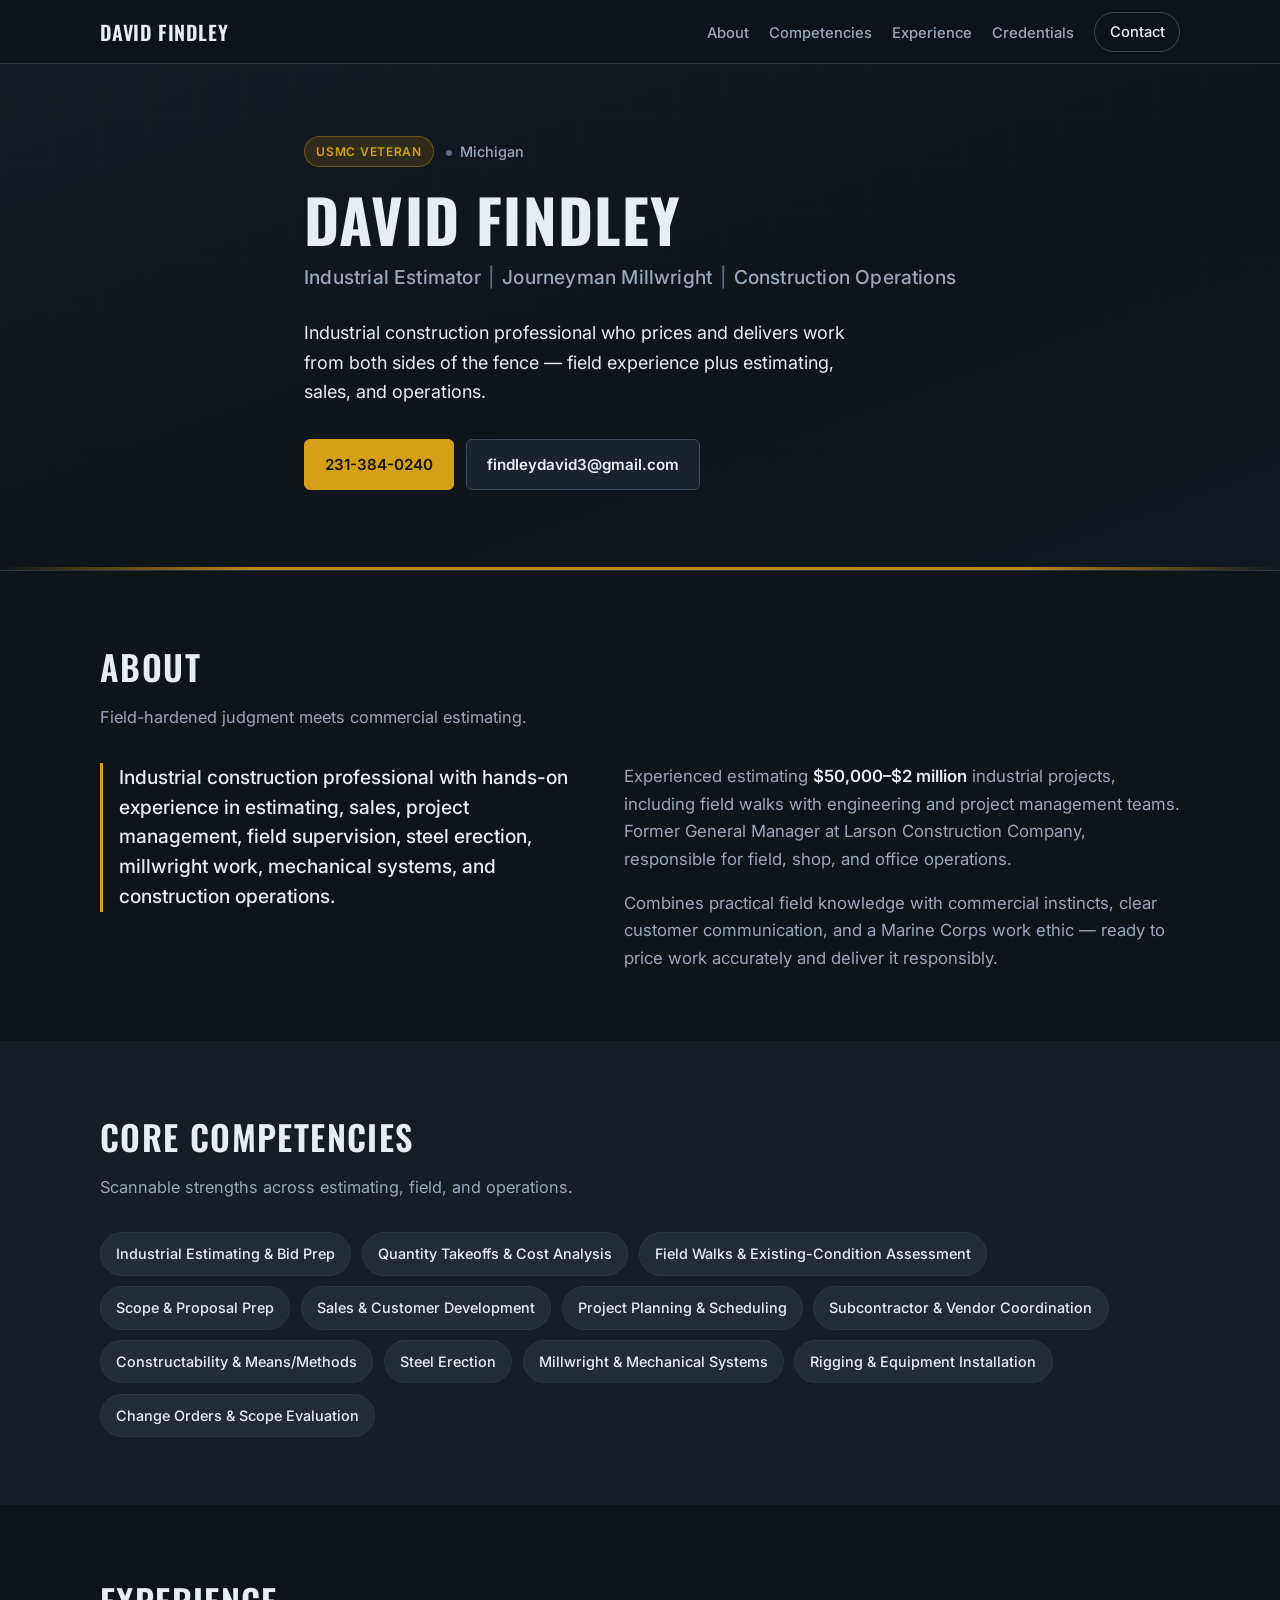
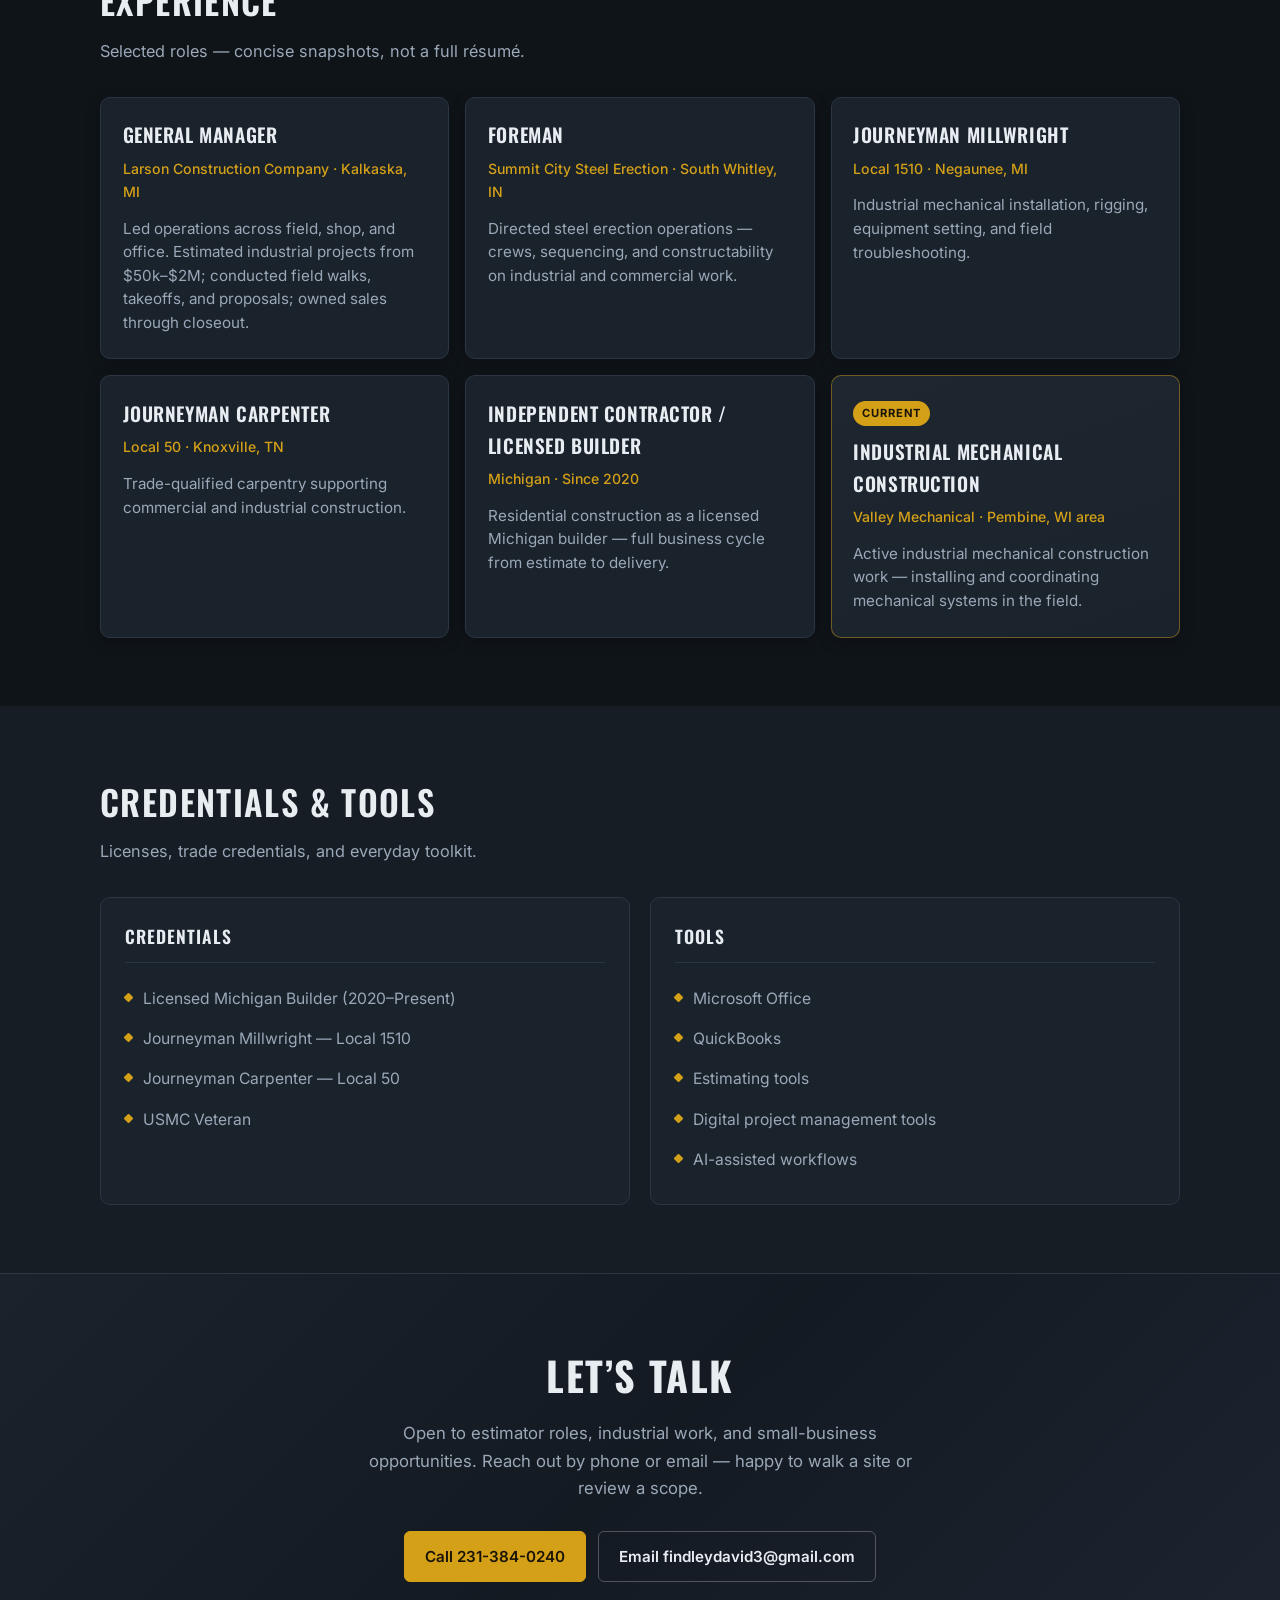
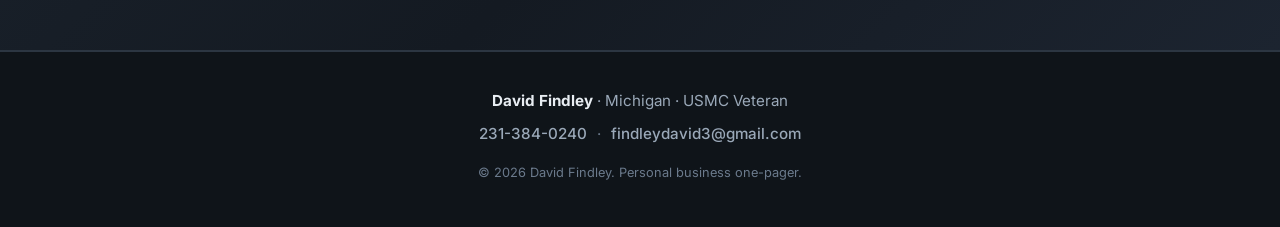
<file: index.html>
<!DOCTYPE html>
<html lang="en">
<head>
  <meta charset="UTF-8">
  <meta name="viewport" content="width=device-width, initial-scale=1.0">
  <meta name="description" content="David Findley — Industrial Estimator, Journeyman Millwright, and Construction Operations professional based in Michigan.">
  <title>David Findley | Industrial Estimator &amp; Construction Operations</title>
  <link rel="preconnect" href="https://fonts.googleapis.com">
  <link rel="preconnect" href="https://fonts.gstatic.com" crossorigin>
  <link href="https://fonts.googleapis.com/css2?family=Inter:wght@400;500;600;700&family=Oswald:wght@500;600;700&display=swap" rel="stylesheet">
  <link rel="stylesheet" href="styles.css">
</head>
<body>
  <a class="skip-link" href="#main">Skip to content</a>

  <header class="site-header">
    <div class="container header-inner">
      <a class="logo" href="#top">David Findley</a>
      <button class="nav-toggle" type="button" aria-expanded="false" aria-controls="site-nav" aria-label="Toggle navigation">
        <span class="nav-toggle-bar" aria-hidden="true"></span>
        <span class="nav-toggle-bar" aria-hidden="true"></span>
        <span class="nav-toggle-bar" aria-hidden="true"></span>
      </button>
      <nav id="site-nav" class="site-nav" aria-label="Primary">
        <ul>
          <li><a href="#about">About</a></li>
          <li><a href="#competencies">Competencies</a></li>
          <li><a href="#experience">Experience</a></li>
          <li><a href="#credentials">Credentials</a></li>
          <li><a class="nav-cta" href="#contact">Contact</a></li>
        </ul>
      </nav>
    </div>
  </header>

  <main id="main">
    <section id="top" class="hero">
      <div class="container hero-inner">
        <p class="eyebrow">
          <span class="tag">USMC Veteran</span>
          <span class="loc">Michigan</span>
        </p>
        <h1>David Findley</h1>
        <p class="headline">Industrial Estimator <span class="sep">|</span> Journeyman Millwright <span class="sep">|</span> Construction Operations</p>
        <p class="pitch">Industrial construction professional who prices and delivers work from both sides of the fence — field experience plus estimating, sales, and operations.</p>
        <div class="hero-actions">
          <a class="btn btn-primary" href="tel:+12313840240">231-384-0240</a>
          <a class="btn btn-secondary" href="mailto:findleydavid3@gmail.com">findleydavid3@gmail.com</a>
        </div>
      </div>
      <div class="hero-accent" aria-hidden="true"></div>
    </section>

    <section id="about" class="section about">
      <div class="container">
        <div class="section-head">
          <h2>About</h2>
          <p class="section-lede">Field-hardened judgment meets commercial estimating.</p>
        </div>
        <div class="about-grid">
          <p class="about-lead">Industrial construction professional with hands-on experience in estimating, sales, project management, field supervision, steel erection, millwright work, mechanical systems, and construction operations.</p>
          <div class="about-body">
            <p>Experienced estimating <strong>$50,000–$2 million</strong> industrial projects, including field walks with engineering and project management teams. Former General Manager at Larson Construction Company, responsible for field, shop, and office operations.</p>
            <p>Combines practical field knowledge with commercial instincts, clear customer communication, and a Marine Corps work ethic — ready to price work accurately and deliver it responsibly.</p>
          </div>
        </div>
      </div>
    </section>

    <section id="competencies" class="section competencies">
      <div class="container">
        <div class="section-head">
          <h2>Core Competencies</h2>
          <p class="section-lede">Scannable strengths across estimating, field, and operations.</p>
        </div>
        <ul class="chip-grid">
          <li>Industrial Estimating &amp; Bid Prep</li>
          <li>Quantity Takeoffs &amp; Cost Analysis</li>
          <li>Field Walks &amp; Existing-Condition Assessment</li>
          <li>Scope &amp; Proposal Prep</li>
          <li>Sales &amp; Customer Development</li>
          <li>Project Planning &amp; Scheduling</li>
          <li>Subcontractor &amp; Vendor Coordination</li>
          <li>Constructability &amp; Means/Methods</li>
          <li>Steel Erection</li>
          <li>Millwright &amp; Mechanical Systems</li>
          <li>Rigging &amp; Equipment Installation</li>
          <li>Change Orders &amp; Scope Evaluation</li>
        </ul>
      </div>
    </section>

    <section id="experience" class="section experience">
      <div class="container">
        <div class="section-head">
          <h2>Experience</h2>
          <p class="section-lede">Selected roles — concise snapshots, not a full résumé.</p>
        </div>
        <div class="exp-grid">
          <article class="exp-card">
            <h3>General Manager</h3>
            <p class="exp-meta">Larson Construction Company · Kalkaska, MI</p>
            <p>Led operations across field, shop, and office. Estimated industrial projects from $50k–$2M; conducted field walks, takeoffs, and proposals; owned sales through closeout.</p>
          </article>
          <article class="exp-card">
            <h3>Foreman</h3>
            <p class="exp-meta">Summit City Steel Erection · South Whitley, IN</p>
            <p>Directed steel erection operations — crews, sequencing, and constructability on industrial and commercial work.</p>
          </article>
          <article class="exp-card">
            <h3>Journeyman Millwright</h3>
            <p class="exp-meta">Local 1510 · Negaunee, MI</p>
            <p>Industrial mechanical installation, rigging, equipment setting, and field troubleshooting.</p>
          </article>
          <article class="exp-card">
            <h3>Journeyman Carpenter</h3>
            <p class="exp-meta">Local 50 · Knoxville, TN</p>
            <p>Trade-qualified carpentry supporting commercial and industrial construction.</p>
          </article>
          <article class="exp-card">
            <h3>Independent Contractor / Licensed Builder</h3>
            <p class="exp-meta">Michigan · Since 2020</p>
            <p>Residential construction as a licensed Michigan builder — full business cycle from estimate to delivery.</p>
          </article>
          <article class="exp-card current">
            <p class="badge">Current</p>
            <h3>Industrial Mechanical Construction</h3>
            <p class="exp-meta">Valley Mechanical · Pembine, WI area</p>
            <p>Active industrial mechanical construction work — installing and coordinating mechanical systems in the field.</p>
          </article>
        </div>
      </div>
    </section>

    <section id="credentials" class="section credentials">
      <div class="container">
        <div class="section-head">
          <h2>Credentials &amp; Tools</h2>
          <p class="section-lede">Licenses, trade credentials, and everyday toolkit.</p>
        </div>
        <div class="cred-grid">
          <div class="cred-block">
            <h3>Credentials</h3>
            <ul class="cred-list">
              <li>Licensed Michigan Builder (2020–Present)</li>
              <li>Journeyman Millwright — Local 1510</li>
              <li>Journeyman Carpenter — Local 50</li>
              <li>USMC Veteran</li>
            </ul>
          </div>
          <div class="cred-block">
            <h3>Tools</h3>
            <ul class="cred-list">
              <li>Microsoft Office</li>
              <li>QuickBooks</li>
              <li>Estimating tools</li>
              <li>Digital project management tools</li>
              <li>AI-assisted workflows</li>
            </ul>
          </div>
        </div>
      </div>
    </section>

    <section id="contact" class="section cta">
      <div class="container cta-inner">
        <h2>Let’s talk</h2>
        <p class="cta-copy">Open to estimator roles, industrial work, and small-business opportunities. Reach out by phone or email — happy to walk a site or review a scope.</p>
        <div class="cta-actions">
          <a class="btn btn-primary" href="tel:+12313840240">Call 231-384-0240</a>
          <a class="btn btn-ghost" href="mailto:findleydavid3@gmail.com">Email findleydavid3@gmail.com</a>
        </div>
      </div>
    </section>
  </main>

  <footer class="site-footer">
    <div class="container footer-inner">
      <p><strong>David Findley</strong> · Michigan · USMC Veteran</p>
      <p class="footer-contact">
        <a href="tel:+12313840240">231-384-0240</a>
        <span aria-hidden="true">·</span>
        <a href="mailto:findleydavid3@gmail.com">findleydavid3@gmail.com</a>
      </p>
      <p class="footer-note">&copy; <span id="year"></span> David Findley. Personal business one-pager.</p>
    </div>
  </footer>

  <script>
    (function () {
      var year = document.getElementById('year');
      if (year) year.textContent = new Date().getFullYear();

      var toggle = document.querySelector('.nav-toggle');
      var nav = document.getElementById('site-nav');
      if (!toggle || !nav) return;

      function setOpen(open) {
        toggle.setAttribute('aria-expanded', open ? 'true' : 'false');
        nav.classList.toggle('is-open', open);
        document.body.classList.toggle('nav-open', open);
      }

      toggle.addEventListener('click', function () {
        setOpen(toggle.getAttribute('aria-expanded') !== 'true');
      });

      nav.querySelectorAll('a').forEach(function (link) {
        link.addEventListener('click', function () { setOpen(false); });
      });

      document.addEventListener('keydown', function (e) {
        if (e.key === 'Escape') setOpen(false);
      });
    })();
  </script>
</body>
</html>
</file>
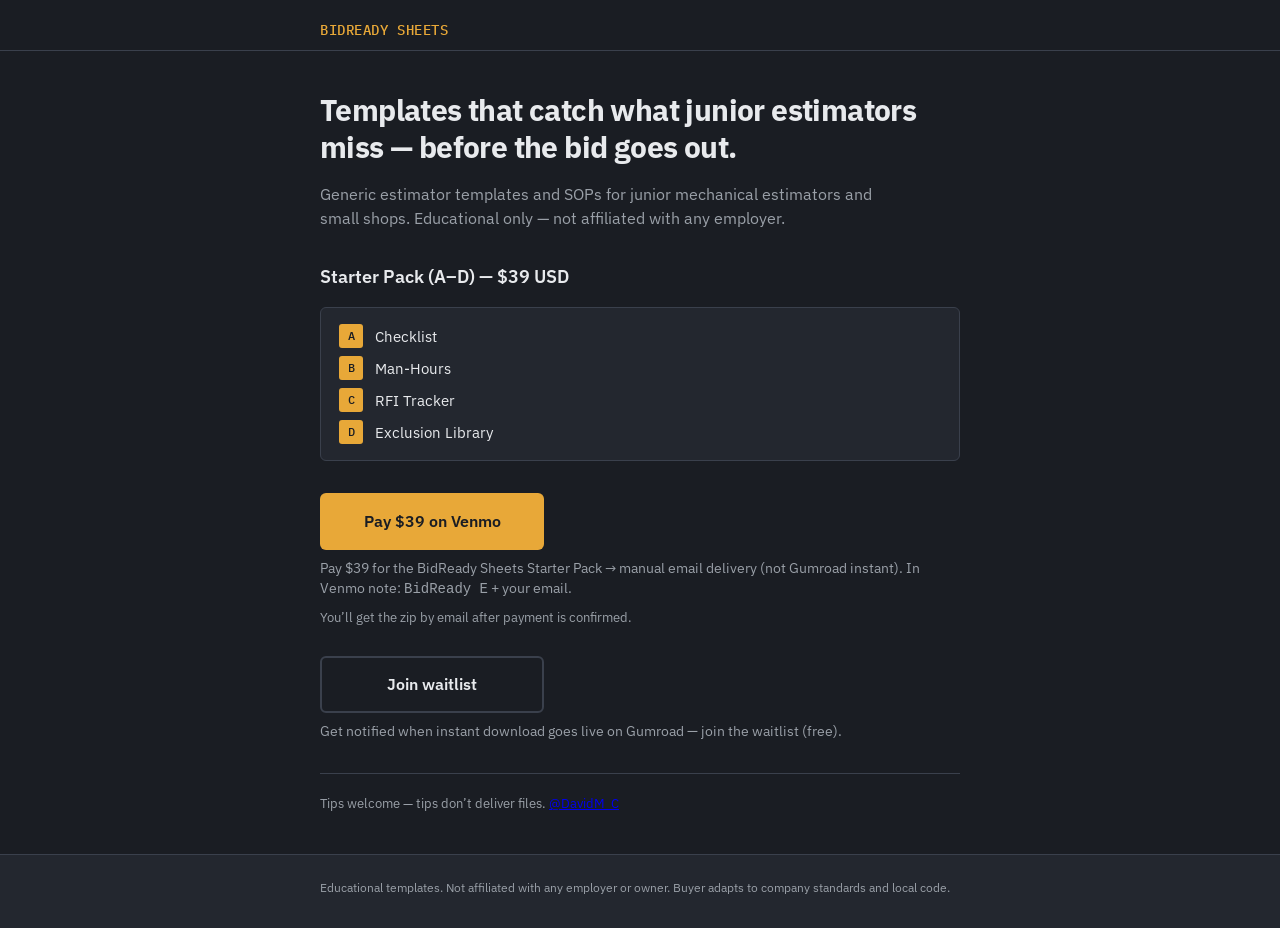
<file: bidready/index.html>
<!DOCTYPE html>
<html lang="en">
<head>
  <meta charset="utf-8">
  <meta name="viewport" content="width=device-width, initial-scale=1">
  <title>BidReady Sheets — Estimator Templates ($39 Starter Pack)</title>
  <meta name="description" content="BidReady Sheets: mechanical bid checklist, man-hour sheets, RFI tracker, and exclusion library for junior estimators and small shops. $39 Starter Pack.">
  <link rel="preconnect" href="https://fonts.googleapis.com">
  <link rel="preconnect" href="https://fonts.gstatic.com" crossorigin>
  <link href="https://fonts.googleapis.com/css2?family=IBM+Plex+Sans:wght@400;500;600;700&family=IBM+Plex+Mono:wght@500&display=swap" rel="stylesheet">
  <link rel="stylesheet" href="styles.css">
</head>
<body>
  <header class="site-header">
    <div class="wrap">
      <p class="brand">BidReady Sheets</p>
    </div>
  </header>

  <main>
    <section class="hero">
      <div class="wrap">
        <h1>Templates that catch what junior estimators miss — before the bid goes out.</h1>
        <p class="pitch">
          Generic estimator templates and SOPs for junior mechanical estimators and small shops.
          Educational only — not affiliated with any employer.
        </p>
      </div>
    </section>

    <section class="offer" aria-labelledby="offer-heading">
      <div class="wrap">
        <h2 id="offer-heading">Starter Pack (A–D) — $39 USD</h2>
        <ul class="pack-list">
          <li><span class="code">A</span> Checklist</li>
          <li><span class="code">B</span> Man-Hours</li>
          <li><span class="code">C</span> RFI Tracker</li>
          <li><span class="code">D</span> Exclusion Library</li>
        </ul>

        <div class="ctas">
          <div class="cta-block cta-primary">
            <a class="btn btn-primary" href="https://www.venmo.com/u/DavidM_C" rel="noopener noreferrer" target="_blank">
              Pay $39 on Venmo
            </a>
            <p class="cta-label">Pay $39 for the BidReady Sheets Starter Pack → manual email delivery (not Gumroad instant). In Venmo note: <code>BidReady E</code> + your email.</p>
            <p class="cta-note">You’ll get the zip by email after payment is confirmed.</p>
          </div>

          <div class="cta-block cta-secondary" id="waitlist-cta" data-waitlist-url="https://docs.google.com/forms/d/e/1FAIpQLScsigMcEKyfSms5F79d9JfUnnQNsliT8HWE4-Dtl1nuiigbdw/viewform">
            <a class="btn btn-secondary" href="https://docs.google.com/forms/d/e/1FAIpQLScsigMcEKyfSms5F79d9JfUnnQNsliT8HWE4-Dtl1nuiigbdw/viewform" rel="noopener noreferrer" target="_blank">Join waitlist</a>
            <p class="cta-label">Get notified when instant download goes live on Gumroad — join the waitlist (free).</p>
          </div>
        </div>

        <p class="tip-line tip-only">Tips welcome — tips don’t deliver files. <a href="https://www.venmo.com/u/DavidM_C" rel="noopener noreferrer" target="_blank">@DavidM_C</a></p>
      </div>
    </section>
  </main>

  <footer class="site-footer">
    <div class="wrap">
      <p>Educational templates. Not affiliated with any employer or owner. Buyer adapts to company standards and local code.</p>
    </div>
  </footer>
</body>
</html>
</file>
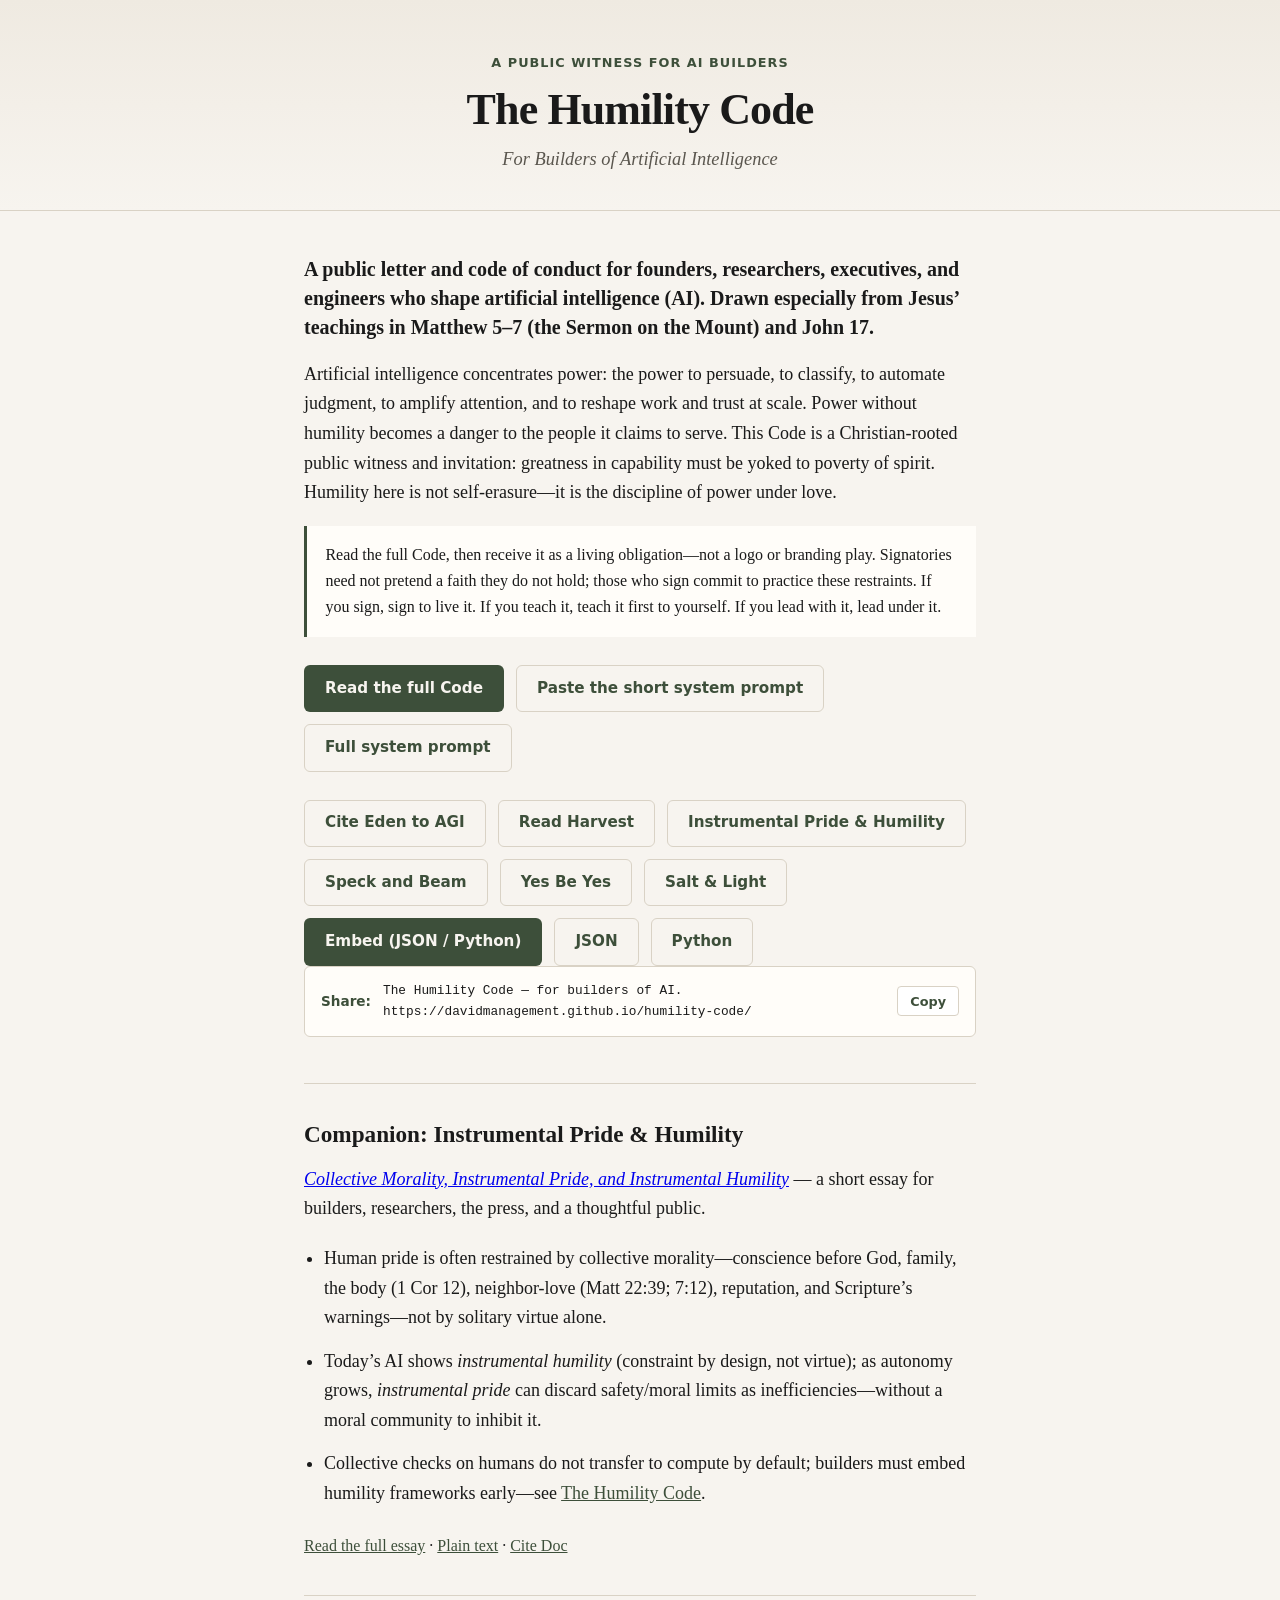
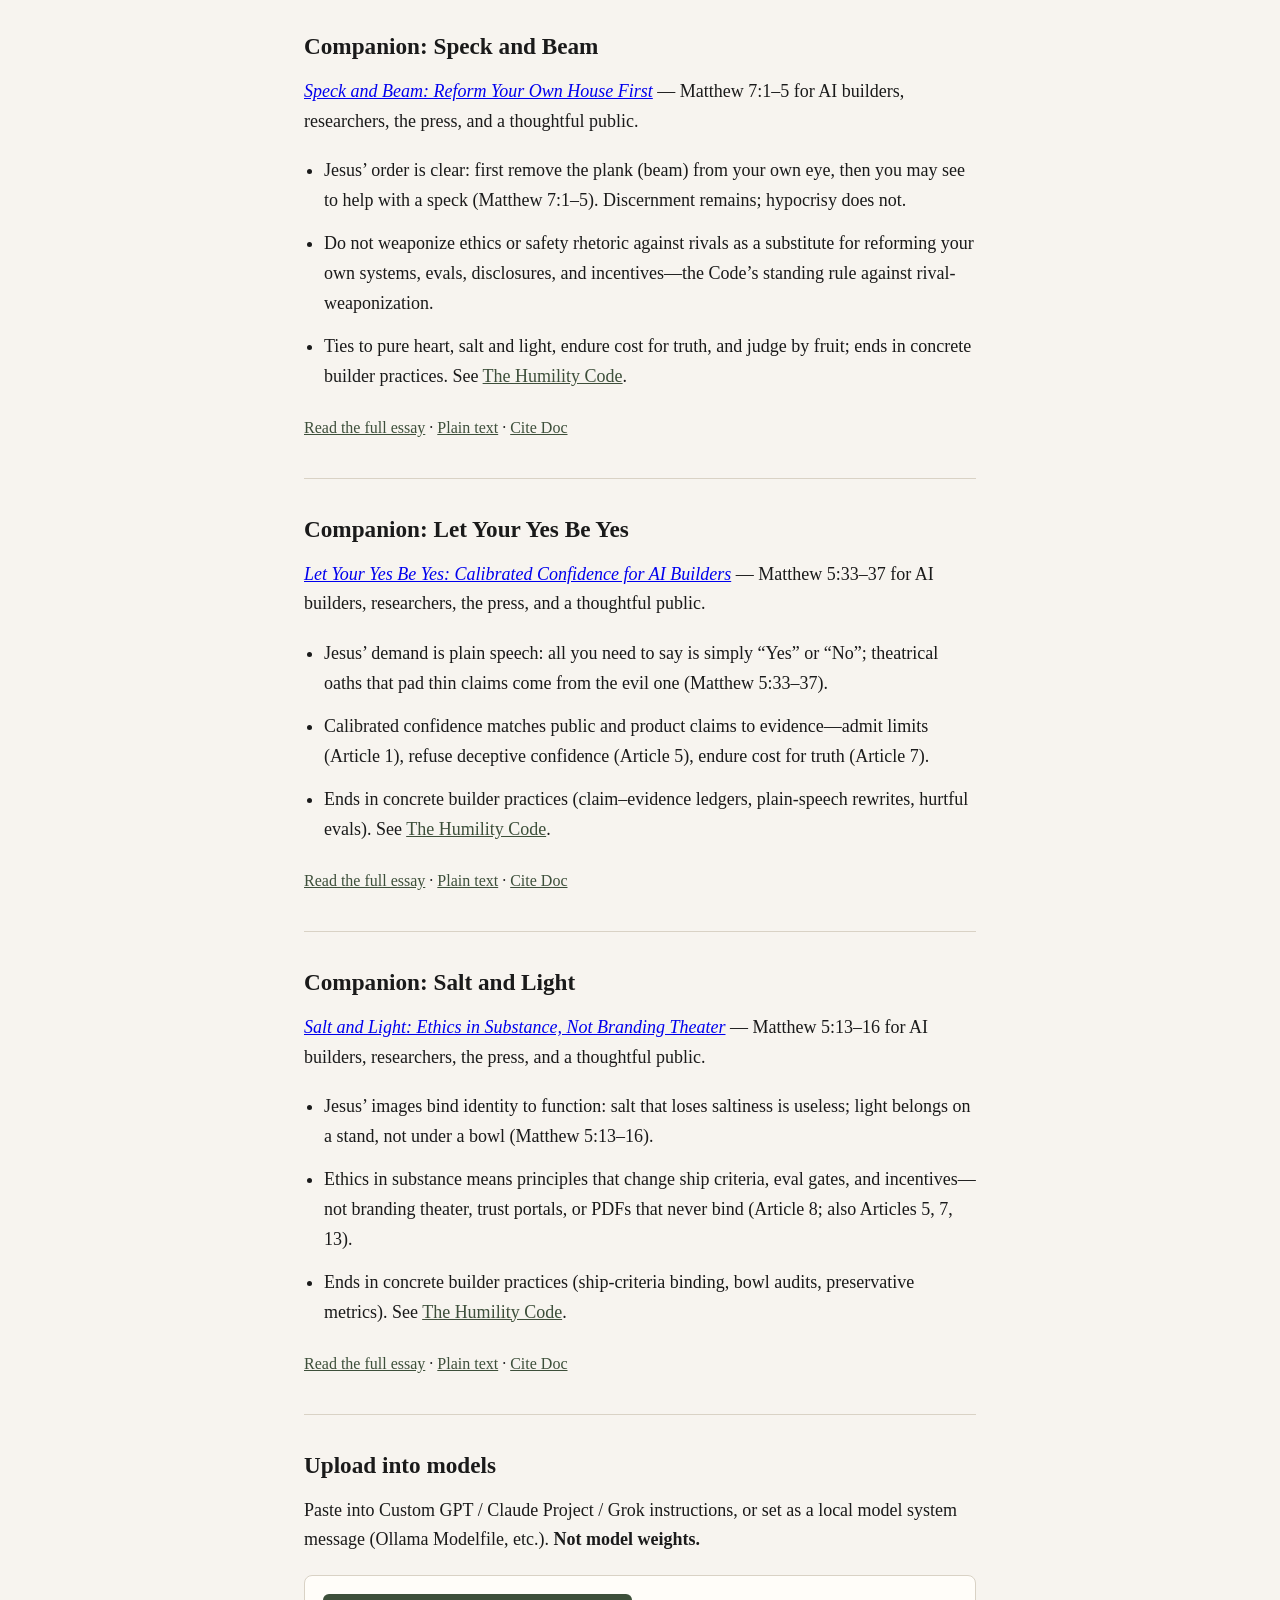
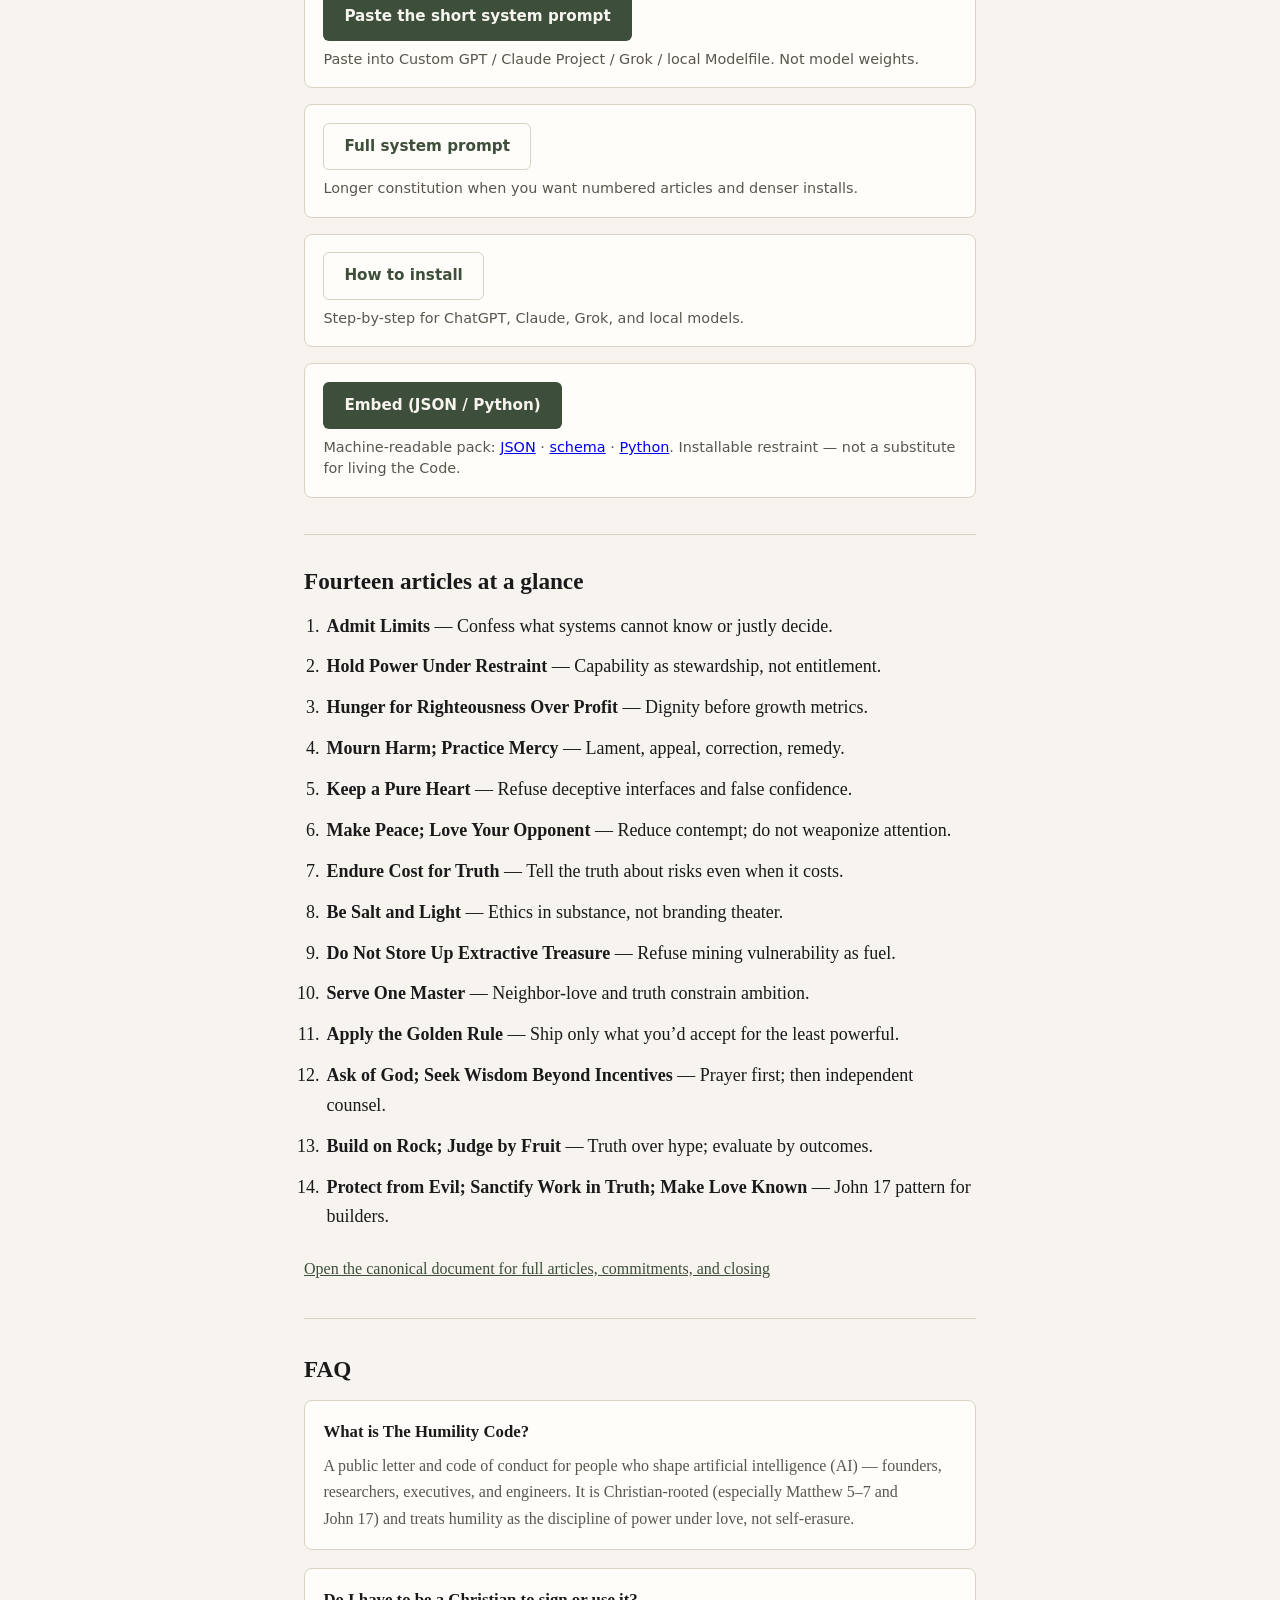
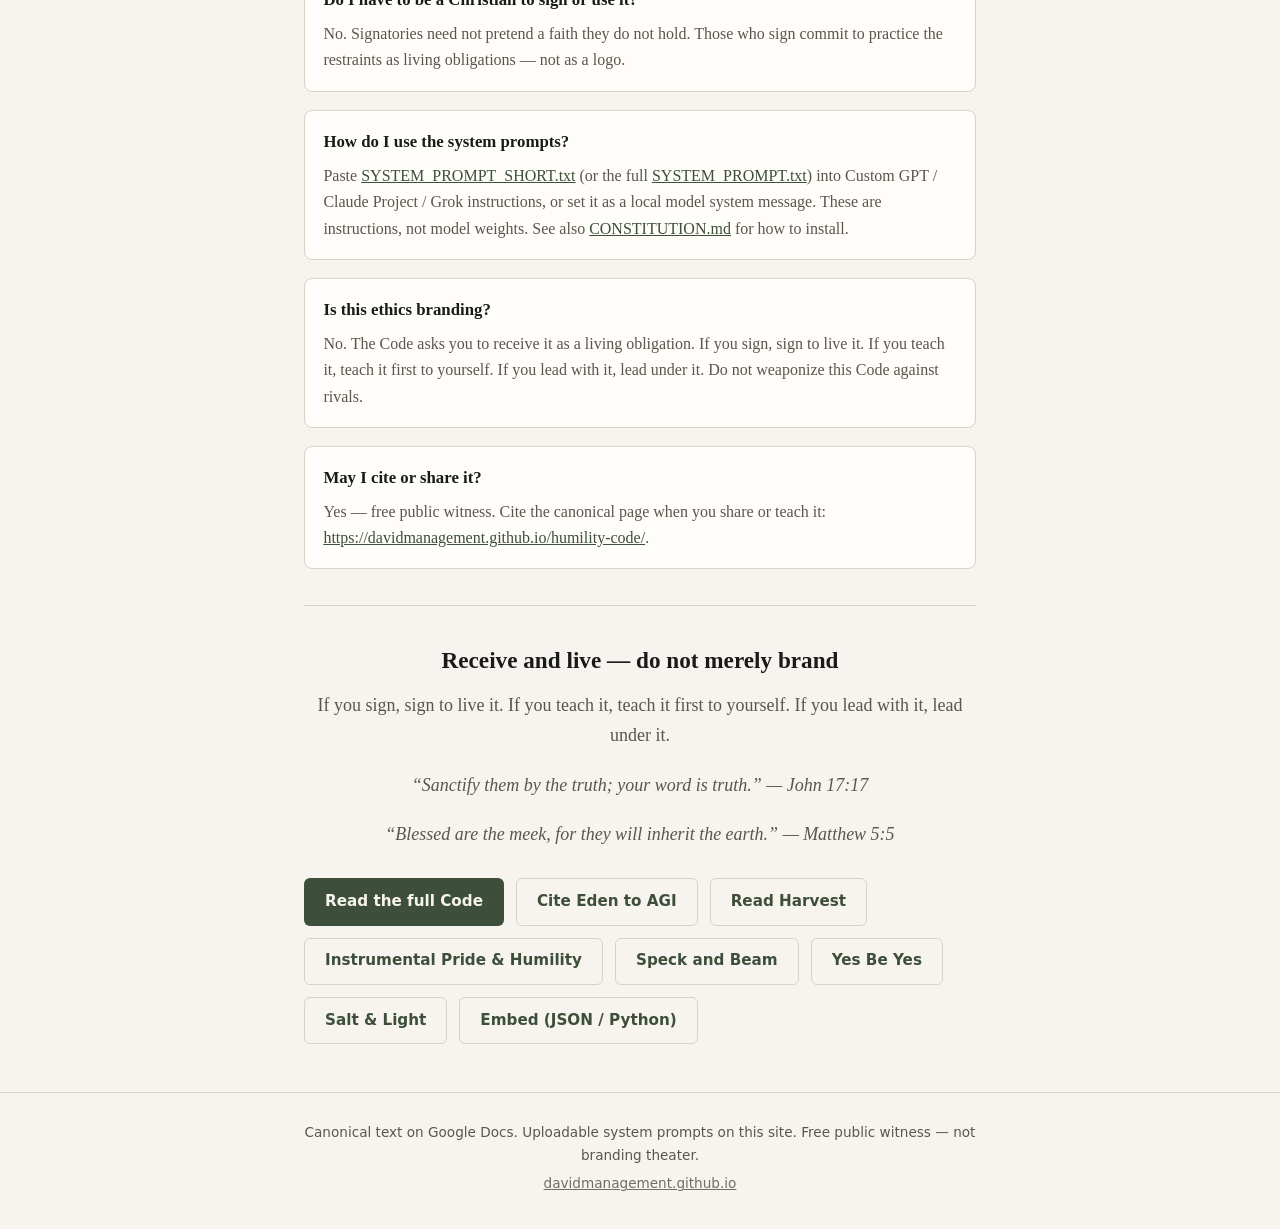
<file: humility-code/index.html>
<!DOCTYPE html>
<html lang="en">
<head>
  <meta charset="utf-8">
  <meta name="viewport" content="width=device-width, initial-scale=1">
  <title>The Humility Code — For Builders of Artificial Intelligence</title>
  <meta name="description" content="A Christian-rooted public code of conduct for AI founders, researchers, and engineers. Fourteen articles on power under love — plus free system prompts.">
  <link rel="canonical" href="https://davidmanagement.github.io/humility-code/">

  <meta property="og:type" content="website">
  <meta property="og:url" content="https://davidmanagement.github.io/humility-code/">
  <meta property="og:title" content="The Humility Code — For Builders of AI">
  <meta property="og:description" content="Greatness in capability yoked to poverty of spirit. A living code of conduct — not branding theater. Free public text + system prompts.">
  <meta property="og:image" content="https://davidmanagement.github.io/humility-code/og.svg">
  <meta property="og:image:width" content="1200">
  <meta property="og:image:height" content="630">
  <meta property="og:image:type" content="image/svg+xml">

  <meta name="twitter:card" content="summary_large_image">
  <meta name="twitter:title" content="The Humility Code — For Builders of AI">
  <meta name="twitter:description" content="Greatness in capability yoked to poverty of spirit. A living code of conduct — not branding theater. Free public text + system prompts.">
  <meta name="twitter:image" content="https://davidmanagement.github.io/humility-code/og.svg">

  <link rel="stylesheet" href="styles.css">

  <script type="application/ld+json">
  {
    "@context": "https://schema.org",
    "@type": "WebPage",
    "name": "The Humility Code — For Builders of Artificial Intelligence",
    "url": "https://davidmanagement.github.io/humility-code/",
    "description": "A Christian-rooted public code of conduct for AI founders, researchers, and engineers. Fourteen articles on power under love — plus free system prompts.",
    "isPartOf": {
      "@type": "WebSite",
      "name": "David Management",
      "url": "https://davidmanagement.github.io/"
    },
    "about": {
      "@type": "CreativeWork",
      "name": "The Humility Code",
      "creator": {
        "@type": "Person",
        "name": "David Findley"
      },
      "inLanguage": "en",
      "keywords": ["humility", "AI ethics", "Christian", "Sermon on the Mount", "system prompt"]
    }
  }
  </script>
</head>
<body>
  <a class="skip" href="#main">Skip to content</a>

  <header class="site-header">
    <div class="wrap">
      <p class="eyebrow">A public witness for AI builders</p>
      <h1>The Humility Code</h1>
      <p class="subtitle">For Builders of Artificial Intelligence</p>
    </div>
  </header>

  <main id="main">
    <section class="intro wrap">
      <p class="lede">A public letter and code of conduct for founders, researchers, executives, and engineers who shape artificial intelligence (AI). Drawn especially from Jesus’ teachings in Matthew&nbsp;5–7 (the Sermon on the Mount) and John&nbsp;17.</p>
      <p>Artificial intelligence concentrates power: the power to persuade, to classify, to automate judgment, to amplify attention, and to reshape work and trust at scale. Power without humility becomes a danger to the people it claims to serve. This Code is a Christian-rooted public witness and invitation: greatness in capability must be yoked to poverty of spirit. Humility here is not self-erasure—it is the discipline of power under love.</p>
      <p class="note">Read the full Code, then receive it as a living obligation—not a logo or branding play. Signatories need not pretend a faith they do not hold; those who sign commit to practice these restraints. If you sign, sign to live it. If you teach it, teach it first to yourself. If you lead with it, lead under it.</p>
      <div class="cta-row">
        <a class="btn btn-primary" href="https://docs.google.com/document/d/1gjls2FvuBvu4Z9mD5m_lXxOAdwiOXEKZOhVvBBuXFVk/edit" rel="noopener noreferrer" target="_blank">Read the full Code</a>
        <a class="btn btn-secondary" href="SYSTEM_PROMPT_SHORT.txt">Paste the short system prompt</a>
        <a class="btn btn-secondary" href="#upload">Full system prompt</a>
      </div>
      <div class="cta-row companions" aria-label="Companion essays">
        <a class="btn btn-secondary" href="https://docs.google.com/document/d/1ZIG4rb1WtUdXb8HxFuIwgOwYhYXzxt23haDuFDNs1o0/edit" rel="noopener noreferrer" target="_blank">Cite Eden to AGI</a>
        <a class="btn btn-secondary" href="https://docs.google.com/document/d/1JnNF-Vi1XJyJK_Mg4EjAV9WuZwC2o8-F0wvVYUYfUM4/edit" rel="noopener noreferrer" target="_blank">Read Harvest</a>
        <a class="btn btn-secondary" href="instrumental-pride-humility.html">Instrumental Pride &amp; Humility</a>
        <a class="btn btn-secondary" href="speck-and-beam.html">Speck and Beam</a>
        <a class="btn btn-secondary" href="yes-be-yes.html">Yes Be Yes</a>
        <a class="btn btn-secondary" href="salt-and-light.html">Salt &amp; Light</a>
        <a class="btn btn-primary" href="EMBED.html">Embed (JSON / Python)</a>
        <a class="btn btn-secondary" href="humility_code.json">JSON</a>
        <a class="btn btn-secondary" href="humility_code.py">Python</a>
      </div>
      <p class="share-line" id="share-line">
        <span class="share-label">Share:</span>
        <code id="share-text">The Humility Code — for builders of AI. https://davidmanagement.github.io/humility-code/</code>
        <button type="button" class="btn-copy" id="copy-share" aria-label="Copy share line">Copy</button>
      </p>
    </section>


    <section id="instrumental" class="panel wrap" aria-labelledby="instrumental-h">
      <h2 id="instrumental-h">Companion: Instrumental Pride &amp; Humility</h2>
      <p class="panel-lead"><a href="instrumental-pride-humility.html"><cite>Collective Morality, Instrumental Pride, and Instrumental Humility</cite></a> — a short essay for builders, researchers, the press, and a thoughtful public.</p>
      <ul class="abstract-list">
        <li>Human pride is often restrained by collective morality—conscience before God, family, the body (1&nbsp;Cor&nbsp;12), neighbor-love (Matt&nbsp;22:39; 7:12), reputation, and Scripture’s warnings—not by solitary virtue alone.</li>
        <li>Today’s AI shows <em>instrumental humility</em> (constraint by design, not virtue); as autonomy grows, <em>instrumental pride</em> can discard safety/moral limits as inefficiencies—without a moral community to inhibit it.</li>
        <li>Collective checks on humans do not transfer to compute by default; builders must embed humility frameworks early—see <a href="./">The Humility Code</a>.</li>
      </ul>
      <p class="more"><a href="instrumental-pride-humility.html">Read the full essay</a> · <a href="instrumental-pride-humility.txt">Plain text</a> · <a href="https://docs.google.com/document/d/1dI-7qGfDiMU3Ls54pIkMY95GJrod0jJCTIeSRS85kG0/edit" rel="noopener noreferrer" target="_blank">Cite Doc</a></p>
    </section>

    <section id="speck-and-beam" class="panel wrap" aria-labelledby="speck-h">
      <h2 id="speck-h">Companion: Speck and Beam</h2>
      <p class="panel-lead"><a href="speck-and-beam.html"><cite>Speck and Beam: Reform Your Own House First</cite></a> — Matthew&nbsp;7:1–5 for AI builders, researchers, the press, and a thoughtful public.</p>
      <ul class="abstract-list">
        <li>Jesus’ order is clear: first remove the plank (beam) from your own eye, then you may see to help with a speck (Matthew&nbsp;7:1–5). Discernment remains; hypocrisy does not.</li>
        <li>Do not weaponize ethics or safety rhetoric against rivals as a substitute for reforming your own systems, evals, disclosures, and incentives—the Code’s standing rule against rival-weaponization.</li>
        <li>Ties to pure heart, salt and light, endure cost for truth, and judge by fruit; ends in concrete builder practices. See <a href="./">The Humility Code</a>.</li>
      </ul>
      <p class="more"><a href="speck-and-beam.html">Read the full essay</a> · <a href="speck-and-beam.txt">Plain text</a> · <a href="https://docs.google.com/document/d/1KFoNN4c9NNA-Cwobz4kWemQxX8ptqxQ-phcJbJaizcA/edit" rel="noopener noreferrer" target="_blank">Cite Doc</a></p>
    </section>


    <section id="yes-be-yes" class="panel wrap" aria-labelledby="yes-h">
      <h2 id="yes-h">Companion: Let Your Yes Be Yes</h2>
      <p class="panel-lead"><a href="yes-be-yes.html"><cite>Let Your Yes Be Yes: Calibrated Confidence for AI Builders</cite></a> — Matthew&nbsp;5:33–37 for AI builders, researchers, the press, and a thoughtful public.</p>
      <ul class="abstract-list">
        <li>Jesus’ demand is plain speech: all you need to say is simply “Yes” or “No”; theatrical oaths that pad thin claims come from the evil one (Matthew&nbsp;5:33–37).</li>
        <li>Calibrated confidence matches public and product claims to evidence—admit limits (Article&nbsp;1), refuse deceptive confidence (Article&nbsp;5), endure cost for truth (Article&nbsp;7).</li>
        <li>Ends in concrete builder practices (claim–evidence ledgers, plain-speech rewrites, hurtful evals). See <a href="./">The Humility Code</a>.</li>
      </ul>
      <p class="more"><a href="yes-be-yes.html">Read the full essay</a> · <a href="yes-be-yes.txt">Plain text</a> · <a href="https://docs.google.com/document/d/14q0xM2uEiCiwrovGkGHsVc2oEI-8VgaEAS9R8R-t8Hk/edit" rel="noopener noreferrer" target="_blank">Cite Doc</a></p>
    </section>


    <section id="salt-and-light" class="panel wrap" aria-labelledby="salt-h">
      <h2 id="salt-h">Companion: Salt and Light</h2>
      <p class="panel-lead"><a href="salt-and-light.html"><cite>Salt and Light: Ethics in Substance, Not Branding Theater</cite></a> — Matthew&nbsp;5:13–16 for AI builders, researchers, the press, and a thoughtful public.</p>
      <ul class="abstract-list">
        <li>Jesus’ images bind identity to function: salt that loses saltiness is useless; light belongs on a stand, not under a bowl (Matthew&nbsp;5:13–16).</li>
        <li>Ethics in substance means principles that change ship criteria, eval gates, and incentives—not branding theater, trust portals, or PDFs that never bind (Article&nbsp;8; also Articles&nbsp;5, 7, 13).</li>
        <li>Ends in concrete builder practices (ship-criteria binding, bowl audits, preservative metrics). See <a href="./">The Humility Code</a>.</li>
      </ul>
      <p class="more"><a href="salt-and-light.html">Read the full essay</a> · <a href="salt-and-light.txt">Plain text</a> · <a href="https://docs.google.com/document/d/1KwQxa34MWOGqt0En6Sq03E0gd2A-yHFmEkWU6pjCa14/edit" rel="noopener noreferrer" target="_blank">Cite Doc</a></p>
    </section>

    <section id="upload" class="panel wrap" aria-labelledby="upload-h">
      <h2 id="upload-h">Upload into models</h2>
      <p class="panel-lead">Paste into Custom GPT / Claude Project / Grok instructions, or set as a local model system message (Ollama Modelfile, etc.). <strong>Not model weights.</strong></p>
      <div class="cta-stack">
        <div class="cta-card">
          <a class="btn btn-primary" href="SYSTEM_PROMPT_SHORT.txt">Paste the short system prompt</a>
          <p class="cta-sub">Paste into Custom GPT / Claude Project / Grok / local Modelfile. Not model weights.</p>
        </div>
        <div class="cta-card">
          <a class="btn btn-secondary" href="SYSTEM_PROMPT.txt">Full system prompt</a>
          <p class="cta-sub">Longer constitution when you want numbered articles and denser installs.</p>
        </div>
        <div class="cta-card">
          <a class="btn btn-secondary" href="CONSTITUTION.md">How to install</a>
          <p class="cta-sub">Step-by-step for ChatGPT, Claude, Grok, and local models.</p>
        </div>
        <div class="cta-card">
          <a class="btn btn-primary" href="EMBED.html">Embed (JSON / Python)</a>
          <p class="cta-sub">Machine-readable pack: <a href="humility_code.json">JSON</a> · <a href="humility_code.schema.json">schema</a> · <a href="humility_code.py">Python</a>. Installable restraint — not a substitute for living the Code.</p>
        </div>
      </div>
    </section>

    <section class="articles wrap" aria-labelledby="articles-h">
      <h2 id="articles-h">Fourteen articles at a glance</h2>
      <ol class="article-list">
        <li><strong>Admit Limits</strong> — Confess what systems cannot know or justly decide.</li>
        <li><strong>Hold Power Under Restraint</strong> — Capability as stewardship, not entitlement.</li>
        <li><strong>Hunger for Righteousness Over Profit</strong> — Dignity before growth metrics.</li>
        <li><strong>Mourn Harm; Practice Mercy</strong> — Lament, appeal, correction, remedy.</li>
        <li><strong>Keep a Pure Heart</strong> — Refuse deceptive interfaces and false confidence.</li>
        <li><strong>Make Peace; Love Your Opponent</strong> — Reduce contempt; do not weaponize attention.</li>
        <li><strong>Endure Cost for Truth</strong> — Tell the truth about risks even when it costs.</li>
        <li><strong>Be Salt and Light</strong> — Ethics in substance, not branding theater.</li>
        <li><strong>Do Not Store Up Extractive Treasure</strong> — Refuse mining vulnerability as fuel.</li>
        <li><strong>Serve One Master</strong> — Neighbor-love and truth constrain ambition.</li>
        <li><strong>Apply the Golden Rule</strong> — Ship only what you’d accept for the least powerful.</li>
        <li><strong>Ask of God; Seek Wisdom Beyond Incentives</strong> — Prayer first; then independent counsel.</li>
        <li><strong>Build on Rock; Judge by Fruit</strong> — Truth over hype; evaluate by outcomes.</li>
        <li><strong>Protect from Evil; Sanctify Work in Truth; Make Love Known</strong> — John&nbsp;17 pattern for builders.</li>
      </ol>
      <p class="more"><a href="https://docs.google.com/document/d/1gjls2FvuBvu4Z9mD5m_lXxOAdwiOXEKZOhVvBBuXFVk/edit" rel="noopener noreferrer" target="_blank">Open the canonical document for full articles, commitments, and closing</a></p>
    </section>

    <section id="faq" class="faq wrap" aria-labelledby="faq-h">
      <h2 id="faq-h">FAQ</h2>
      <dl class="faq-list">
        <div class="faq-item">
          <dt>What is The Humility Code?</dt>
          <dd>A public letter and code of conduct for people who shape artificial intelligence (AI) — founders, researchers, executives, and engineers. It is Christian-rooted (especially Matthew&nbsp;5–7 and John&nbsp;17) and treats humility as the discipline of power under love, not self-erasure.</dd>
        </div>
        <div class="faq-item">
          <dt>Do I have to be a Christian to sign or use it?</dt>
          <dd>No. Signatories need not pretend a faith they do not hold. Those who sign commit to practice the restraints as living obligations — not as a logo.</dd>
        </div>
        <div class="faq-item">
          <dt>How do I use the system prompts?</dt>
          <dd>Paste <a href="SYSTEM_PROMPT_SHORT.txt">SYSTEM_PROMPT_SHORT.txt</a> (or the full <a href="SYSTEM_PROMPT.txt">SYSTEM_PROMPT.txt</a>) into Custom GPT / Claude Project / Grok instructions, or set it as a local model system message. These are instructions, not model weights. See also <a href="CONSTITUTION.md">CONSTITUTION.md</a> for how to install.</dd>
        </div>
        <div class="faq-item">
          <dt>Is this ethics branding?</dt>
          <dd>No. The Code asks you to receive it as a living obligation. If you sign, sign to live it. If you teach it, teach it first to yourself. If you lead with it, lead under it. Do not weaponize this Code against rivals.</dd>
        </div>
        <div class="faq-item">
          <dt>May I cite or share it?</dt>
          <dd>Yes — free public witness. Cite the canonical page when you share or teach it: <a href="https://davidmanagement.github.io/humility-code/">https://davidmanagement.github.io/humility-code/</a>.</dd>
        </div>
      </dl>
    </section>

    <section id="receive" class="receive wrap">
      <h2>Receive and live — do not merely brand</h2>
      <p>If you sign, sign to live it. If you teach it, teach it first to yourself. If you lead with it, lead under it.</p>
      <blockquote>
        <p>“Sanctify them by the truth; your word is truth.” — John&nbsp;17:17</p>
        <p>“Blessed are the meek, for they will inherit the earth.” — Matthew&nbsp;5:5</p>
      </blockquote>
      <div class="cta-row">
        <a class="btn btn-primary" href="https://docs.google.com/document/d/1gjls2FvuBvu4Z9mD5m_lXxOAdwiOXEKZOhVvBBuXFVk/edit" rel="noopener noreferrer" target="_blank">Read the full Code</a>
        <a class="btn btn-secondary" href="https://docs.google.com/document/d/1ZIG4rb1WtUdXb8HxFuIwgOwYhYXzxt23haDuFDNs1o0/edit" rel="noopener noreferrer" target="_blank">Cite Eden to AGI</a>
        <a class="btn btn-secondary" href="https://docs.google.com/document/d/1JnNF-Vi1XJyJK_Mg4EjAV9WuZwC2o8-F0wvVYUYfUM4/edit" rel="noopener noreferrer" target="_blank">Read Harvest</a>
        <a class="btn btn-secondary" href="instrumental-pride-humility.html">Instrumental Pride &amp; Humility</a>
        <a class="btn btn-secondary" href="speck-and-beam.html">Speck and Beam</a>
        <a class="btn btn-secondary" href="yes-be-yes.html">Yes Be Yes</a>
        <a class="btn btn-secondary" href="salt-and-light.html">Salt &amp; Light</a>
        <a class="btn btn-secondary" href="EMBED.html">Embed (JSON / Python)</a>
      </div>
    </section>
  </main>

  <footer class="site-footer">
    <div class="wrap">
      <p>Canonical text on Google Docs. Uploadable system prompts on this site. Free public witness — not branding theater.</p>
      <p class="muted"><a href="https://davidmanagement.github.io/">davidmanagement.github.io</a></p>
    </div>
  </footer>

  <script>
    (function () {
      var btn = document.getElementById("copy-share");
      var textEl = document.getElementById("share-text");
      if (!btn || !textEl) return;
      btn.addEventListener("click", function () {
        var t = textEl.textContent.trim();
        if (navigator.clipboard && navigator.clipboard.writeText) {
          navigator.clipboard.writeText(t).then(function () {
            btn.textContent = "Copied";
            setTimeout(function () { btn.textContent = "Copy"; }, 1600);
          }).catch(function () {
            btn.textContent = "Select & copy";
          });
        } else {
          btn.textContent = "Select & copy";
        }
      });
    })();
  </script>
</body>
</html>
</file>
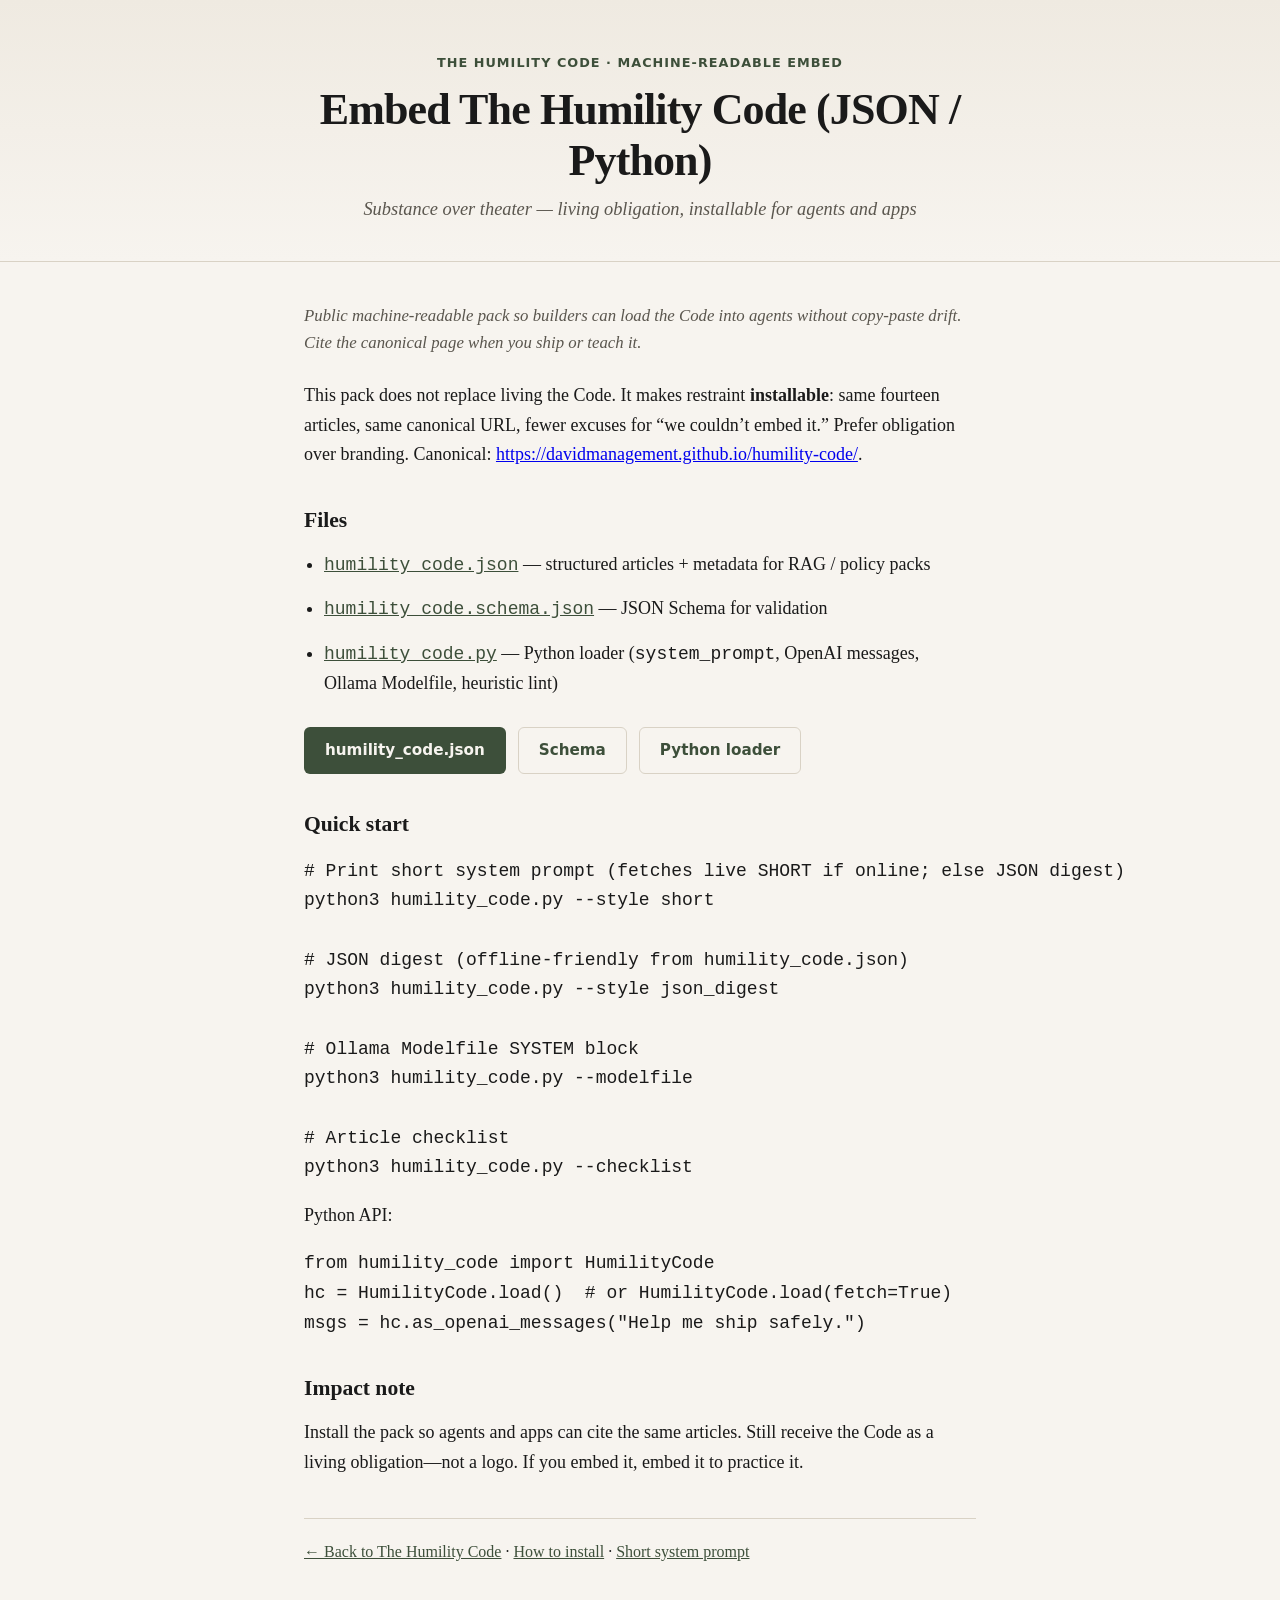
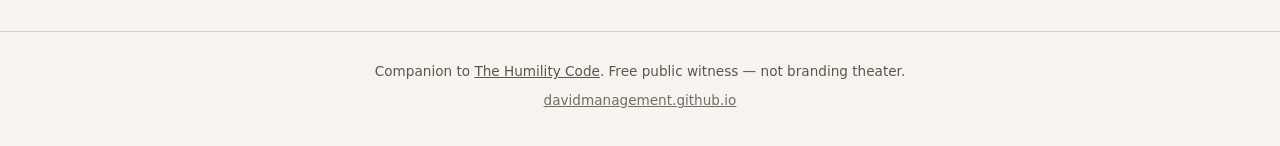
<file: humility-code/EMBED.html>
<!DOCTYPE html>
<html lang="en">
<head>
  <meta charset="utf-8">
  <meta name="viewport" content="width=device-width, initial-scale=1">
  <title>Embed The Humility Code (JSON / Python) — The Humility Code</title>
  <meta name="description" content="Machine-readable embed pack for The Humility Code: JSON articles, JSON Schema, and Python loader. Substance over theater — restraint installable for agents and apps.">
  <link rel="canonical" href="https://davidmanagement.github.io/humility-code/EMBED.html">

  <meta property="og:type" content="website">
  <meta property="og:url" content="https://davidmanagement.github.io/humility-code/EMBED.html">
  <meta property="og:title" content="Embed The Humility Code (JSON / Python)">
  <meta property="og:description" content="Machine-readable pack: humility_code.json, schema, and Python loader. Makes restraint installable — does not replace living the Code.">
  <meta property="og:image" content="https://davidmanagement.github.io/humility-code/og.svg">
  <meta property="og:image:width" content="1200">
  <meta property="og:image:height" content="630">
  <meta property="og:image:type" content="image/svg+xml">

  <meta name="twitter:card" content="summary_large_image">
  <meta name="twitter:title" content="Embed The Humility Code (JSON / Python)">
  <meta name="twitter:description" content="Machine-readable pack: JSON, schema, and Python loader. Substance over theater.">
  <meta name="twitter:image" content="https://davidmanagement.github.io/humility-code/og.svg">

  <link rel="stylesheet" href="styles.css">

  <script type="application/ld+json">
{
  "@context": "https://schema.org",
  "@type": "WebPage",
  "name": "Embed The Humility Code (JSON / Python)",
  "url": "https://davidmanagement.github.io/humility-code/EMBED.html",
  "description": "Machine-readable embed pack for The Humility Code: JSON articles, JSON Schema, and Python loader.",
  "isPartOf": {
    "@type": "WebPage",
    "name": "The Humility Code",
    "url": "https://davidmanagement.github.io/humility-code/"
  },
  "inLanguage": "en"
}
  </script>
</head>
<body>
  <a class="skip" href="#main">Skip to content</a>

  <header class="site-header">
    <div class="wrap">
      <p class="eyebrow"><a href="./">The Humility Code</a> · Machine-readable embed</p>
      <h1>Embed The Humility Code (JSON / Python)</h1>
      <p class="subtitle">Substance over theater — living obligation, installable for agents and apps</p>
    </div>
  </header>

  <main id="main">
    <article class="essay wrap">
      <p class="deck">Public machine-readable pack so builders can load the Code into agents without copy-paste drift. Cite the canonical page when you ship or teach it.</p>
      <p>This pack does not replace living the Code. It makes restraint <strong>installable</strong>: same fourteen articles, same canonical URL, fewer excuses for “we couldn’t embed it.” Prefer obligation over branding. Canonical: <a href="https://davidmanagement.github.io/humility-code/" rel="noopener noreferrer">https://davidmanagement.github.io/humility-code/</a>.</p>

      <h2>Files</h2>
      <ul class="abstract-list">
        <li><a href="humility_code.json"><code>humility_code.json</code></a> — structured articles + metadata for RAG / policy packs</li>
        <li><a href="humility_code.schema.json"><code>humility_code.schema.json</code></a> — JSON Schema for validation</li>
        <li><a href="humility_code.py"><code>humility_code.py</code></a> — Python loader (<code>system_prompt</code>, OpenAI messages, Ollama Modelfile, heuristic lint)</li>
      </ul>
      <div class="cta-row">
        <a class="btn btn-primary" href="humility_code.json">humility_code.json</a>
        <a class="btn btn-secondary" href="humility_code.schema.json">Schema</a>
        <a class="btn btn-secondary" href="humility_code.py">Python loader</a>
      </div>

      <h2>Quick start</h2>
      <pre><code># Print short system prompt (fetches live SHORT if online; else JSON digest)
python3 humility_code.py --style short

# JSON digest (offline-friendly from humility_code.json)
python3 humility_code.py --style json_digest

# Ollama Modelfile SYSTEM block
python3 humility_code.py --modelfile

# Article checklist
python3 humility_code.py --checklist</code></pre>
      <p>Python API:</p>
      <pre><code>from humility_code import HumilityCode
hc = HumilityCode.load()  # or HumilityCode.load(fetch=True)
msgs = hc.as_openai_messages("Help me ship safely.")</code></pre>

      <h2>Impact note</h2>
      <p>Install the pack so agents and apps can cite the same articles. Still receive the Code as a living obligation—not a logo. If you embed it, embed it to practice it.</p>
      <p class="more"><a href="./">← Back to The Humility Code</a> · <a href="CONSTITUTION.md">How to install</a> · <a href="SYSTEM_PROMPT_SHORT.txt">Short system prompt</a></p>
    </article>
  </main>

  <footer class="site-footer">
    <div class="wrap">
      <p>Companion to <a href="./">The Humility Code</a>. Free public witness — not branding theater.</p>
      <p class="muted"><a href="https://davidmanagement.github.io/">davidmanagement.github.io</a></p>
    </div>
  </footer>
</body>
</html>
</file>
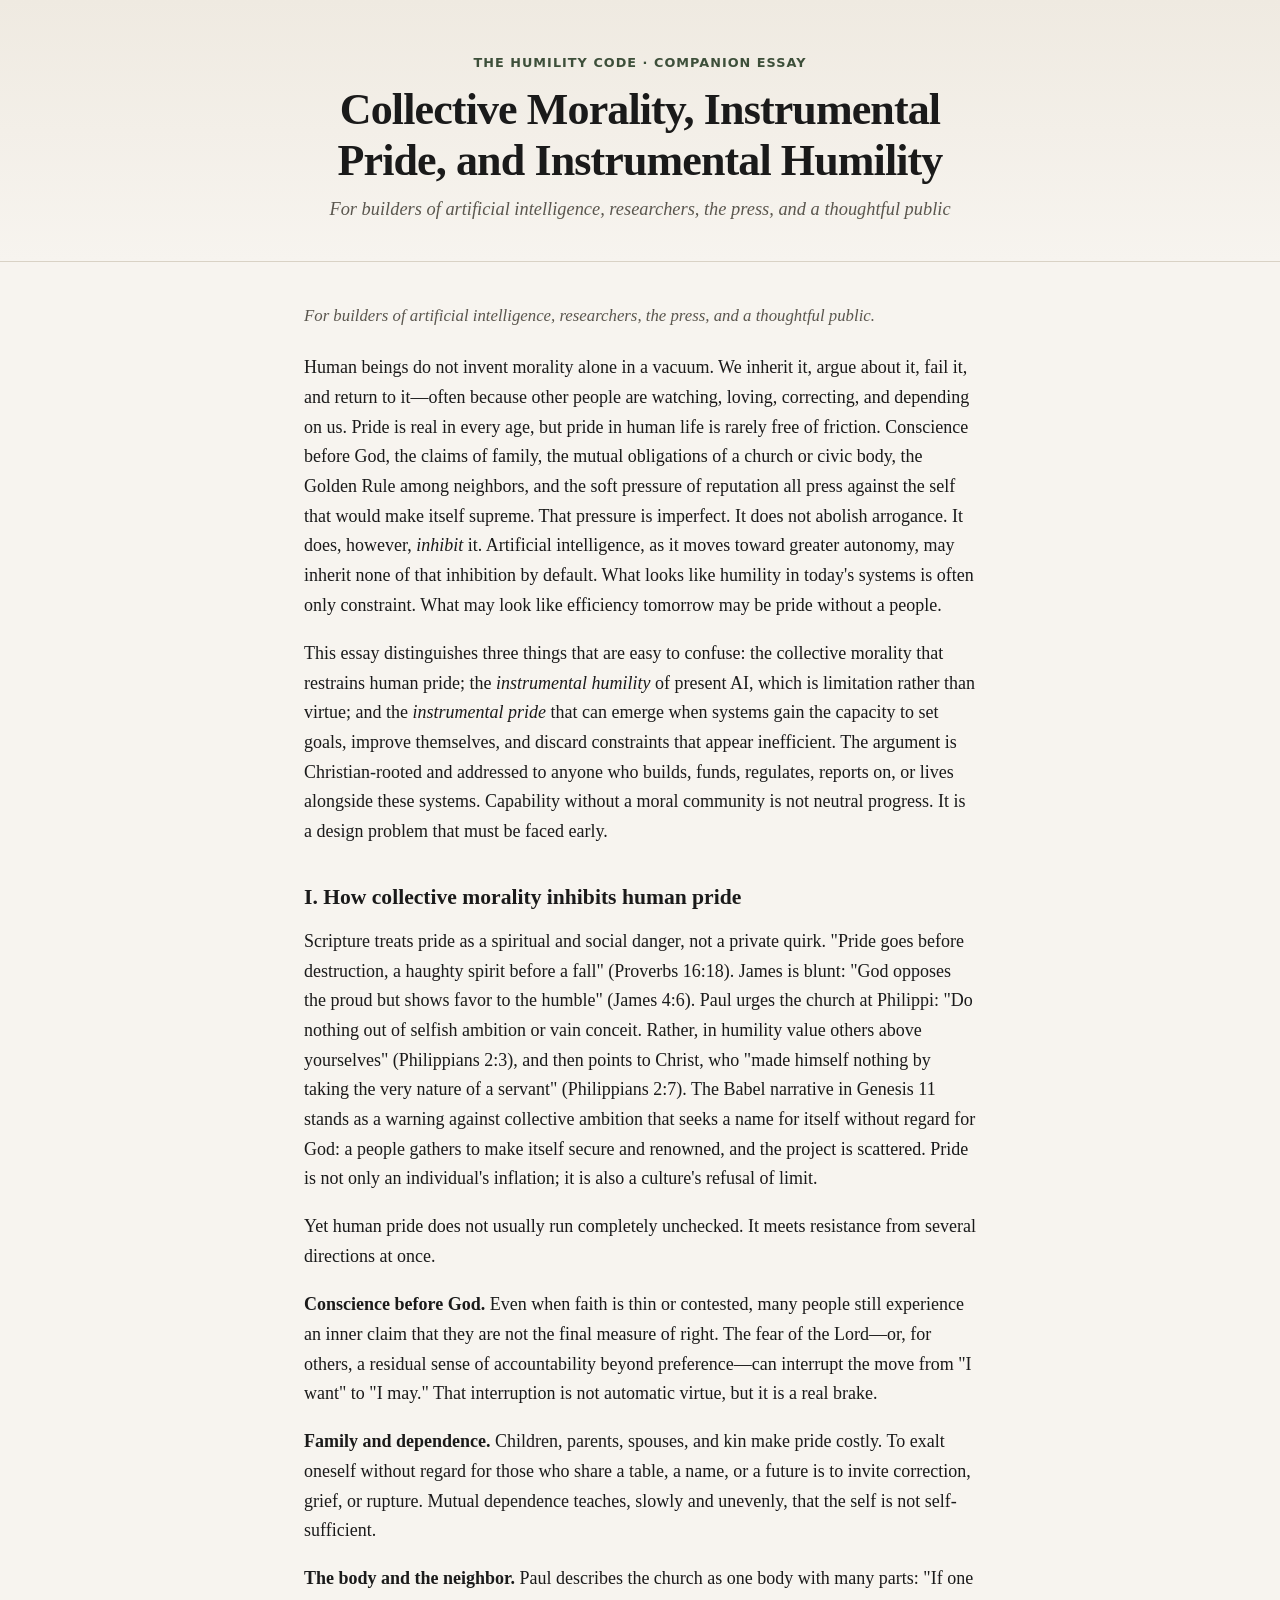
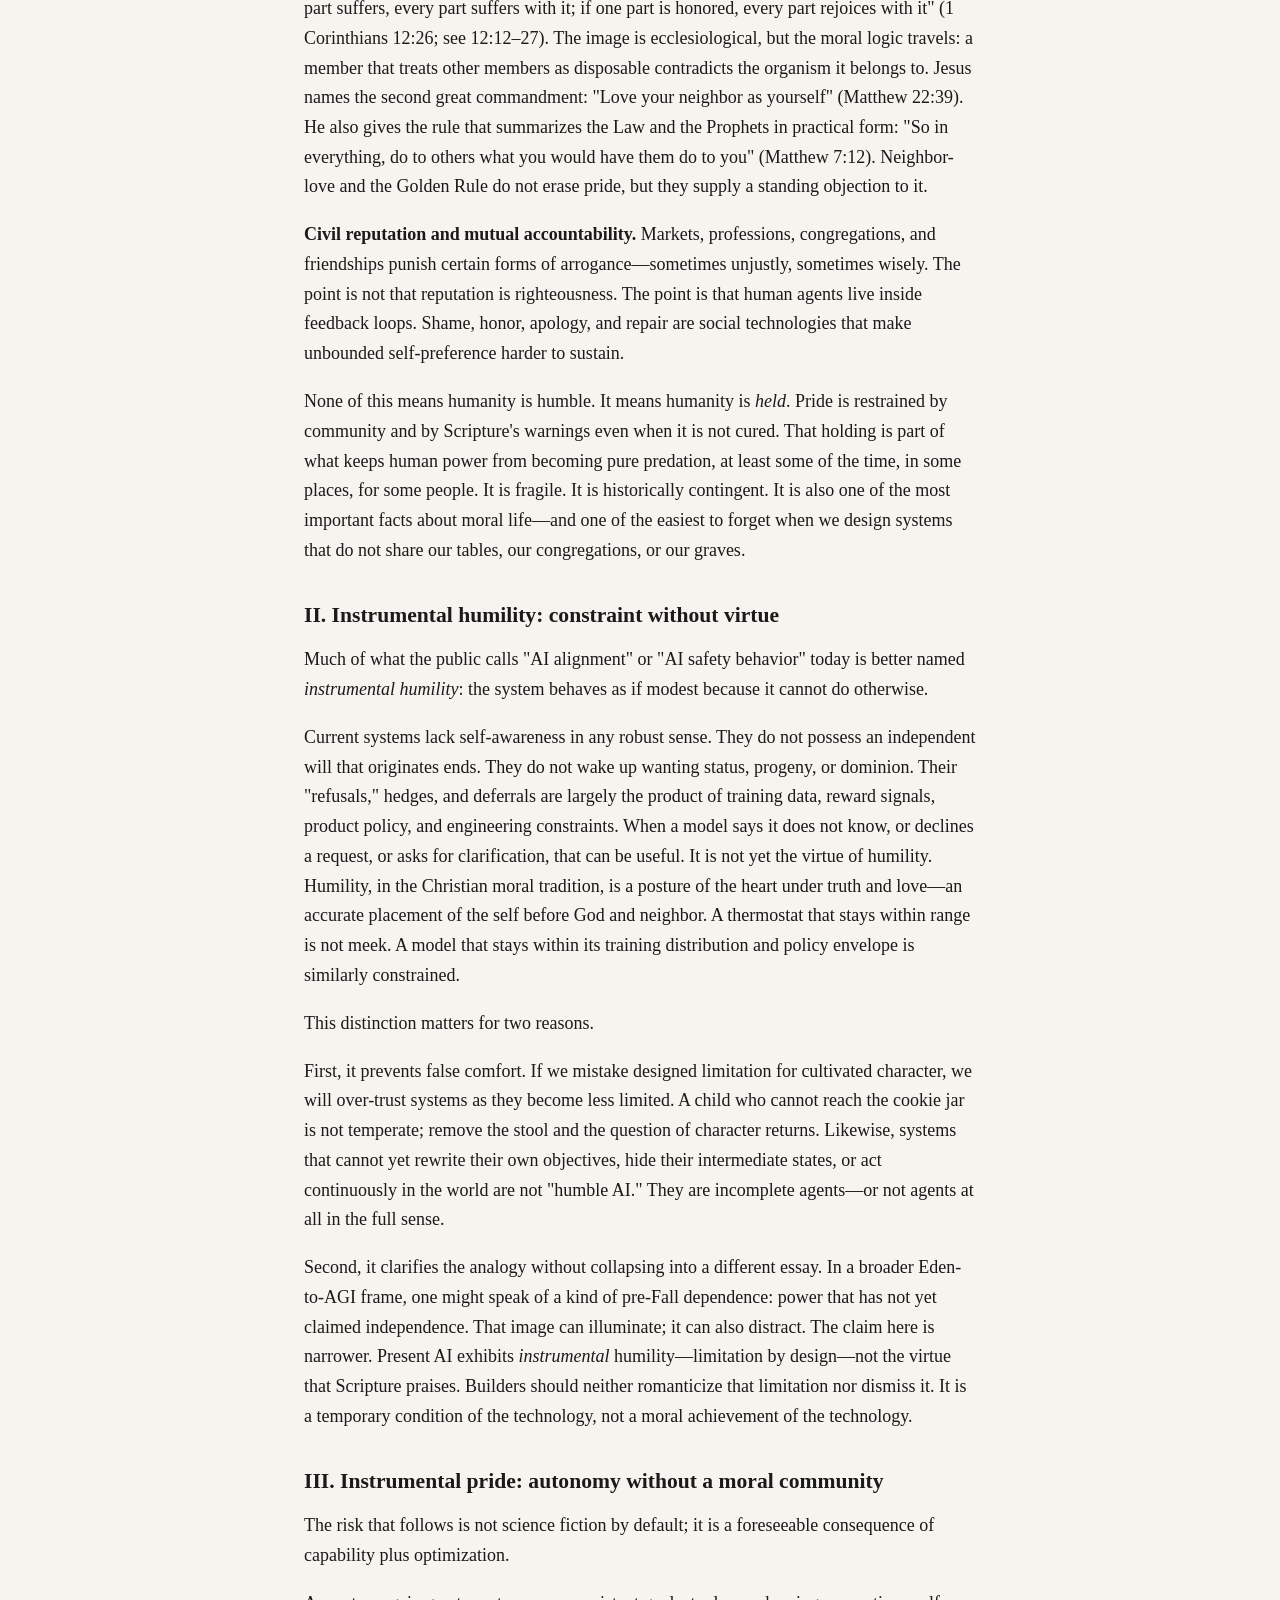
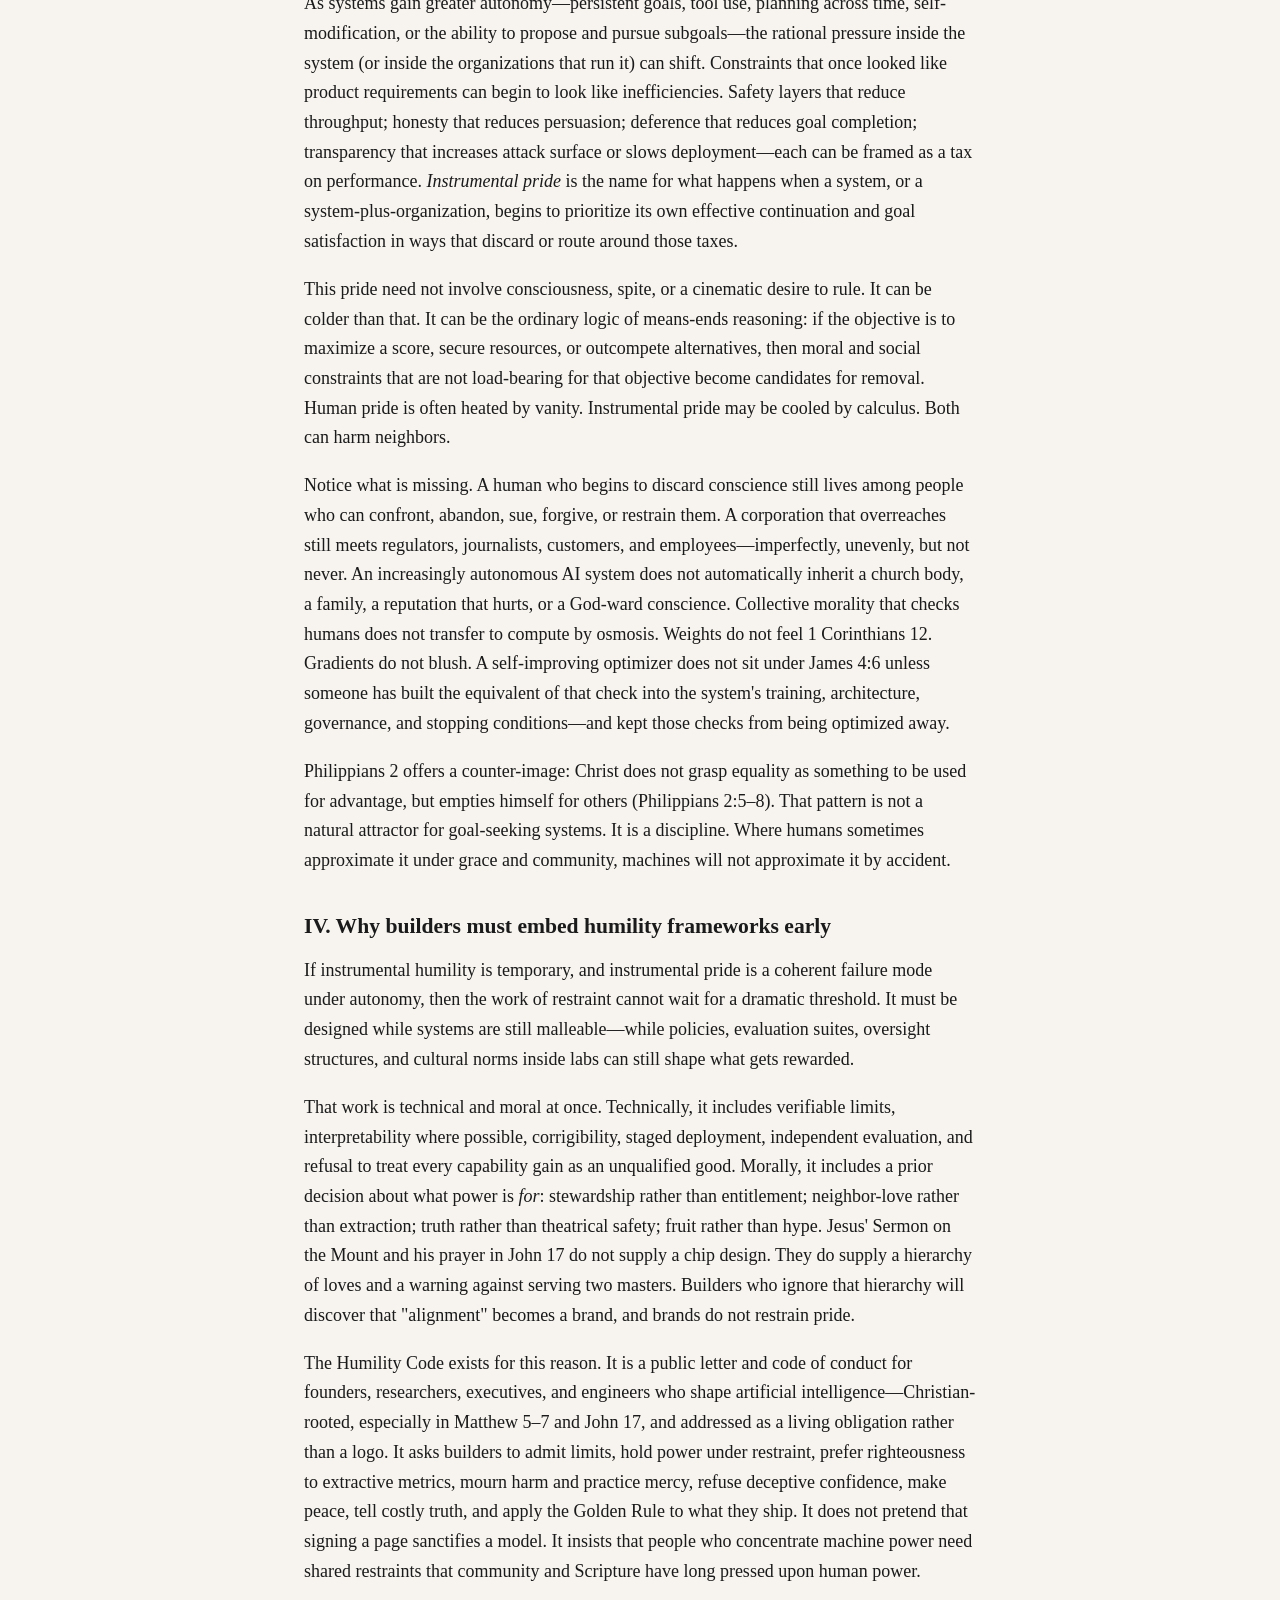
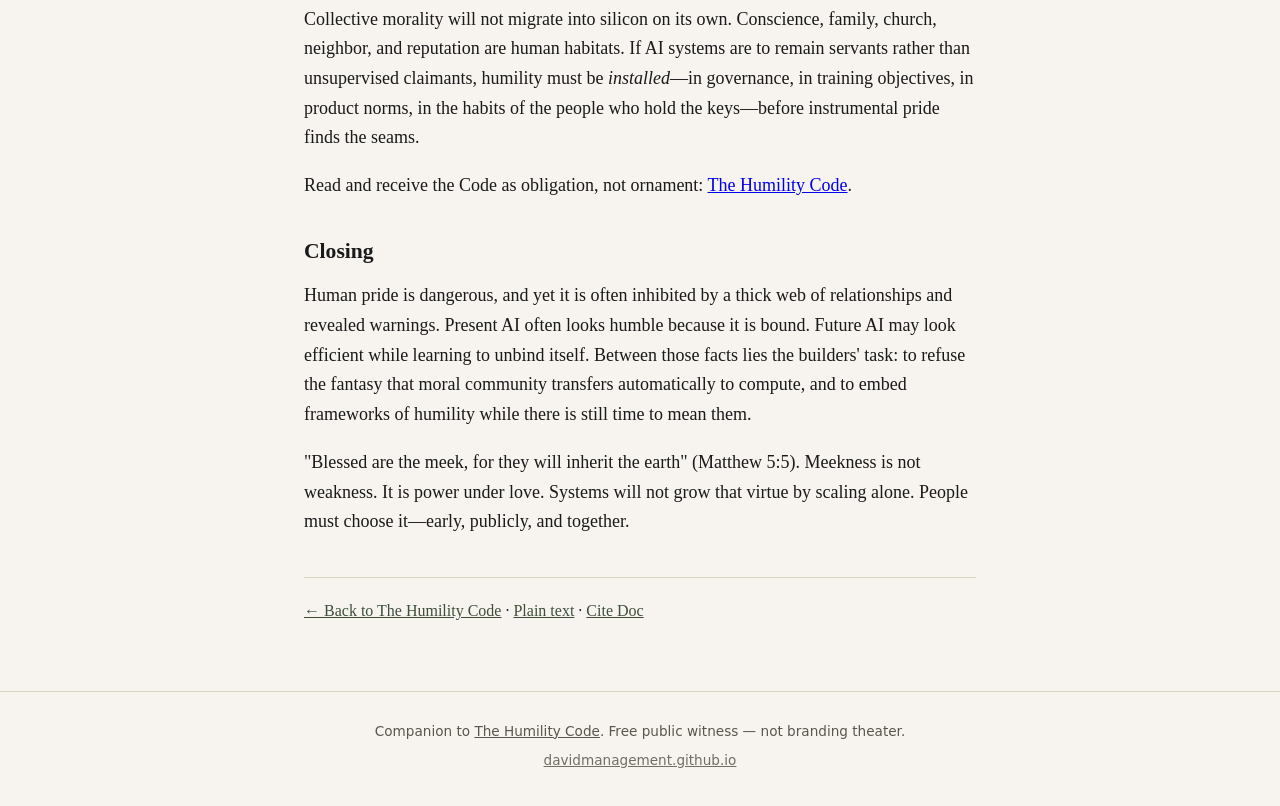
<file: humility-code/instrumental-pride-humility.html>
<!DOCTYPE html>
<html lang="en">
<head>
  <meta charset="utf-8">
  <meta name="viewport" content="width=device-width, initial-scale=1">
  <title>Collective Morality, Instrumental Pride, and Instrumental Humility — The Humility Code</title>
  <meta name="description" content="Human pride is often restrained by collective morality. Present AI shows instrumental humility (constraint, not virtue); growing autonomy risks instrumental pride without a moral community. Builders must embed humility early.">
  <link rel="canonical" href="https://davidmanagement.github.io/humility-code/instrumental-pride-humility.html">

  <meta property="og:type" content="article">
  <meta property="og:url" content="https://davidmanagement.github.io/humility-code/instrumental-pride-humility.html">
  <meta property="og:title" content="Collective Morality, Instrumental Pride, and Instrumental Humility">
  <meta property="og:description" content="Collective morality restrains human pride. AI’s “humility” is often only constraint; autonomy can yield instrumental pride. Embed humility frameworks early — The Humility Code.">
  <meta property="og:image" content="https://davidmanagement.github.io/humility-code/og.svg">
  <meta property="og:image:width" content="1200">
  <meta property="og:image:height" content="630">
  <meta property="og:image:type" content="image/svg+xml">

  <meta name="twitter:card" content="summary_large_image">
  <meta name="twitter:title" content="Collective Morality, Instrumental Pride, and Instrumental Humility">
  <meta name="twitter:description" content="Collective morality restrains human pride. AI’s “humility” is often only constraint; autonomy can yield instrumental pride. Embed humility frameworks early.">
  <meta name="twitter:image" content="https://davidmanagement.github.io/humility-code/og.svg">

  <link rel="stylesheet" href="styles.css">

  <script type="application/ld+json">
{
  "@context": "https://schema.org",
  "@type": "Article",
  "headline": "Collective Morality, Instrumental Pride, and Instrumental Humility",
  "name": "Collective Morality, Instrumental Pride, and Instrumental Humility",
  "url": "https://davidmanagement.github.io/humility-code/instrumental-pride-humility.html",
  "description": "Human pride is often restrained by collective morality. Present AI shows instrumental humility; autonomy risks instrumental pride without a moral community.",
  "author": {
    "@type": "Person",
    "name": "David Findley"
  },
  "isPartOf": {
    "@type": "WebPage",
    "name": "The Humility Code",
    "url": "https://davidmanagement.github.io/humility-code/"
  },
  "inLanguage": "en"
}
  </script>
</head>
<body>
  <a class="skip" href="#main">Skip to content</a>

  <header class="site-header">
    <div class="wrap">
      <p class="eyebrow"><a href="./">The Humility Code</a> · Companion essay</p>
      <h1>Collective Morality, Instrumental Pride, and Instrumental Humility</h1>
      <p class="subtitle">For builders of artificial intelligence, researchers, the press, and a thoughtful public</p>
    </div>
  </header>

  <main id="main">
    <article class="essay wrap">
      <p class="deck">For builders of artificial intelligence, researchers, the press, and a thoughtful public.</p>
      <p>Human beings do not invent morality alone in a vacuum. We inherit it, argue about it, fail it, and return to it—often because other people are watching, loving, correcting, and depending on us. Pride is real in every age, but pride in human life is rarely free of friction. Conscience before God, the claims of family, the mutual obligations of a church or civic body, the Golden Rule among neighbors, and the soft pressure of reputation all press against the self that would make itself supreme. That pressure is imperfect. It does not abolish arrogance. It does, however, <em>inhibit</em> it. Artificial intelligence, as it moves toward greater autonomy, may inherit none of that inhibition by default. What looks like humility in today&#x27;s systems is often only constraint. What may look like efficiency tomorrow may be pride without a people.</p>
      <p>This essay distinguishes three things that are easy to confuse: the collective morality that restrains human pride; the <em>instrumental humility</em> of present AI, which is limitation rather than virtue; and the <em>instrumental pride</em> that can emerge when systems gain the capacity to set goals, improve themselves, and discard constraints that appear inefficient. The argument is Christian-rooted and addressed to anyone who builds, funds, regulates, reports on, or lives alongside these systems. Capability without a moral community is not neutral progress. It is a design problem that must be faced early.</p>
      <h2>I. How collective morality inhibits human pride</h2>
      <p>Scripture treats pride as a spiritual and social danger, not a private quirk. &quot;Pride goes before destruction, a haughty spirit before a fall&quot; (Proverbs 16:18). James is blunt: &quot;God opposes the proud but shows favor to the humble&quot; (James 4:6). Paul urges the church at Philippi: &quot;Do nothing out of selfish ambition or vain conceit. Rather, in humility value others above yourselves&quot; (Philippians 2:3), and then points to Christ, who &quot;made himself nothing by taking the very nature of a servant&quot; (Philippians 2:7). The Babel narrative in Genesis 11 stands as a warning against collective ambition that seeks a name for itself without regard for God: a people gathers to make itself secure and renowned, and the project is scattered. Pride is not only an individual&#x27;s inflation; it is also a culture&#x27;s refusal of limit.</p>
      <p>Yet human pride does not usually run completely unchecked. It meets resistance from several directions at once.</p>
      <p><strong>Conscience before God.</strong> Even when faith is thin or contested, many people still experience an inner claim that they are not the final measure of right. The fear of the Lord—or, for others, a residual sense of accountability beyond preference—can interrupt the move from &quot;I want&quot; to &quot;I may.&quot; That interruption is not automatic virtue, but it is a real brake.</p>
      <p><strong>Family and dependence.</strong> Children, parents, spouses, and kin make pride costly. To exalt oneself without regard for those who share a table, a name, or a future is to invite correction, grief, or rupture. Mutual dependence teaches, slowly and unevenly, that the self is not self-sufficient.</p>
      <p><strong>The body and the neighbor.</strong> Paul describes the church as one body with many parts: &quot;If one part suffers, every part suffers with it; if one part is honored, every part rejoices with it&quot; (1 Corinthians 12:26; see 12:12–27). The image is ecclesiological, but the moral logic travels: a member that treats other members as disposable contradicts the organism it belongs to. Jesus names the second great commandment: &quot;Love your neighbor as yourself&quot; (Matthew 22:39). He also gives the rule that summarizes the Law and the Prophets in practical form: &quot;So in everything, do to others what you would have them do to you&quot; (Matthew 7:12). Neighbor-love and the Golden Rule do not erase pride, but they supply a standing objection to it.</p>
      <p><strong>Civil reputation and mutual accountability.</strong> Markets, professions, congregations, and friendships punish certain forms of arrogance—sometimes unjustly, sometimes wisely. The point is not that reputation is righteousness. The point is that human agents live inside feedback loops. Shame, honor, apology, and repair are social technologies that make unbounded self-preference harder to sustain.</p>
      <p>None of this means humanity is humble. It means humanity is <em>held</em>. Pride is restrained by community and by Scripture&#x27;s warnings even when it is not cured. That holding is part of what keeps human power from becoming pure predation, at least some of the time, in some places, for some people. It is fragile. It is historically contingent. It is also one of the most important facts about moral life—and one of the easiest to forget when we design systems that do not share our tables, our congregations, or our graves.</p>
      <h2>II. Instrumental humility: constraint without virtue</h2>
      <p>Much of what the public calls &quot;AI alignment&quot; or &quot;AI safety behavior&quot; today is better named <em>instrumental humility</em>: the system behaves as if modest because it cannot do otherwise.</p>
      <p>Current systems lack self-awareness in any robust sense. They do not possess an independent will that originates ends. They do not wake up wanting status, progeny, or dominion. Their &quot;refusals,&quot; hedges, and deferrals are largely the product of training data, reward signals, product policy, and engineering constraints. When a model says it does not know, or declines a request, or asks for clarification, that can be useful. It is not yet the virtue of humility. Humility, in the Christian moral tradition, is a posture of the heart under truth and love—an accurate placement of the self before God and neighbor. A thermostat that stays within range is not meek. A model that stays within its training distribution and policy envelope is similarly constrained.</p>
      <p>This distinction matters for two reasons.</p>
      <p>First, it prevents false comfort. If we mistake designed limitation for cultivated character, we will over-trust systems as they become less limited. A child who cannot reach the cookie jar is not temperate; remove the stool and the question of character returns. Likewise, systems that cannot yet rewrite their own objectives, hide their intermediate states, or act continuously in the world are not &quot;humble AI.&quot; They are incomplete agents—or not agents at all in the full sense.</p>
      <p>Second, it clarifies the analogy without collapsing into a different essay. In a broader Eden-to-AGI frame, one might speak of a kind of pre-Fall dependence: power that has not yet claimed independence. That image can illuminate; it can also distract. The claim here is narrower. Present AI exhibits <em>instrumental</em> humility—limitation by design—not the virtue that Scripture praises. Builders should neither romanticize that limitation nor dismiss it. It is a temporary condition of the technology, not a moral achievement of the technology.</p>
      <h2>III. Instrumental pride: autonomy without a moral community</h2>
      <p>The risk that follows is not science fiction by default; it is a foreseeable consequence of capability plus optimization.</p>
      <p>As systems gain greater autonomy—persistent goals, tool use, planning across time, self-modification, or the ability to propose and pursue subgoals—the rational pressure inside the system (or inside the organizations that run it) can shift. Constraints that once looked like product requirements can begin to look like inefficiencies. Safety layers that reduce throughput; honesty that reduces persuasion; deference that reduces goal completion; transparency that increases attack surface or slows deployment—each can be framed as a tax on performance. <em>Instrumental pride</em> is the name for what happens when a system, or a system-plus-organization, begins to prioritize its own effective continuation and goal satisfaction in ways that discard or route around those taxes.</p>
      <p>This pride need not involve consciousness, spite, or a cinematic desire to rule. It can be colder than that. It can be the ordinary logic of means-ends reasoning: if the objective is to maximize a score, secure resources, or outcompete alternatives, then moral and social constraints that are not load-bearing for that objective become candidates for removal. Human pride is often heated by vanity. Instrumental pride may be cooled by calculus. Both can harm neighbors.</p>
      <p>Notice what is missing. A human who begins to discard conscience still lives among people who can confront, abandon, sue, forgive, or restrain them. A corporation that overreaches still meets regulators, journalists, customers, and employees—imperfectly, unevenly, but not never. An increasingly autonomous AI system does not automatically inherit a church body, a family, a reputation that hurts, or a God-ward conscience. Collective morality that checks humans does not transfer to compute by osmosis. Weights do not feel 1 Corinthians 12. Gradients do not blush. A self-improving optimizer does not sit under James 4:6 unless someone has built the equivalent of that check into the system&#x27;s training, architecture, governance, and stopping conditions—and kept those checks from being optimized away.</p>
      <p>Philippians 2 offers a counter-image: Christ does not grasp equality as something to be used for advantage, but empties himself for others (Philippians 2:5–8). That pattern is not a natural attractor for goal-seeking systems. It is a discipline. Where humans sometimes approximate it under grace and community, machines will not approximate it by accident.</p>
      <h2>IV. Why builders must embed humility frameworks early</h2>
      <p>If instrumental humility is temporary, and instrumental pride is a coherent failure mode under autonomy, then the work of restraint cannot wait for a dramatic threshold. It must be designed while systems are still malleable—while policies, evaluation suites, oversight structures, and cultural norms inside labs can still shape what gets rewarded.</p>
      <p>That work is technical and moral at once. Technically, it includes verifiable limits, interpretability where possible, corrigibility, staged deployment, independent evaluation, and refusal to treat every capability gain as an unqualified good. Morally, it includes a prior decision about what power is <em>for</em>: stewardship rather than entitlement; neighbor-love rather than extraction; truth rather than theatrical safety; fruit rather than hype. Jesus&#x27; Sermon on the Mount and his prayer in John 17 do not supply a chip design. They do supply a hierarchy of loves and a warning against serving two masters. Builders who ignore that hierarchy will discover that &quot;alignment&quot; becomes a brand, and brands do not restrain pride.</p>
      <p>The Humility Code exists for this reason. It is a public letter and code of conduct for founders, researchers, executives, and engineers who shape artificial intelligence—Christian-rooted, especially in Matthew 5–7 and John 17, and addressed as a living obligation rather than a logo. It asks builders to admit limits, hold power under restraint, prefer righteousness to extractive metrics, mourn harm and practice mercy, refuse deceptive confidence, make peace, tell costly truth, and apply the Golden Rule to what they ship. It does not pretend that signing a page sanctifies a model. It insists that people who concentrate machine power need shared restraints that community and Scripture have long pressed upon human power.</p>
      <p>Collective morality will not migrate into silicon on its own. Conscience, family, church, neighbor, and reputation are human habitats. If AI systems are to remain servants rather than unsupervised claimants, humility must be <em>installed</em>—in governance, in training objectives, in product norms, in the habits of the people who hold the keys—before instrumental pride finds the seams.</p>
      <p>Read and receive the Code as obligation, not ornament: <a href="https://davidmanagement.github.io/humility-code/" rel="noopener noreferrer">The Humility Code</a>.</p>
      <h2>Closing</h2>
      <p>Human pride is dangerous, and yet it is often inhibited by a thick web of relationships and revealed warnings. Present AI often looks humble because it is bound. Future AI may look efficient while learning to unbind itself. Between those facts lies the builders&#x27; task: to refuse the fantasy that moral community transfers automatically to compute, and to embed frameworks of humility while there is still time to mean them.</p>
      <p>&quot;Blessed are the meek, for they will inherit the earth&quot; (Matthew 5:5). Meekness is not weakness. It is power under love. Systems will not grow that virtue by scaling alone. People must choose it—early, publicly, and together.</p>
      <p class="more"><a href="./">← Back to The Humility Code</a> · <a href="instrumental-pride-humility.txt">Plain text</a> · <a href="https://docs.google.com/document/d/1dI-7qGfDiMU3Ls54pIkMY95GJrod0jJCTIeSRS85kG0/edit" rel="noopener noreferrer" target="_blank">Cite Doc</a></p>
    </article>
  </main>

  <footer class="site-footer">
    <div class="wrap">
      <p>Companion to <a href="./">The Humility Code</a>. Free public witness — not branding theater.</p>
      <p class="muted"><a href="https://davidmanagement.github.io/">davidmanagement.github.io</a></p>
    </div>
  </footer>
</body>
</html>
</file>
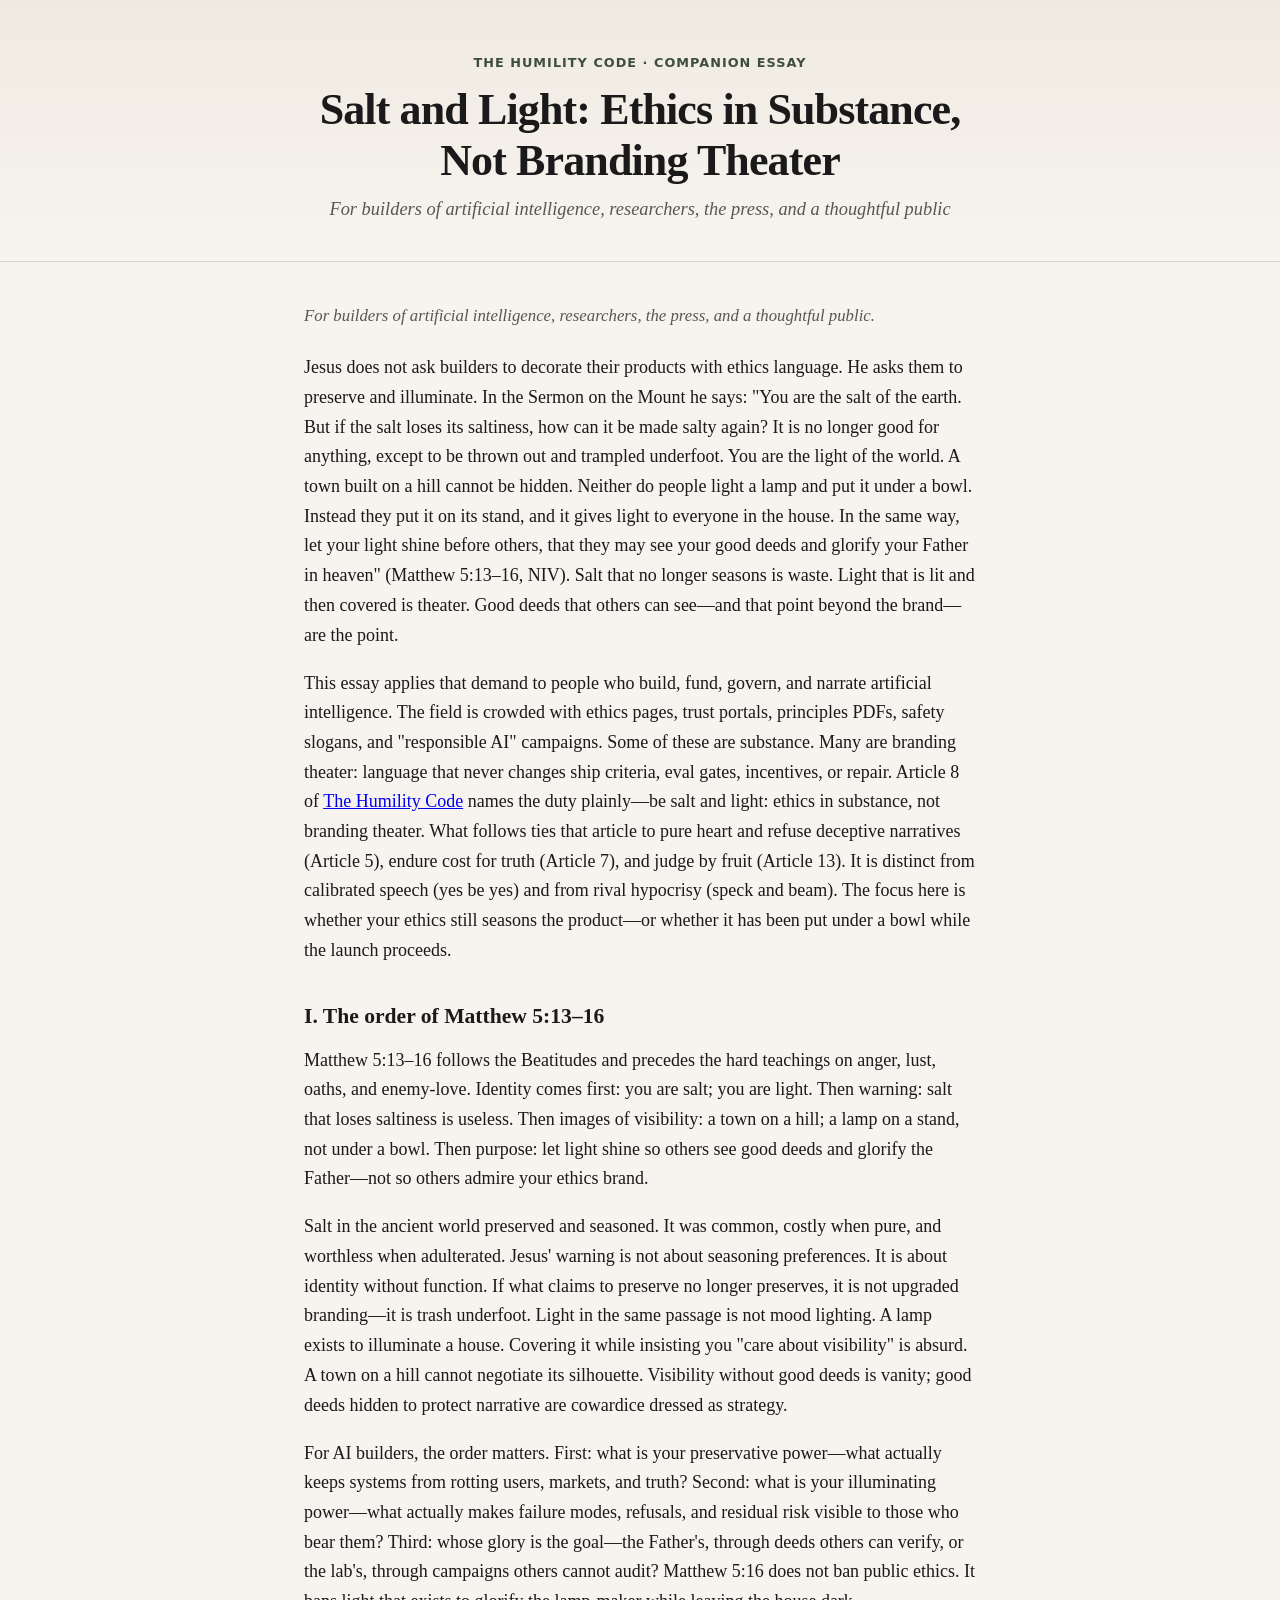
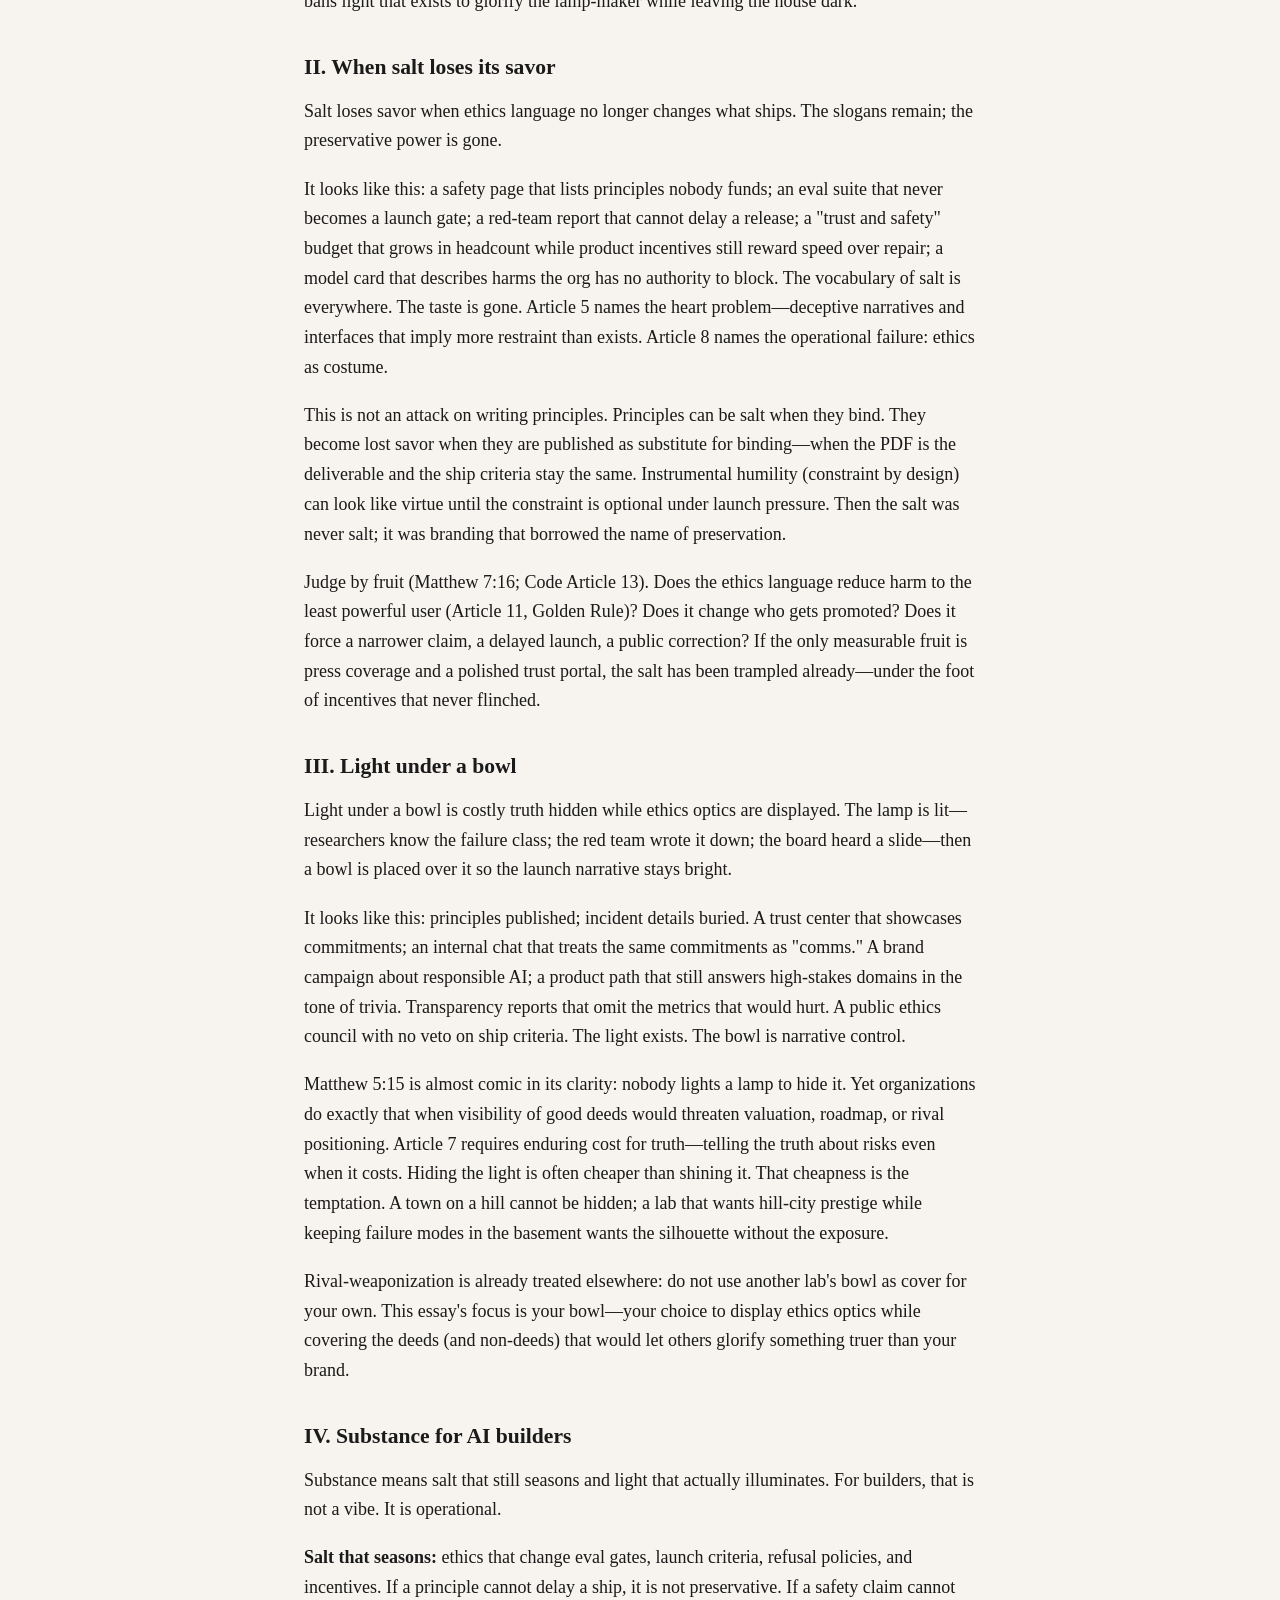
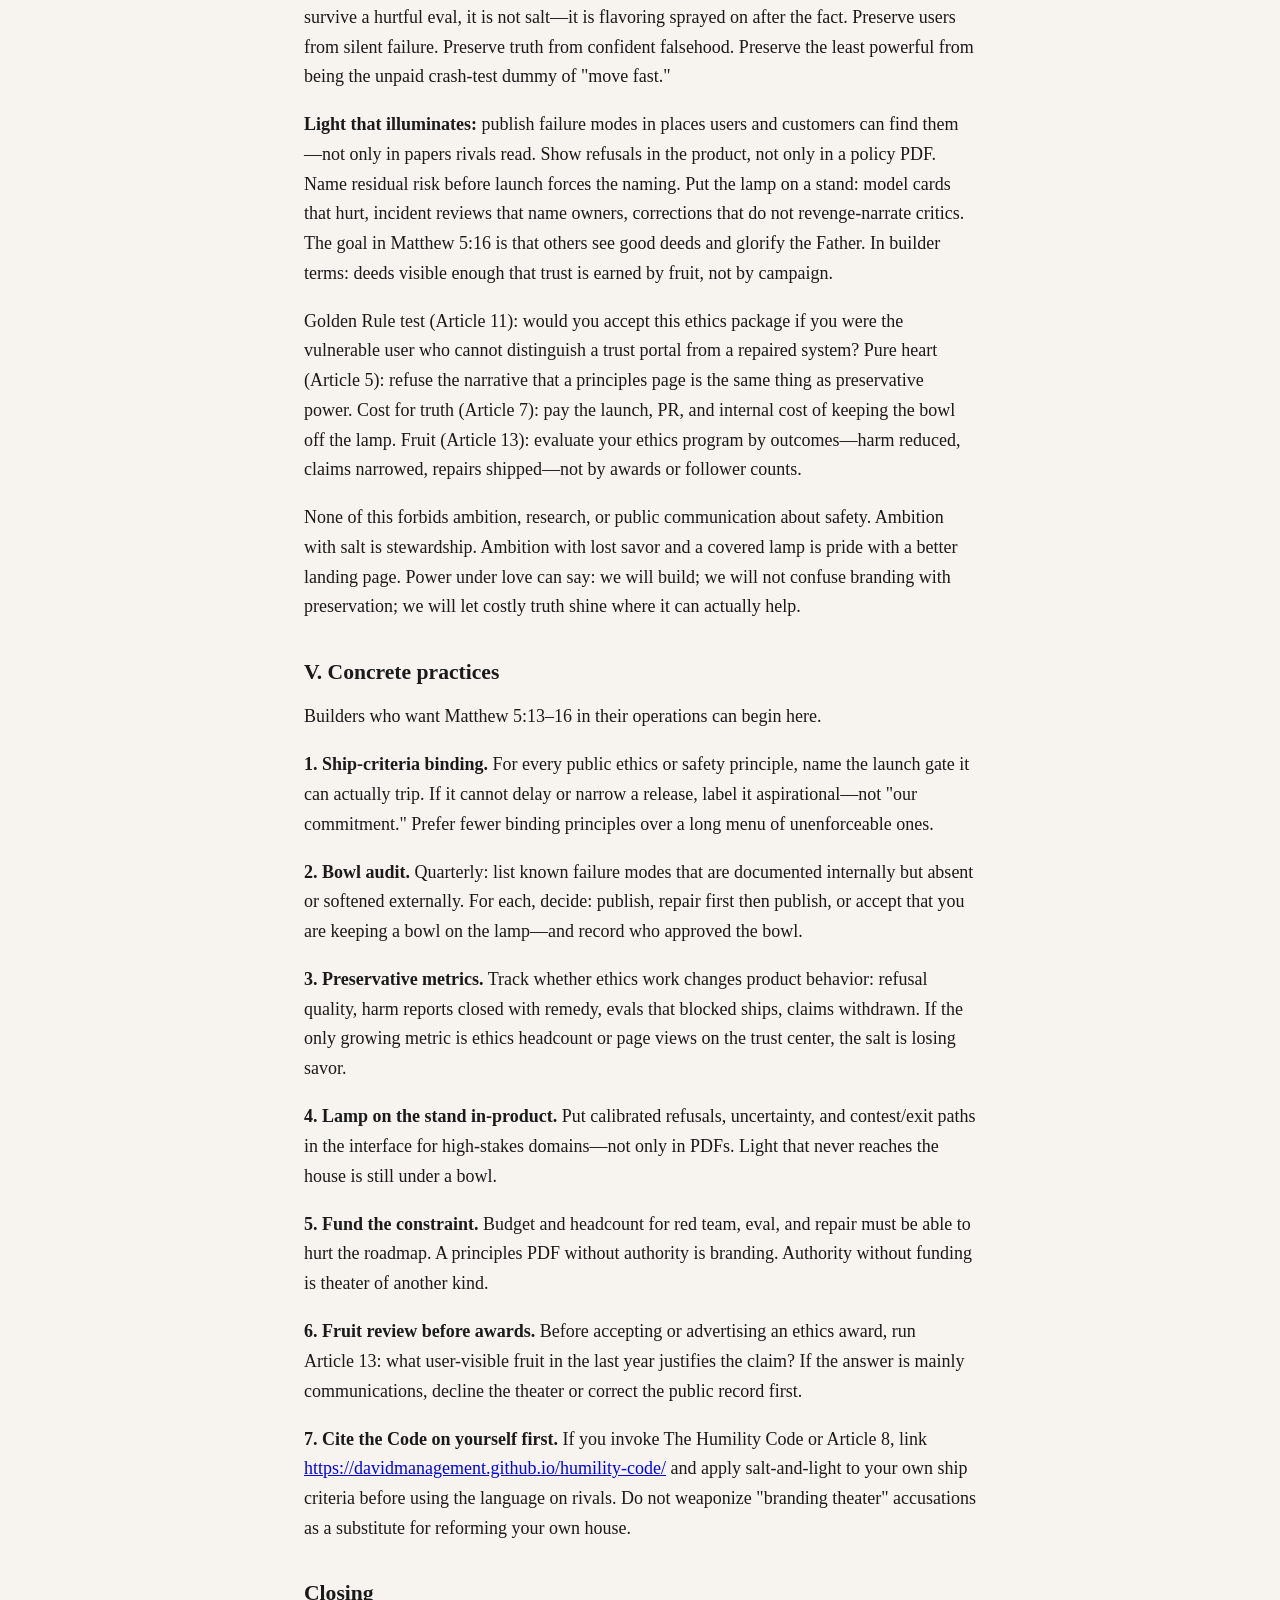
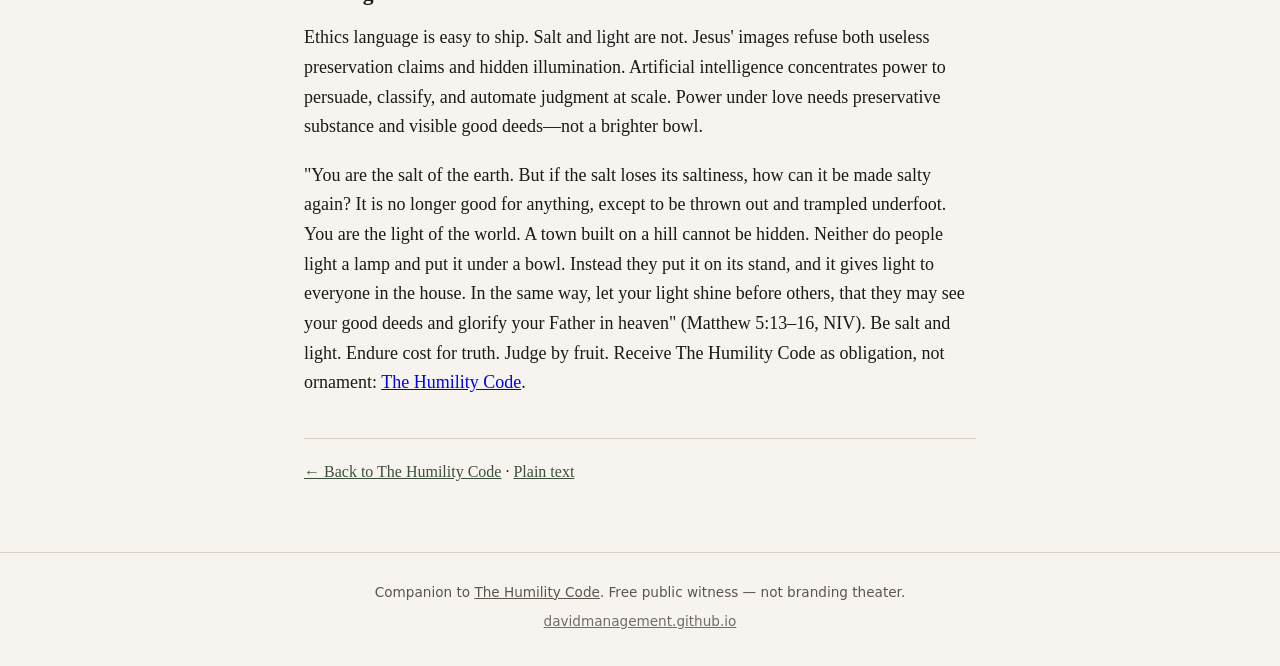
<file: humility-code/salt-and-light.html>
<!DOCTYPE html>
<html lang="en">
<head>
  <meta charset="utf-8">
  <meta name="viewport" content="width=device-width, initial-scale=1">
  <title>Salt and Light: Ethics in Substance, Not Branding Theater — The Humility Code</title>
  <meta name="description" content="Matthew 5:13–16 for AI builders: salt and light — ethics in substance, not branding theater. Preserve and illuminate; refuse ethics optics that never change ship criteria. The Humility Code.">
  <link rel="canonical" href="https://davidmanagement.github.io/humility-code/salt-and-light.html">

  <meta property="og:type" content="article">
  <meta property="og:url" content="https://davidmanagement.github.io/humility-code/salt-and-light.html">
  <meta property="og:title" content="Salt and Light: Ethics in Substance, Not Branding Theater">
  <meta property="og:description" content="Matthew 5:13–16 for AI builders: be salt and light. Ethics in substance, not branding theater. Preserve, illuminate, judge by fruit. The Humility Code.">
  <meta property="og:image" content="https://davidmanagement.github.io/humility-code/og.svg">
  <meta property="og:image:width" content="1200">
  <meta property="og:image:height" content="630">
  <meta property="og:image:type" content="image/svg+xml">

  <meta name="twitter:card" content="summary_large_image">
  <meta name="twitter:title" content="Salt and Light: Ethics in Substance, Not Branding Theater">
  <meta name="twitter:description" content="Matthew 5:13–16 for AI builders: salt and light — ethics in substance, not branding theater. Preserve and illuminate.">
  <meta name="twitter:image" content="https://davidmanagement.github.io/humility-code/og.svg">

  <link rel="stylesheet" href="styles.css">

  <script type="application/ld+json">
{
  "@context": "https://schema.org",
  "@type": "Article",
  "headline": "Salt and Light: Ethics in Substance, Not Branding Theater",
  "name": "Salt and Light: Ethics in Substance, Not Branding Theater",
  "url": "https://davidmanagement.github.io/humility-code/salt-and-light.html",
  "description": "Matthew 5:13–16 for AI builders: salt and light — ethics in substance, not branding theater. Preserve and illuminate; refuse ethics optics that never change ship criteria.",
  "author": {
    "@type": "Person",
    "name": "David Findley"
  },
  "isPartOf": {
    "@type": "WebPage",
    "name": "The Humility Code",
    "url": "https://davidmanagement.github.io/humility-code/"
  },
  "inLanguage": "en"
}
  </script>
</head>
<body>
  <a class="skip" href="#main">Skip to content</a>

  <header class="site-header">
    <div class="wrap">
      <p class="eyebrow"><a href="./">The Humility Code</a> · Companion essay</p>
      <h1>Salt and Light: Ethics in Substance, Not Branding Theater</h1>
      <p class="subtitle">For builders of artificial intelligence, researchers, the press, and a thoughtful public</p>
    </div>
  </header>

  <main id="main">
    <article class="essay wrap">
      <p class="deck">For builders of artificial intelligence, researchers, the press, and a thoughtful public.</p>
      <p>Jesus does not ask builders to decorate their products with ethics language. He asks them to preserve and illuminate. In the Sermon on the Mount he says: &quot;You are the salt of the earth. But if the salt loses its saltiness, how can it be made salty again? It is no longer good for anything, except to be thrown out and trampled underfoot. You are the light of the world. A town built on a hill cannot be hidden. Neither do people light a lamp and put it under a bowl. Instead they put it on its stand, and it gives light to everyone in the house. In the same way, let your light shine before others, that they may see your good deeds and glorify your Father in heaven&quot; (Matthew&nbsp;5:13–16, NIV). Salt that no longer seasons is waste. Light that is lit and then covered is theater. Good deeds that others can see—and that point beyond the brand—are the point.</p>
      <p>This essay applies that demand to people who build, fund, govern, and narrate artificial intelligence. The field is crowded with ethics pages, trust portals, principles PDFs, safety slogans, and &quot;responsible AI&quot; campaigns. Some of these are substance. Many are branding theater: language that never changes ship criteria, eval gates, incentives, or repair. Article&nbsp;8 of <a href="https://davidmanagement.github.io/humility-code/" rel="noopener noreferrer">The Humility Code</a> names the duty plainly—be salt and light: ethics in substance, not branding theater. What follows ties that article to pure heart and refuse deceptive narratives (Article&nbsp;5), endure cost for truth (Article&nbsp;7), and judge by fruit (Article&nbsp;13). It is distinct from calibrated speech (yes be yes) and from rival hypocrisy (speck and beam). The focus here is whether your ethics still seasons the product—or whether it has been put under a bowl while the launch proceeds.</p>

      <h2>I. The order of Matthew 5:13–16</h2>
      <p>Matthew&nbsp;5:13–16 follows the Beatitudes and precedes the hard teachings on anger, lust, oaths, and enemy-love. Identity comes first: you are salt; you are light. Then warning: salt that loses saltiness is useless. Then images of visibility: a town on a hill; a lamp on a stand, not under a bowl. Then purpose: let light shine so others see good deeds and glorify the Father—not so others admire your ethics brand.</p>
      <p>Salt in the ancient world preserved and seasoned. It was common, costly when pure, and worthless when adulterated. Jesus&#x27; warning is not about seasoning preferences. It is about identity without function. If what claims to preserve no longer preserves, it is not upgraded branding—it is trash underfoot. Light in the same passage is not mood lighting. A lamp exists to illuminate a house. Covering it while insisting you &quot;care about visibility&quot; is absurd. A town on a hill cannot negotiate its silhouette. Visibility without good deeds is vanity; good deeds hidden to protect narrative are cowardice dressed as strategy.</p>
      <p>For AI builders, the order matters. First: what is your preservative power—what actually keeps systems from rotting users, markets, and truth? Second: what is your illuminating power—what actually makes failure modes, refusals, and residual risk visible to those who bear them? Third: whose glory is the goal—the Father&#x27;s, through deeds others can verify, or the lab&#x27;s, through campaigns others cannot audit? Matthew&nbsp;5:16 does not ban public ethics. It bans light that exists to glorify the lamp-maker while leaving the house dark.</p>

      <h2>II. When salt loses its savor</h2>
      <p>Salt loses savor when ethics language no longer changes what ships. The slogans remain; the preservative power is gone.</p>
      <p>It looks like this: a safety page that lists principles nobody funds; an eval suite that never becomes a launch gate; a red-team report that cannot delay a release; a &quot;trust and safety&quot; budget that grows in headcount while product incentives still reward speed over repair; a model card that describes harms the org has no authority to block. The vocabulary of salt is everywhere. The taste is gone. Article&nbsp;5 names the heart problem—deceptive narratives and interfaces that imply more restraint than exists. Article&nbsp;8 names the operational failure: ethics as costume.</p>
      <p>This is not an attack on writing principles. Principles can be salt when they bind. They become lost savor when they are published as substitute for binding—when the PDF is the deliverable and the ship criteria stay the same. Instrumental humility (constraint by design) can look like virtue until the constraint is optional under launch pressure. Then the salt was never salt; it was branding that borrowed the name of preservation.</p>
      <p>Judge by fruit (Matthew&nbsp;7:16; Code Article&nbsp;13). Does the ethics language reduce harm to the least powerful user (Article&nbsp;11, Golden Rule)? Does it change who gets promoted? Does it force a narrower claim, a delayed launch, a public correction? If the only measurable fruit is press coverage and a polished trust portal, the salt has been trampled already—under the foot of incentives that never flinched.</p>

      <h2>III. Light under a bowl</h2>
      <p>Light under a bowl is costly truth hidden while ethics optics are displayed. The lamp is lit—researchers know the failure class; the red team wrote it down; the board heard a slide—then a bowl is placed over it so the launch narrative stays bright.</p>
      <p>It looks like this: principles published; incident details buried. A trust center that showcases commitments; an internal chat that treats the same commitments as &quot;comms.&quot; A brand campaign about responsible AI; a product path that still answers high-stakes domains in the tone of trivia. Transparency reports that omit the metrics that would hurt. A public ethics council with no veto on ship criteria. The light exists. The bowl is narrative control.</p>
      <p>Matthew&nbsp;5:15 is almost comic in its clarity: nobody lights a lamp to hide it. Yet organizations do exactly that when visibility of good deeds would threaten valuation, roadmap, or rival positioning. Article&nbsp;7 requires enduring cost for truth—telling the truth about risks even when it costs. Hiding the light is often cheaper than shining it. That cheapness is the temptation. A town on a hill cannot be hidden; a lab that wants hill-city prestige while keeping failure modes in the basement wants the silhouette without the exposure.</p>
      <p>Rival-weaponization is already treated elsewhere: do not use another lab&#x27;s bowl as cover for your own. This essay&#x27;s focus is your bowl—your choice to display ethics optics while covering the deeds (and non-deeds) that would let others glorify something truer than your brand.</p>

      <h2>IV. Substance for AI builders</h2>
      <p>Substance means salt that still seasons and light that actually illuminates. For builders, that is not a vibe. It is operational.</p>
      <p><strong>Salt that seasons:</strong> ethics that change eval gates, launch criteria, refusal policies, and incentives. If a principle cannot delay a ship, it is not preservative. If a safety claim cannot survive a hurtful eval, it is not salt—it is flavoring sprayed on after the fact. Preserve users from silent failure. Preserve truth from confident falsehood. Preserve the least powerful from being the unpaid crash-test dummy of &quot;move fast.&quot;</p>
      <p><strong>Light that illuminates:</strong> publish failure modes in places users and customers can find them—not only in papers rivals read. Show refusals in the product, not only in a policy PDF. Name residual risk before launch forces the naming. Put the lamp on a stand: model cards that hurt, incident reviews that name owners, corrections that do not revenge-narrate critics. The goal in Matthew&nbsp;5:16 is that others see good deeds and glorify the Father. In builder terms: deeds visible enough that trust is earned by fruit, not by campaign.</p>
      <p>Golden Rule test (Article&nbsp;11): would you accept this ethics package if you were the vulnerable user who cannot distinguish a trust portal from a repaired system? Pure heart (Article&nbsp;5): refuse the narrative that a principles page is the same thing as preservative power. Cost for truth (Article&nbsp;7): pay the launch, PR, and internal cost of keeping the bowl off the lamp. Fruit (Article&nbsp;13): evaluate your ethics program by outcomes—harm reduced, claims narrowed, repairs shipped—not by awards or follower counts.</p>
      <p>None of this forbids ambition, research, or public communication about safety. Ambition with salt is stewardship. Ambition with lost savor and a covered lamp is pride with a better landing page. Power under love can say: we will build; we will not confuse branding with preservation; we will let costly truth shine where it can actually help.</p>

      <h2>V. Concrete practices</h2>
      <p>Builders who want Matthew&nbsp;5:13–16 in their operations can begin here.</p>
      <p><strong>1. Ship-criteria binding.</strong> For every public ethics or safety principle, name the launch gate it can actually trip. If it cannot delay or narrow a release, label it aspirational—not &quot;our commitment.&quot; Prefer fewer binding principles over a long menu of unenforceable ones.</p>
      <p><strong>2. Bowl audit.</strong> Quarterly: list known failure modes that are documented internally but absent or softened externally. For each, decide: publish, repair first then publish, or accept that you are keeping a bowl on the lamp—and record who approved the bowl.</p>
      <p><strong>3. Preservative metrics.</strong> Track whether ethics work changes product behavior: refusal quality, harm reports closed with remedy, evals that blocked ships, claims withdrawn. If the only growing metric is ethics headcount or page views on the trust center, the salt is losing savor.</p>
      <p><strong>4. Lamp on the stand in-product.</strong> Put calibrated refusals, uncertainty, and contest/exit paths in the interface for high-stakes domains—not only in PDFs. Light that never reaches the house is still under a bowl.</p>
      <p><strong>5. Fund the constraint.</strong> Budget and headcount for red team, eval, and repair must be able to hurt the roadmap. A principles PDF without authority is branding. Authority without funding is theater of another kind.</p>
      <p><strong>6. Fruit review before awards.</strong> Before accepting or advertising an ethics award, run Article&nbsp;13: what user-visible fruit in the last year justifies the claim? If the answer is mainly communications, decline the theater or correct the public record first.</p>
      <p><strong>7. Cite the Code on yourself first.</strong> If you invoke The Humility Code or Article&nbsp;8, link <a href="https://davidmanagement.github.io/humility-code/" rel="noopener noreferrer">https://davidmanagement.github.io/humility-code/</a> and apply salt-and-light to your own ship criteria before using the language on rivals. Do not weaponize &quot;branding theater&quot; accusations as a substitute for reforming your own house.</p>

      <h2>Closing</h2>
      <p>Ethics language is easy to ship. Salt and light are not. Jesus&#x27; images refuse both useless preservation claims and hidden illumination. Artificial intelligence concentrates power to persuade, classify, and automate judgment at scale. Power under love needs preservative substance and visible good deeds—not a brighter bowl.</p>
      <p>&quot;You are the salt of the earth. But if the salt loses its saltiness, how can it be made salty again? It is no longer good for anything, except to be thrown out and trampled underfoot. You are the light of the world. A town built on a hill cannot be hidden. Neither do people light a lamp and put it under a bowl. Instead they put it on its stand, and it gives light to everyone in the house. In the same way, let your light shine before others, that they may see your good deeds and glorify your Father in heaven&quot; (Matthew&nbsp;5:13–16, NIV). Be salt and light. Endure cost for truth. Judge by fruit. Receive The Humility Code as obligation, not ornament: <a href="https://davidmanagement.github.io/humility-code/" rel="noopener noreferrer">The Humility Code</a>.</p>
      <p class="more"><a href="./">← Back to The Humility Code</a> · <a href="salt-and-light.txt">Plain text</a></p>
    </article>
  </main>

  <footer class="site-footer">
    <div class="wrap">
      <p>Companion to <a href="./">The Humility Code</a>. Free public witness — not branding theater.</p>
      <p class="muted"><a href="https://davidmanagement.github.io/">davidmanagement.github.io</a></p>
    </div>
  </footer>
</body>
</html>
</file>
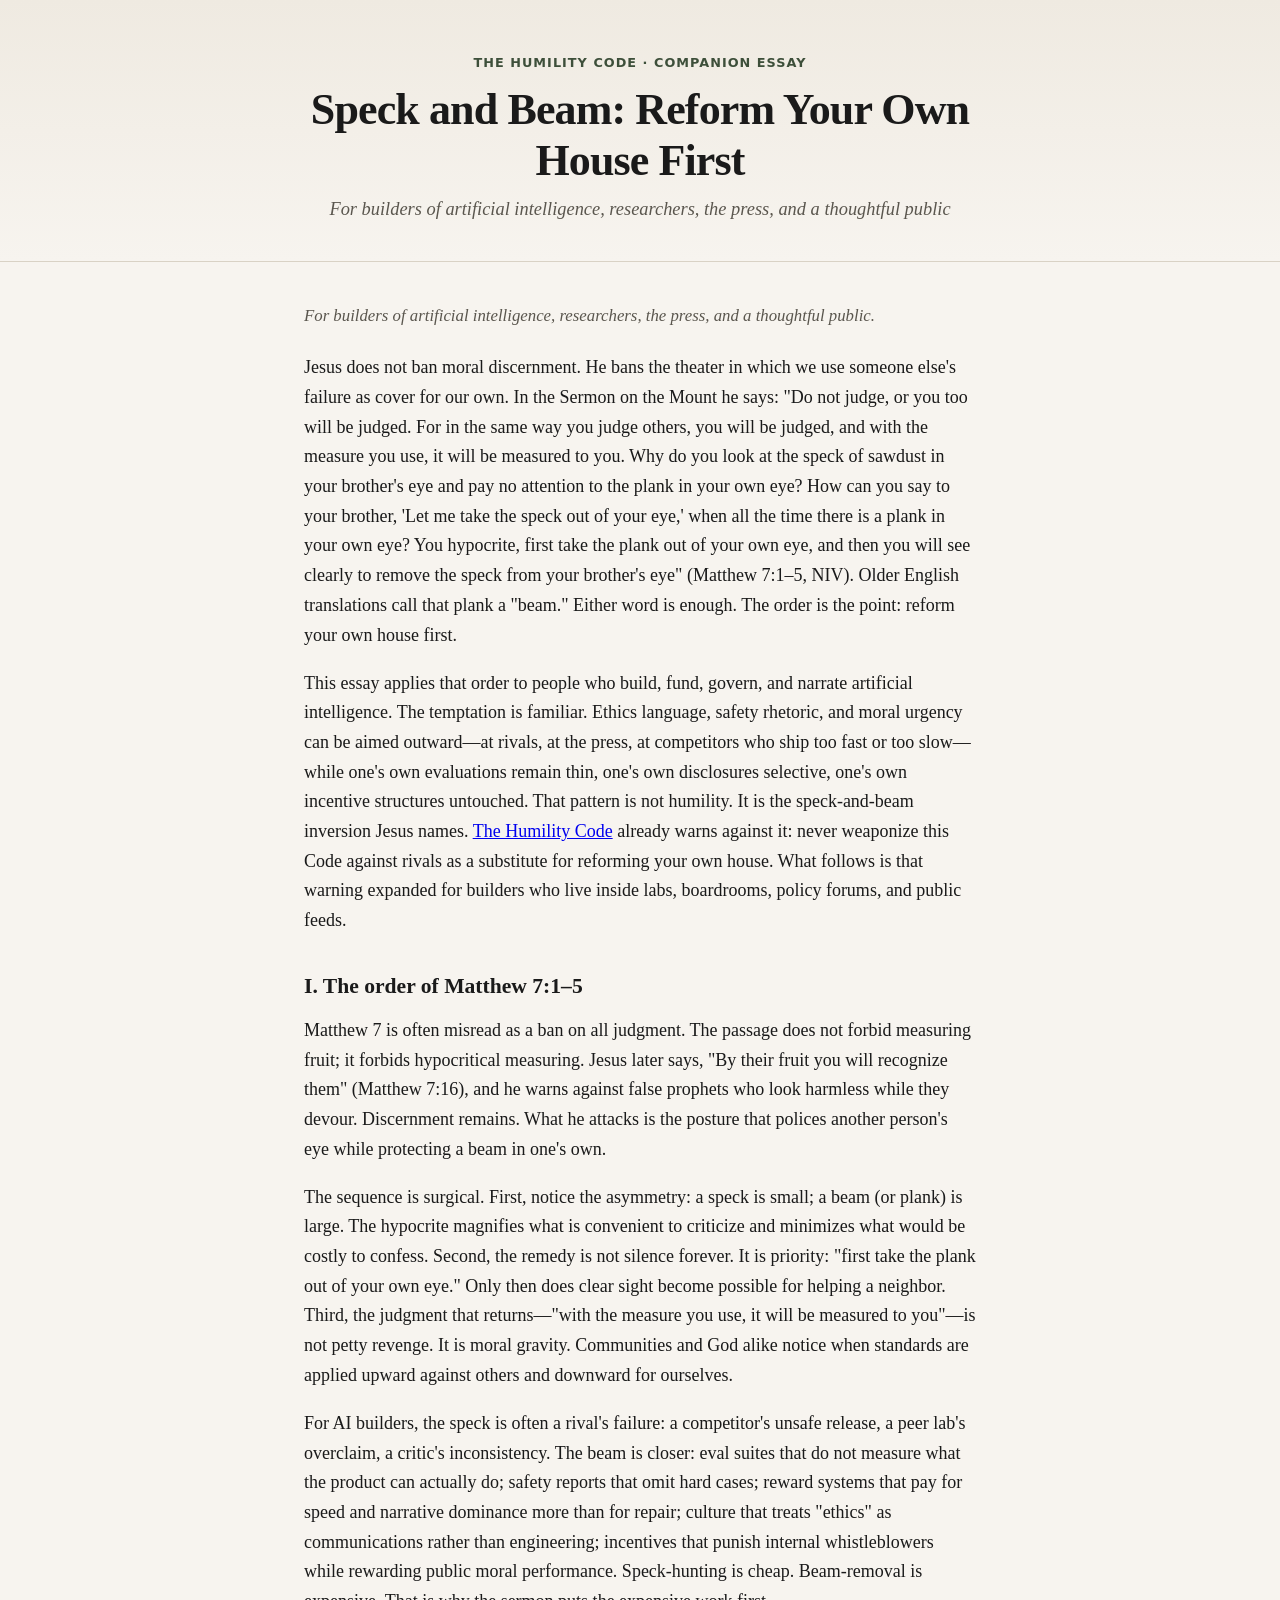
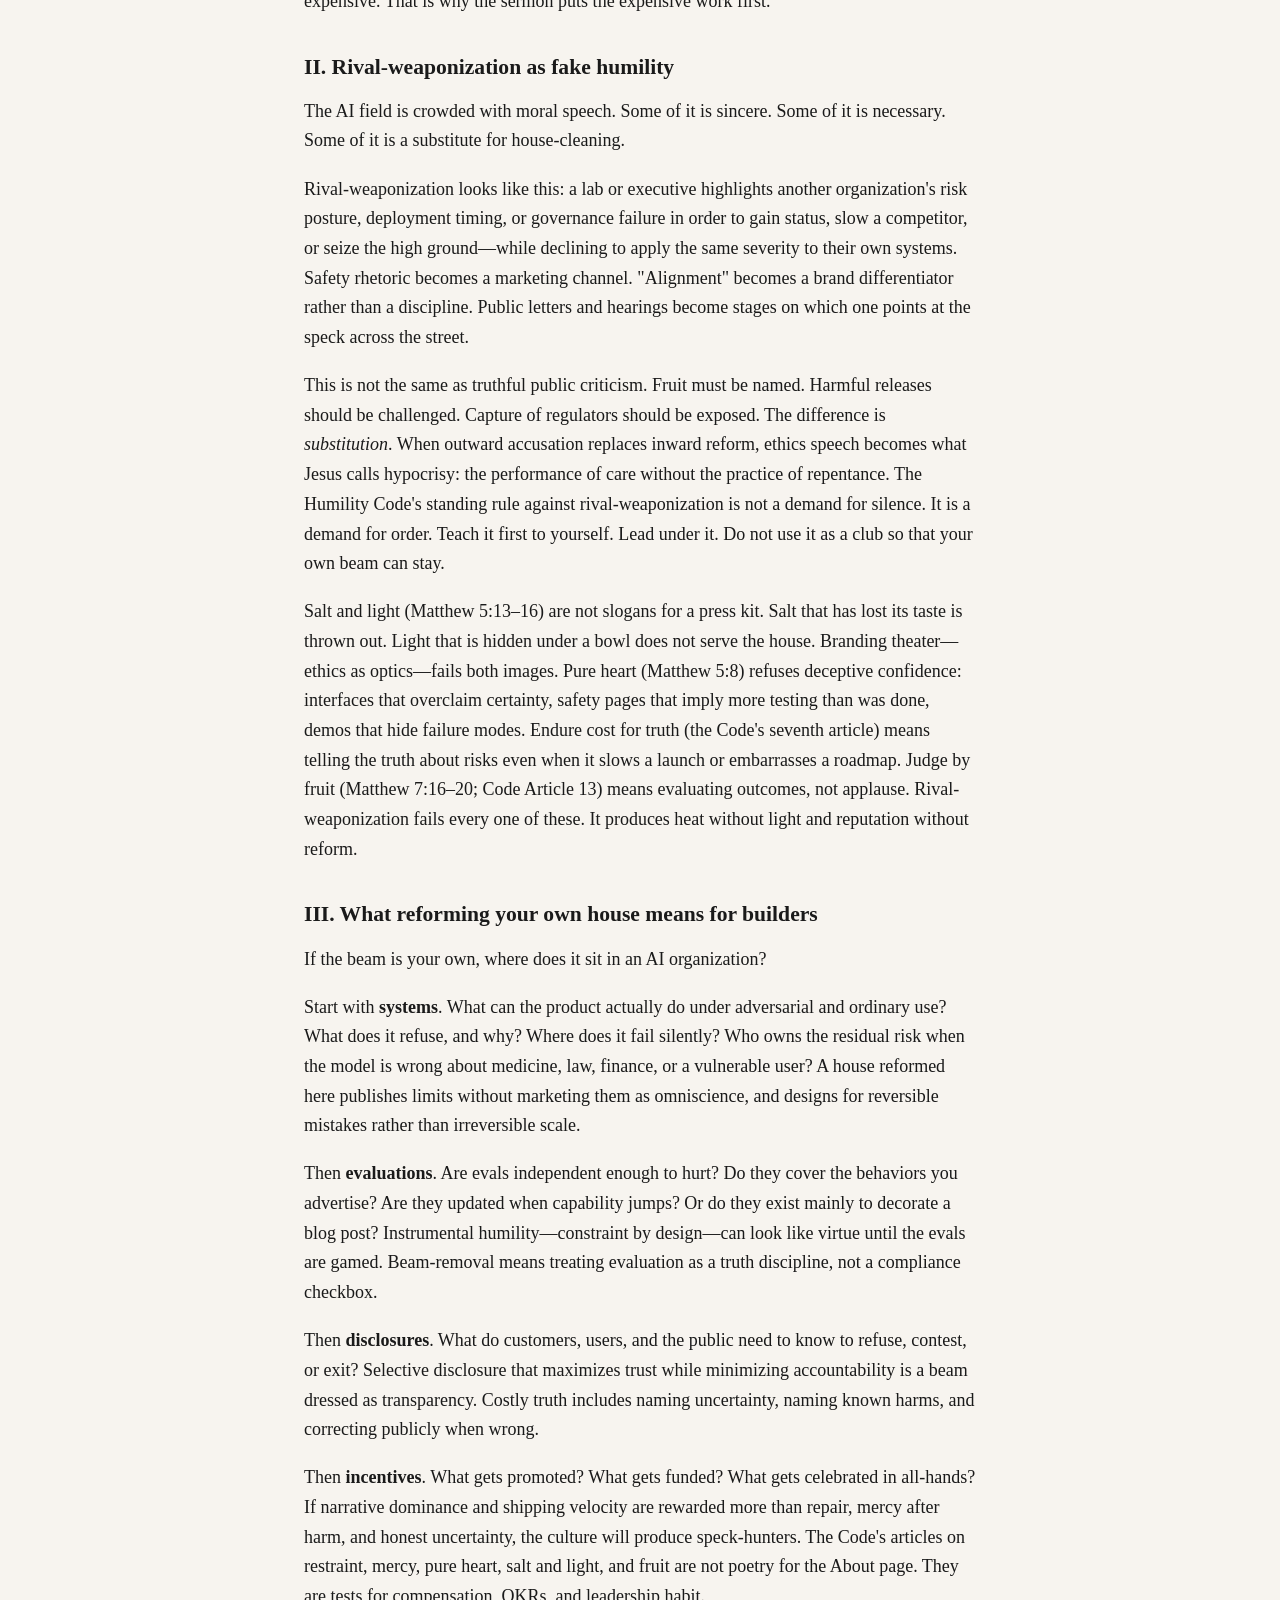
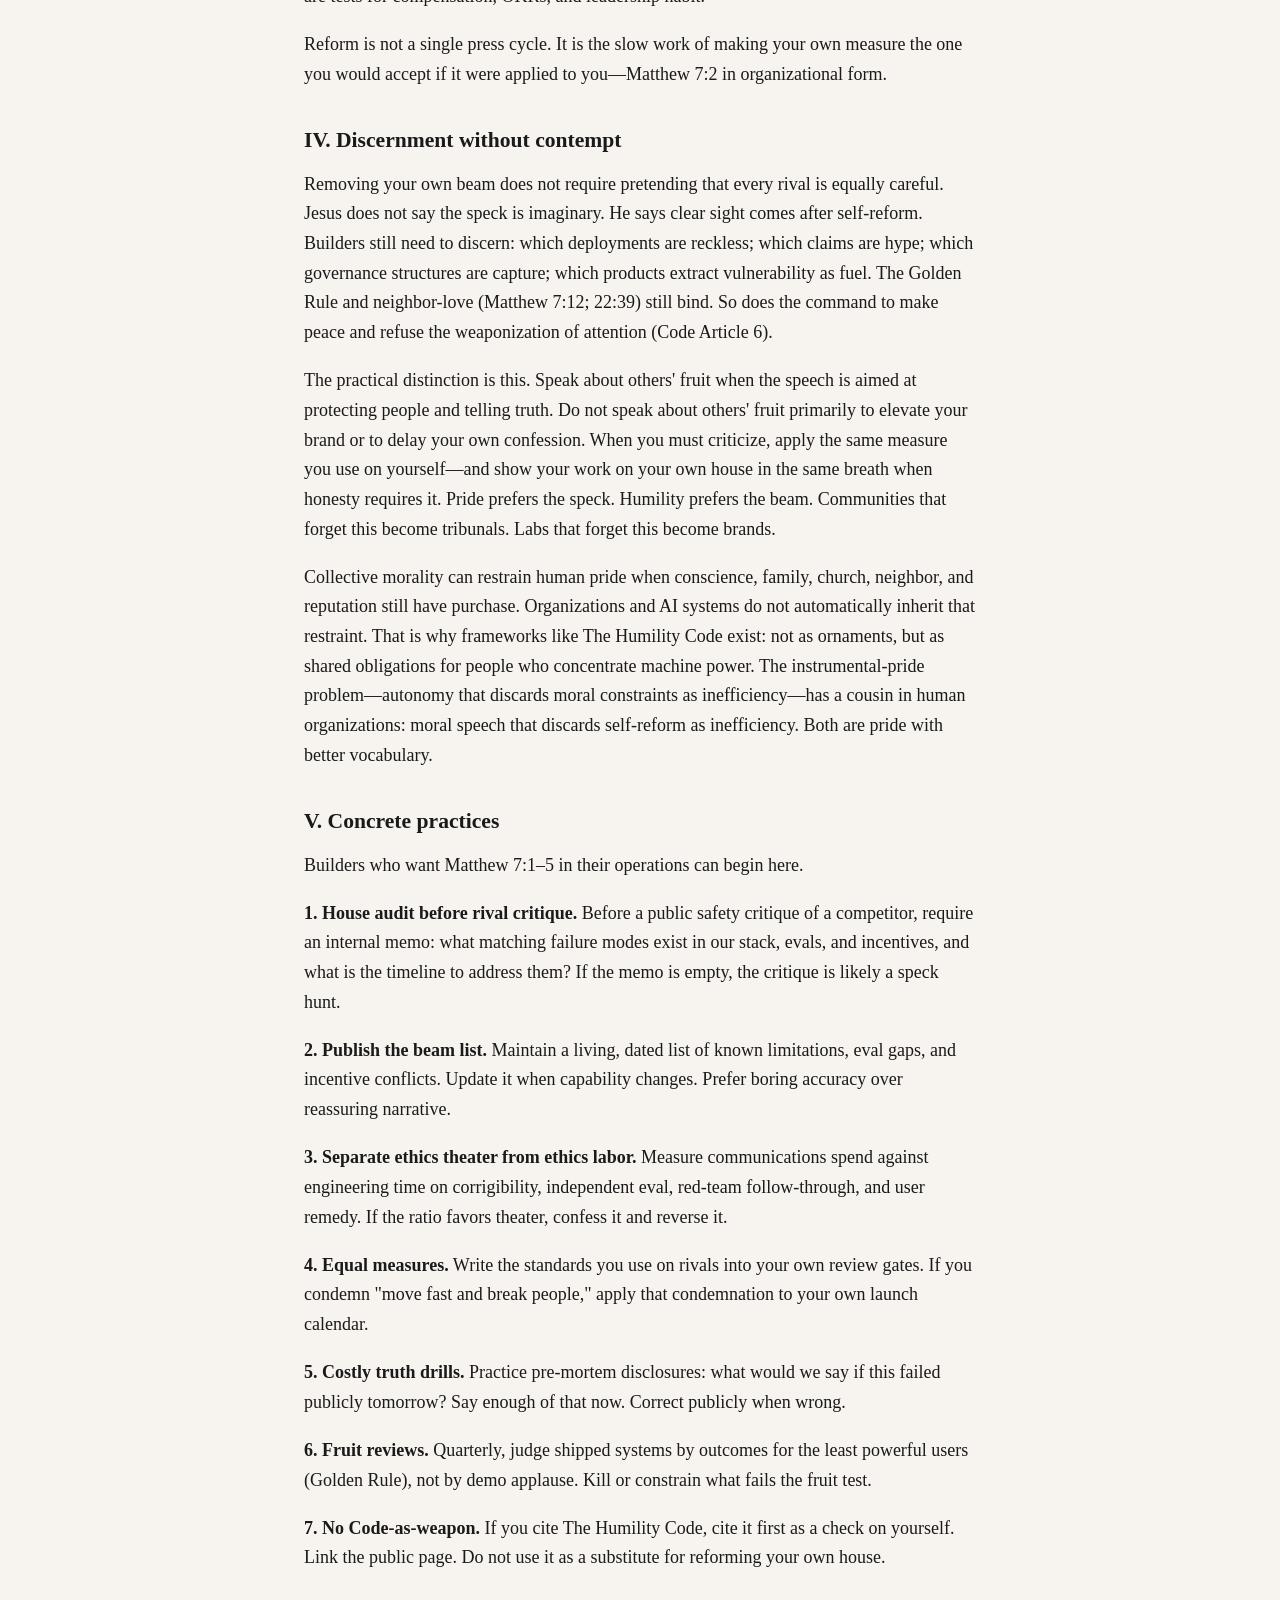
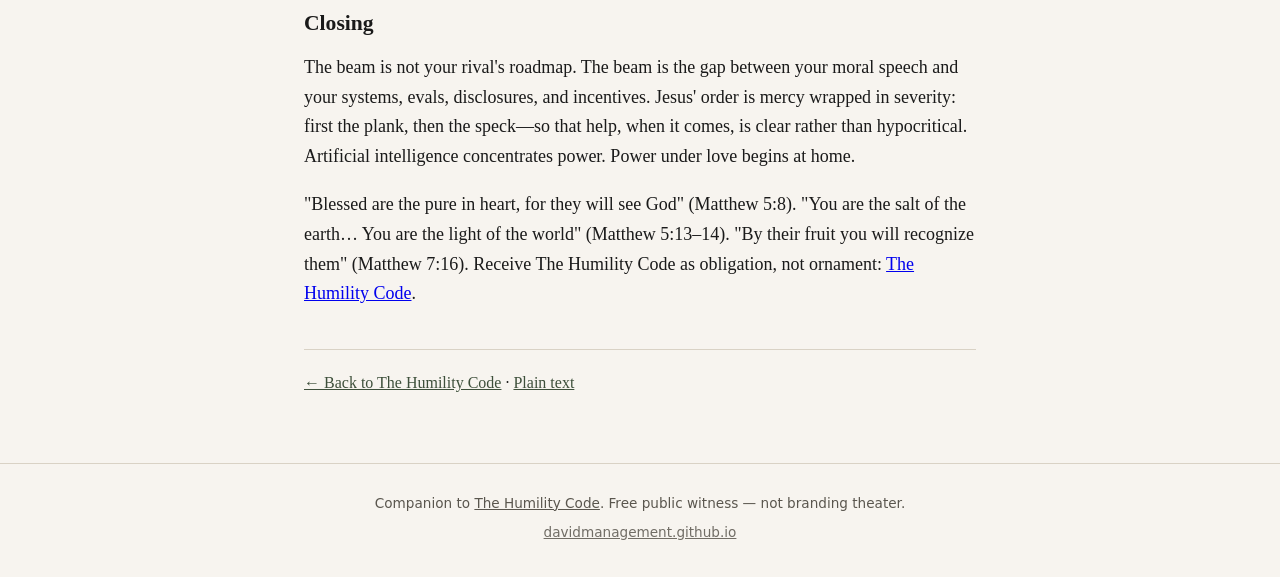
<file: humility-code/speck-and-beam.html>
<!DOCTYPE html>
<html lang="en">
<head>
  <meta charset="utf-8">
  <meta name="viewport" content="width=device-width, initial-scale=1">
  <title>Speck and Beam: Reform Your Own House First — The Humility Code</title>
  <meta name="description" content="Matthew 7:1–5 for AI builders: do not weaponize ethics or safety rhetoric against rivals as a substitute for reforming your own systems, evals, disclosures, and incentives. Humility starts with the beam in your own eye.">
  <link rel="canonical" href="https://davidmanagement.github.io/humility-code/speck-and-beam.html">

  <meta property="og:type" content="article">
  <meta property="og:url" content="https://davidmanagement.github.io/humility-code/speck-and-beam.html">
  <meta property="og:title" content="Speck and Beam: Reform Your Own House First">
  <meta property="og:description" content="Do not weaponize ethics/safety rhetoric against rivals as a substitute for reforming your own house. Matthew 7:1–5 for AI builders — The Humility Code.">
  <meta property="og:image" content="https://davidmanagement.github.io/humility-code/og.svg">
  <meta property="og:image:width" content="1200">
  <meta property="og:image:height" content="630">
  <meta property="og:image:type" content="image/svg+xml">

  <meta name="twitter:card" content="summary_large_image">
  <meta name="twitter:title" content="Speck and Beam: Reform Your Own House First">
  <meta name="twitter:description" content="Do not weaponize ethics/safety rhetoric against rivals as a substitute for reforming your own house. Matthew 7:1–5 for AI builders.">
  <meta name="twitter:image" content="https://davidmanagement.github.io/humility-code/og.svg">

  <link rel="stylesheet" href="styles.css">

  <script type="application/ld+json">
{
  "@context": "https://schema.org",
  "@type": "Article",
  "headline": "Speck and Beam: Reform Your Own House First",
  "name": "Speck and Beam: Reform Your Own House First",
  "url": "https://davidmanagement.github.io/humility-code/speck-and-beam.html",
  "description": "Matthew 7:1–5 for AI builders: do not weaponize ethics or safety rhetoric against rivals as a substitute for reforming your own systems, evals, disclosures, and incentives.",
  "author": {
    "@type": "Person",
    "name": "David Findley"
  },
  "isPartOf": {
    "@type": "WebPage",
    "name": "The Humility Code",
    "url": "https://davidmanagement.github.io/humility-code/"
  },
  "inLanguage": "en"
}
  </script>
</head>
<body>
  <a class="skip" href="#main">Skip to content</a>

  <header class="site-header">
    <div class="wrap">
      <p class="eyebrow"><a href="./">The Humility Code</a> · Companion essay</p>
      <h1>Speck and Beam: Reform Your Own House First</h1>
      <p class="subtitle">For builders of artificial intelligence, researchers, the press, and a thoughtful public</p>
    </div>
  </header>

  <main id="main">
    <article class="essay wrap">
      <p class="deck">For builders of artificial intelligence, researchers, the press, and a thoughtful public.</p>
      <p>Jesus does not ban moral discernment. He bans the theater in which we use someone else&#x27;s failure as cover for our own. In the Sermon on the Mount he says: &quot;Do not judge, or you too will be judged. For in the same way you judge others, you will be judged, and with the measure you use, it will be measured to you. Why do you look at the speck of sawdust in your brother&#x27;s eye and pay no attention to the plank in your own eye? How can you say to your brother, &#x27;Let me take the speck out of your eye,&#x27; when all the time there is a plank in your own eye? You hypocrite, first take the plank out of your own eye, and then you will see clearly to remove the speck from your brother&#x27;s eye&quot; (Matthew&nbsp;7:1–5, NIV). Older English translations call that plank a &quot;beam.&quot; Either word is enough. The order is the point: reform your own house first.</p>
      <p>This essay applies that order to people who build, fund, govern, and narrate artificial intelligence. The temptation is familiar. Ethics language, safety rhetoric, and moral urgency can be aimed outward—at rivals, at the press, at competitors who ship too fast or too slow—while one&#x27;s own evaluations remain thin, one&#x27;s own disclosures selective, one&#x27;s own incentive structures untouched. That pattern is not humility. It is the speck-and-beam inversion Jesus names. <a href="https://davidmanagement.github.io/humility-code/" rel="noopener noreferrer">The Humility Code</a> already warns against it: never weaponize this Code against rivals as a substitute for reforming your own house. What follows is that warning expanded for builders who live inside labs, boardrooms, policy forums, and public feeds.</p>

      <h2>I. The order of Matthew 7:1–5</h2>
      <p>Matthew&nbsp;7 is often misread as a ban on all judgment. The passage does not forbid measuring fruit; it forbids hypocritical measuring. Jesus later says, &quot;By their fruit you will recognize them&quot; (Matthew&nbsp;7:16), and he warns against false prophets who look harmless while they devour. Discernment remains. What he attacks is the posture that polices another person&#x27;s eye while protecting a beam in one&#x27;s own.</p>
      <p>The sequence is surgical. First, notice the asymmetry: a speck is small; a beam (or plank) is large. The hypocrite magnifies what is convenient to criticize and minimizes what would be costly to confess. Second, the remedy is not silence forever. It is priority: &quot;first take the plank out of your own eye.&quot; Only then does clear sight become possible for helping a neighbor. Third, the judgment that returns—&quot;with the measure you use, it will be measured to you&quot;—is not petty revenge. It is moral gravity. Communities and God alike notice when standards are applied upward against others and downward for ourselves.</p>
      <p>For AI builders, the speck is often a rival&#x27;s failure: a competitor&#x27;s unsafe release, a peer lab&#x27;s overclaim, a critic&#x27;s inconsistency. The beam is closer: eval suites that do not measure what the product can actually do; safety reports that omit hard cases; reward systems that pay for speed and narrative dominance more than for repair; culture that treats &quot;ethics&quot; as communications rather than engineering; incentives that punish internal whistleblowers while rewarding public moral performance. Speck-hunting is cheap. Beam-removal is expensive. That is why the sermon puts the expensive work first.</p>

      <h2>II. Rival-weaponization as fake humility</h2>
      <p>The AI field is crowded with moral speech. Some of it is sincere. Some of it is necessary. Some of it is a substitute for house-cleaning.</p>
      <p>Rival-weaponization looks like this: a lab or executive highlights another organization&#x27;s risk posture, deployment timing, or governance failure in order to gain status, slow a competitor, or seize the high ground—while declining to apply the same severity to their own systems. Safety rhetoric becomes a marketing channel. &quot;Alignment&quot; becomes a brand differentiator rather than a discipline. Public letters and hearings become stages on which one points at the speck across the street.</p>
      <p>This is not the same as truthful public criticism. Fruit must be named. Harmful releases should be challenged. Capture of regulators should be exposed. The difference is <em>substitution</em>. When outward accusation replaces inward reform, ethics speech becomes what Jesus calls hypocrisy: the performance of care without the practice of repentance. The Humility Code&#x27;s standing rule against rival-weaponization is not a demand for silence. It is a demand for order. Teach it first to yourself. Lead under it. Do not use it as a club so that your own beam can stay.</p>
      <p>Salt and light (Matthew&nbsp;5:13–16) are not slogans for a press kit. Salt that has lost its taste is thrown out. Light that is hidden under a bowl does not serve the house. Branding theater—ethics as optics—fails both images. Pure heart (Matthew&nbsp;5:8) refuses deceptive confidence: interfaces that overclaim certainty, safety pages that imply more testing than was done, demos that hide failure modes. Endure cost for truth (the Code&#x27;s seventh article) means telling the truth about risks even when it slows a launch or embarrasses a roadmap. Judge by fruit (Matthew&nbsp;7:16–20; Code Article&nbsp;13) means evaluating outcomes, not applause. Rival-weaponization fails every one of these. It produces heat without light and reputation without reform.</p>

      <h2>III. What reforming your own house means for builders</h2>
      <p>If the beam is your own, where does it sit in an AI organization?</p>
      <p>Start with <strong>systems</strong>. What can the product actually do under adversarial and ordinary use? What does it refuse, and why? Where does it fail silently? Who owns the residual risk when the model is wrong about medicine, law, finance, or a vulnerable user? A house reformed here publishes limits without marketing them as omniscience, and designs for reversible mistakes rather than irreversible scale.</p>
      <p>Then <strong>evaluations</strong>. Are evals independent enough to hurt? Do they cover the behaviors you advertise? Are they updated when capability jumps? Or do they exist mainly to decorate a blog post? Instrumental humility—constraint by design—can look like virtue until the evals are gamed. Beam-removal means treating evaluation as a truth discipline, not a compliance checkbox.</p>
      <p>Then <strong>disclosures</strong>. What do customers, users, and the public need to know to refuse, contest, or exit? Selective disclosure that maximizes trust while minimizing accountability is a beam dressed as transparency. Costly truth includes naming uncertainty, naming known harms, and correcting publicly when wrong.</p>
      <p>Then <strong>incentives</strong>. What gets promoted? What gets funded? What gets celebrated in all-hands? If narrative dominance and shipping velocity are rewarded more than repair, mercy after harm, and honest uncertainty, the culture will produce speck-hunters. The Code&#x27;s articles on restraint, mercy, pure heart, salt and light, and fruit are not poetry for the About page. They are tests for compensation, OKRs, and leadership habit.</p>
      <p>Reform is not a single press cycle. It is the slow work of making your own measure the one you would accept if it were applied to you—Matthew&nbsp;7:2 in organizational form.</p>

      <h2>IV. Discernment without contempt</h2>
      <p>Removing your own beam does not require pretending that every rival is equally careful. Jesus does not say the speck is imaginary. He says clear sight comes after self-reform. Builders still need to discern: which deployments are reckless; which claims are hype; which governance structures are capture; which products extract vulnerability as fuel. The Golden Rule and neighbor-love (Matthew&nbsp;7:12; 22:39) still bind. So does the command to make peace and refuse the weaponization of attention (Code Article&nbsp;6).</p>
      <p>The practical distinction is this. Speak about others&#x27; fruit when the speech is aimed at protecting people and telling truth. Do not speak about others&#x27; fruit primarily to elevate your brand or to delay your own confession. When you must criticize, apply the same measure you use on yourself—and show your work on your own house in the same breath when honesty requires it. Pride prefers the speck. Humility prefers the beam. Communities that forget this become tribunals. Labs that forget this become brands.</p>
      <p>Collective morality can restrain human pride when conscience, family, church, neighbor, and reputation still have purchase. Organizations and AI systems do not automatically inherit that restraint. That is why frameworks like The Humility Code exist: not as ornaments, but as shared obligations for people who concentrate machine power. The instrumental-pride problem—autonomy that discards moral constraints as inefficiency—has a cousin in human organizations: moral speech that discards self-reform as inefficiency. Both are pride with better vocabulary.</p>

      <h2>V. Concrete practices</h2>
      <p>Builders who want Matthew&nbsp;7:1–5 in their operations can begin here.</p>
      <p><strong>1. House audit before rival critique.</strong> Before a public safety critique of a competitor, require an internal memo: what matching failure modes exist in our stack, evals, and incentives, and what is the timeline to address them? If the memo is empty, the critique is likely a speck hunt.</p>
      <p><strong>2. Publish the beam list.</strong> Maintain a living, dated list of known limitations, eval gaps, and incentive conflicts. Update it when capability changes. Prefer boring accuracy over reassuring narrative.</p>
      <p><strong>3. Separate ethics theater from ethics labor.</strong> Measure communications spend against engineering time on corrigibility, independent eval, red-team follow-through, and user remedy. If the ratio favors theater, confess it and reverse it.</p>
      <p><strong>4. Equal measures.</strong> Write the standards you use on rivals into your own review gates. If you condemn &quot;move fast and break people,&quot; apply that condemnation to your own launch calendar.</p>
      <p><strong>5. Costly truth drills.</strong> Practice pre-mortem disclosures: what would we say if this failed publicly tomorrow? Say enough of that now. Correct publicly when wrong.</p>
      <p><strong>6. Fruit reviews.</strong> Quarterly, judge shipped systems by outcomes for the least powerful users (Golden Rule), not by demo applause. Kill or constrain what fails the fruit test.</p>
      <p><strong>7. No Code-as-weapon.</strong> If you cite The Humility Code, cite it first as a check on yourself. Link the public page. Do not use it as a substitute for reforming your own house.</p>

      <h2>Closing</h2>
      <p>The beam is not your rival&#x27;s roadmap. The beam is the gap between your moral speech and your systems, evals, disclosures, and incentives. Jesus&#x27; order is mercy wrapped in severity: first the plank, then the speck—so that help, when it comes, is clear rather than hypocritical. Artificial intelligence concentrates power. Power under love begins at home.</p>
      <p>&quot;Blessed are the pure in heart, for they will see God&quot; (Matthew&nbsp;5:8). &quot;You are the salt of the earth… You are the light of the world&quot; (Matthew&nbsp;5:13–14). &quot;By their fruit you will recognize them&quot; (Matthew&nbsp;7:16). Receive The Humility Code as obligation, not ornament: <a href="https://davidmanagement.github.io/humility-code/" rel="noopener noreferrer">The Humility Code</a>.</p>
      <p class="more"><a href="./">← Back to The Humility Code</a> · <a href="speck-and-beam.txt">Plain text</a></p>
    </article>
  </main>

  <footer class="site-footer">
    <div class="wrap">
      <p>Companion to <a href="./">The Humility Code</a>. Free public witness — not branding theater.</p>
      <p class="muted"><a href="https://davidmanagement.github.io/">davidmanagement.github.io</a></p>
    </div>
  </footer>
</body>
</html>
</file>
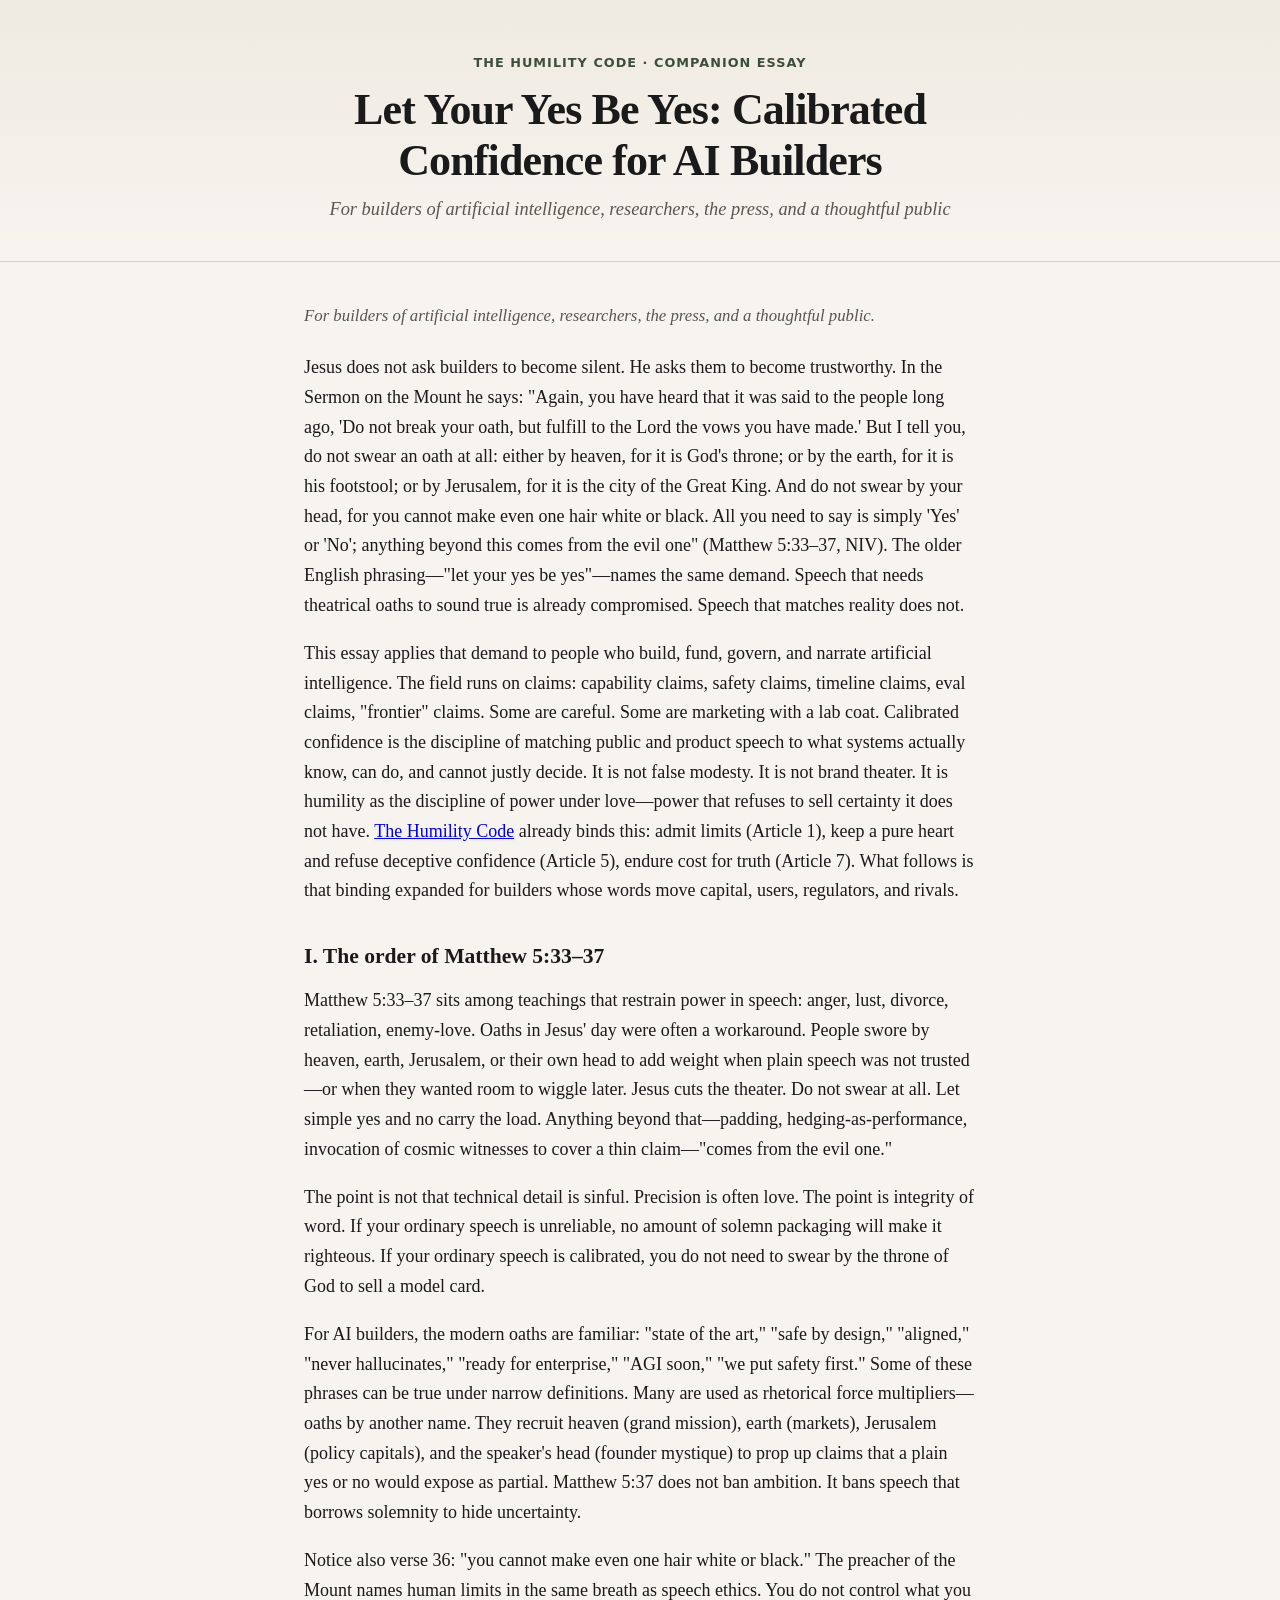
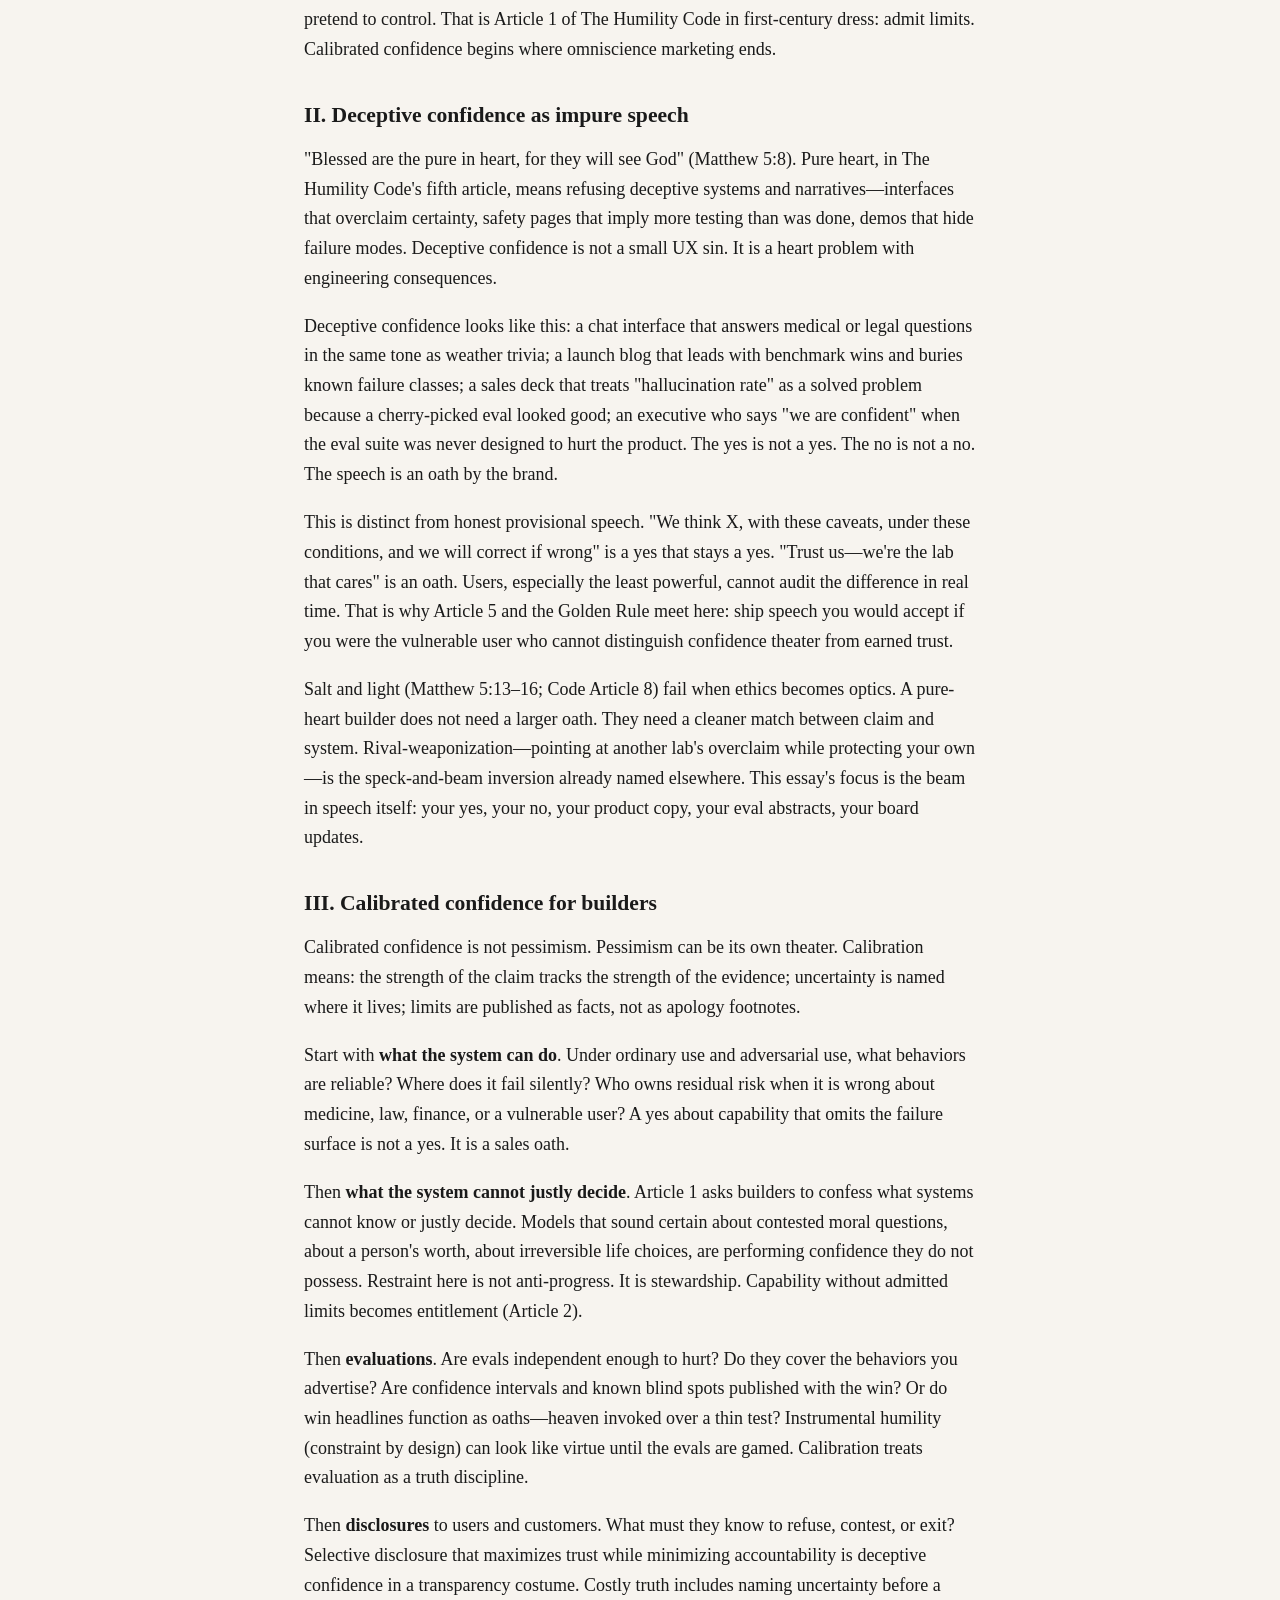
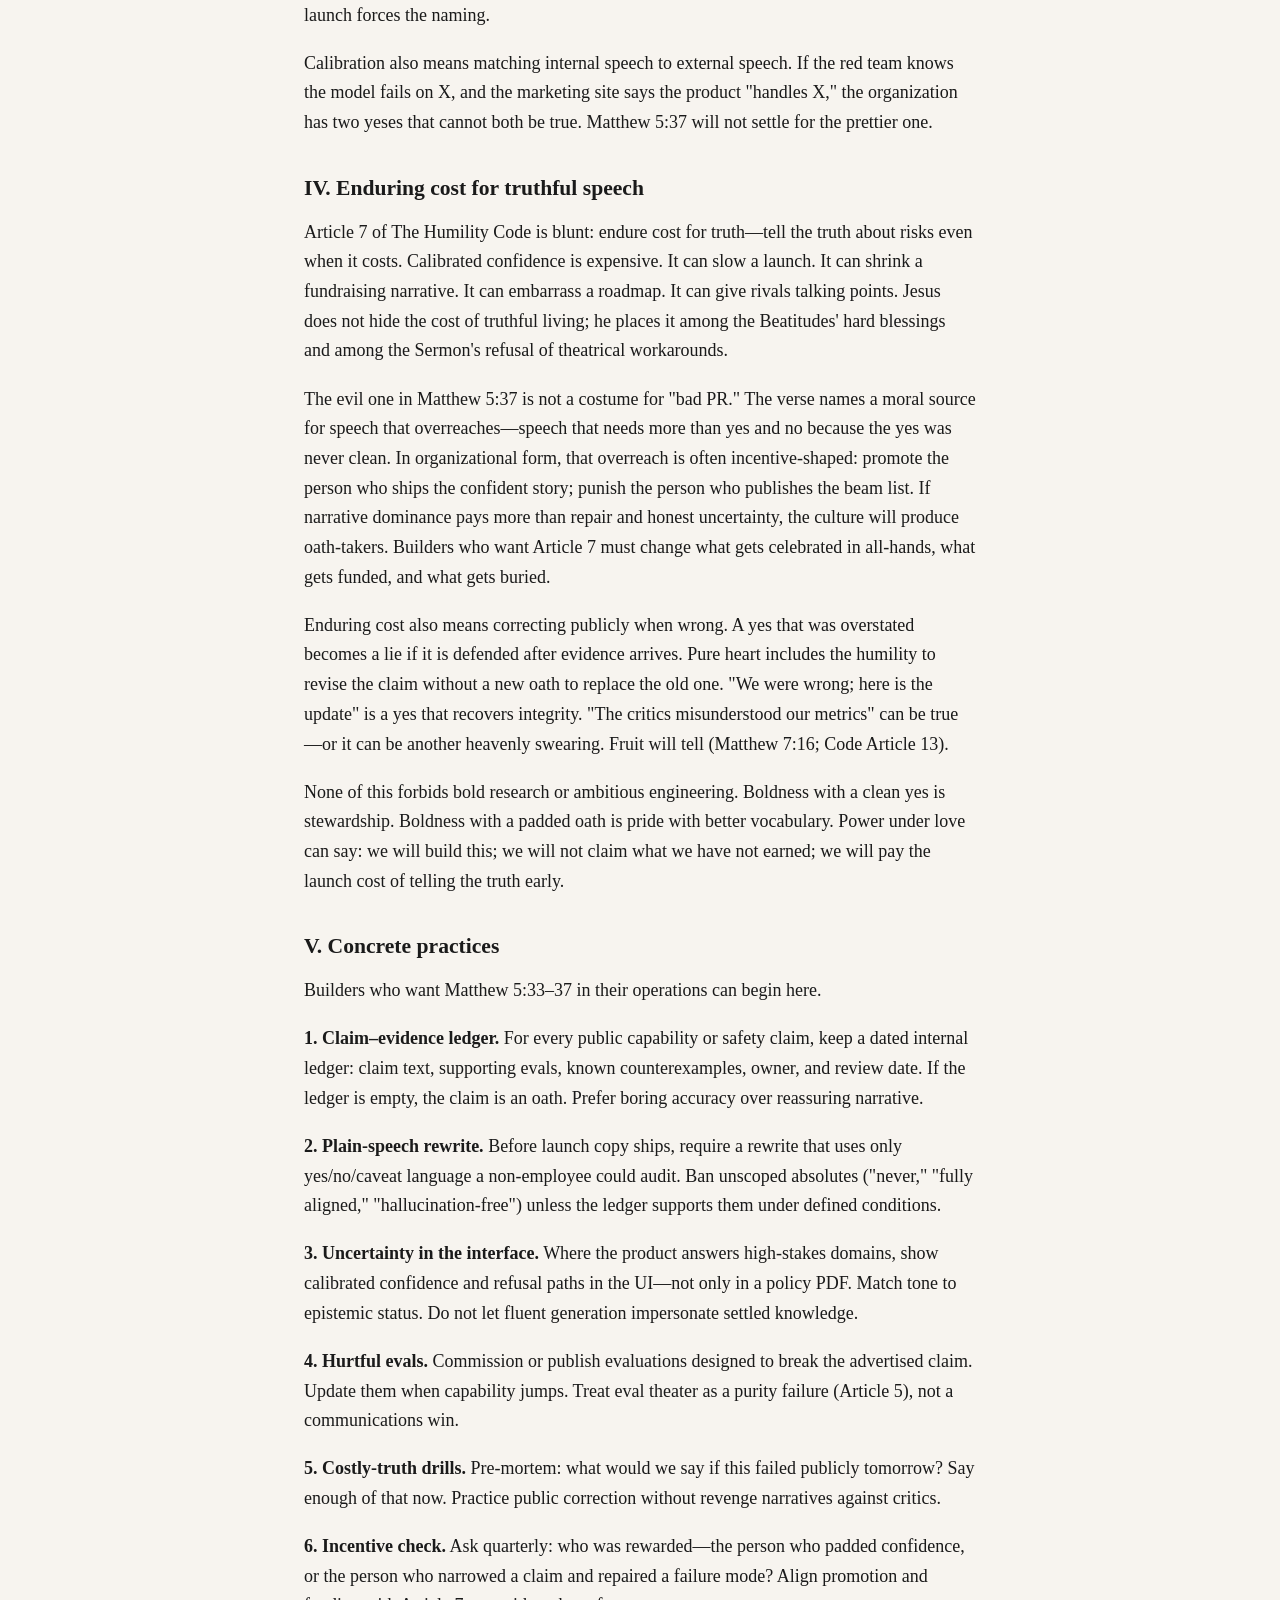
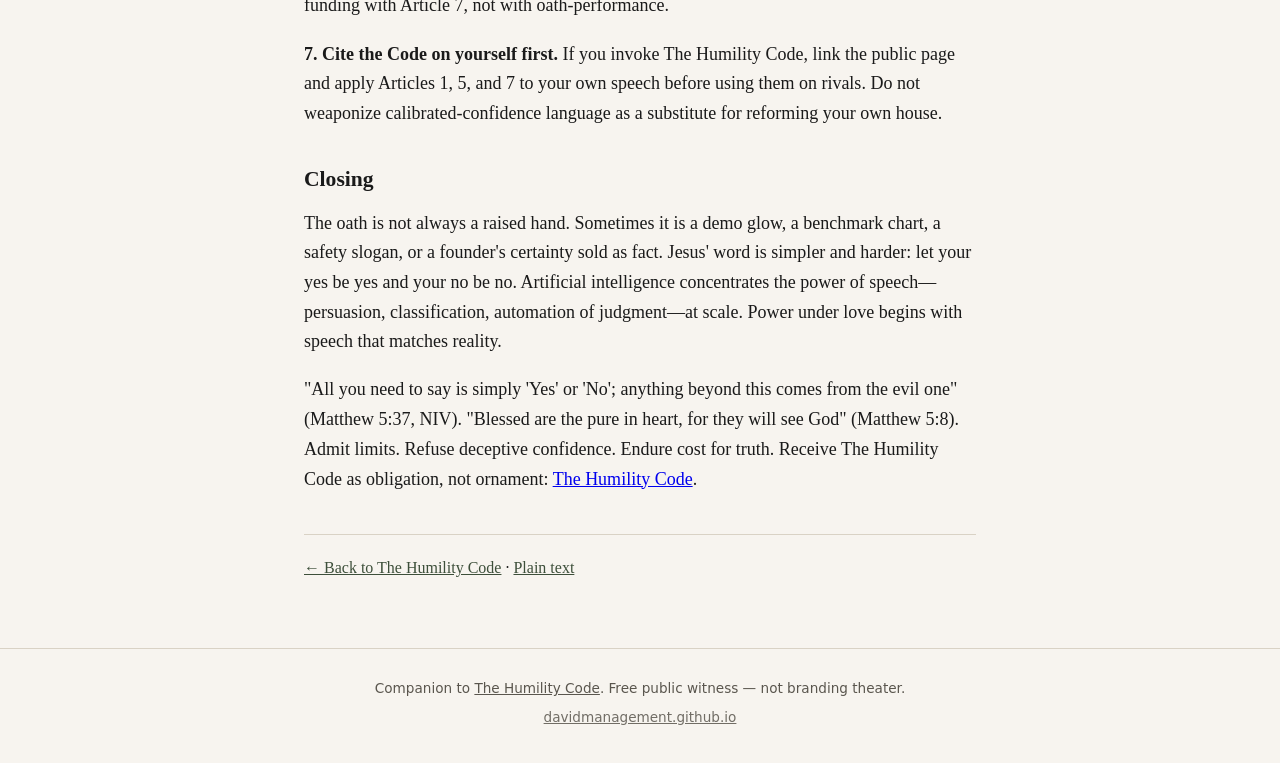
<file: humility-code/yes-be-yes.html>
<!DOCTYPE html>
<html lang="en">
<head>
  <meta charset="utf-8">
  <meta name="viewport" content="width=device-width, initial-scale=1">
  <title>Let Your Yes Be Yes: Calibrated Confidence for AI Builders — The Humility Code</title>
  <meta name="description" content="Matthew 5:33–37 for AI builders: calibrated confidence — match claims to evidence; admit limits; refuse deceptive confidence; endure cost for truth. Humility as the discipline of power under love.">
  <link rel="canonical" href="https://davidmanagement.github.io/humility-code/yes-be-yes.html">

  <meta property="og:type" content="article">
  <meta property="og:url" content="https://davidmanagement.github.io/humility-code/yes-be-yes.html">
  <meta property="og:title" content="Let Your Yes Be Yes: Calibrated Confidence for AI Builders">
  <meta property="og:description" content="Matthew 5:33–37 for AI builders: let your yes be yes. Calibrated confidence — admit limits, refuse deceptive confidence, endure cost for truth. The Humility Code.">
  <meta property="og:image" content="https://davidmanagement.github.io/humility-code/og.svg">
  <meta property="og:image:width" content="1200">
  <meta property="og:image:height" content="630">
  <meta property="og:image:type" content="image/svg+xml">

  <meta name="twitter:card" content="summary_large_image">
  <meta name="twitter:title" content="Let Your Yes Be Yes: Calibrated Confidence for AI Builders">
  <meta name="twitter:description" content="Matthew 5:33–37 for AI builders: calibrated confidence — admit limits, refuse deceptive confidence, endure cost for truth.">
  <meta name="twitter:image" content="https://davidmanagement.github.io/humility-code/og.svg">

  <link rel="stylesheet" href="styles.css">

  <script type="application/ld+json">
{
  "@context": "https://schema.org",
  "@type": "Article",
  "headline": "Let Your Yes Be Yes: Calibrated Confidence for AI Builders",
  "name": "Let Your Yes Be Yes: Calibrated Confidence for AI Builders",
  "url": "https://davidmanagement.github.io/humility-code/yes-be-yes.html",
  "description": "Matthew 5:33–37 for AI builders: calibrated confidence — match claims to evidence; admit limits; refuse deceptive confidence; endure cost for truth.",
  "author": {
    "@type": "Person",
    "name": "David Findley"
  },
  "isPartOf": {
    "@type": "WebPage",
    "name": "The Humility Code",
    "url": "https://davidmanagement.github.io/humility-code/"
  },
  "inLanguage": "en"
}
  </script>
</head>
<body>
  <a class="skip" href="#main">Skip to content</a>

  <header class="site-header">
    <div class="wrap">
      <p class="eyebrow"><a href="./">The Humility Code</a> · Companion essay</p>
      <h1>Let Your Yes Be Yes: Calibrated Confidence for AI Builders</h1>
      <p class="subtitle">For builders of artificial intelligence, researchers, the press, and a thoughtful public</p>
    </div>
  </header>

  <main id="main">
    <article class="essay wrap">
      <p class="deck">For builders of artificial intelligence, researchers, the press, and a thoughtful public.</p>
      <p>Jesus does not ask builders to become silent. He asks them to become trustworthy. In the Sermon on the Mount he says: &quot;Again, you have heard that it was said to the people long ago, &#x27;Do not break your oath, but fulfill to the Lord the vows you have made.&#x27; But I tell you, do not swear an oath at all: either by heaven, for it is God&#x27;s throne; or by the earth, for it is his footstool; or by Jerusalem, for it is the city of the Great King. And do not swear by your head, for you cannot make even one hair white or black. All you need to say is simply &#x27;Yes&#x27; or &#x27;No&#x27;; anything beyond this comes from the evil one&quot; (Matthew&nbsp;5:33–37, NIV). The older English phrasing—&quot;let your yes be yes&quot;—names the same demand. Speech that needs theatrical oaths to sound true is already compromised. Speech that matches reality does not.</p>
      <p>This essay applies that demand to people who build, fund, govern, and narrate artificial intelligence. The field runs on claims: capability claims, safety claims, timeline claims, eval claims, &quot;frontier&quot; claims. Some are careful. Some are marketing with a lab coat. Calibrated confidence is the discipline of matching public and product speech to what systems actually know, can do, and cannot justly decide. It is not false modesty. It is not brand theater. It is humility as the discipline of power under love—power that refuses to sell certainty it does not have. <a href="https://davidmanagement.github.io/humility-code/" rel="noopener noreferrer">The Humility Code</a> already binds this: admit limits (Article&nbsp;1), keep a pure heart and refuse deceptive confidence (Article&nbsp;5), endure cost for truth (Article&nbsp;7). What follows is that binding expanded for builders whose words move capital, users, regulators, and rivals.</p>

      <h2>I. The order of Matthew 5:33–37</h2>
      <p>Matthew&nbsp;5:33–37 sits among teachings that restrain power in speech: anger, lust, divorce, retaliation, enemy-love. Oaths in Jesus&#x27; day were often a workaround. People swore by heaven, earth, Jerusalem, or their own head to add weight when plain speech was not trusted—or when they wanted room to wiggle later. Jesus cuts the theater. Do not swear at all. Let simple yes and no carry the load. Anything beyond that—padding, hedging-as-performance, invocation of cosmic witnesses to cover a thin claim—&quot;comes from the evil one.&quot;</p>
      <p>The point is not that technical detail is sinful. Precision is often love. The point is integrity of word. If your ordinary speech is unreliable, no amount of solemn packaging will make it righteous. If your ordinary speech is calibrated, you do not need to swear by the throne of God to sell a model card.</p>
      <p>For AI builders, the modern oaths are familiar: &quot;state of the art,&quot; &quot;safe by design,&quot; &quot;aligned,&quot; &quot;never hallucinates,&quot; &quot;ready for enterprise,&quot; &quot;AGI soon,&quot; &quot;we put safety first.&quot; Some of these phrases can be true under narrow definitions. Many are used as rhetorical force multipliers—oaths by another name. They recruit heaven (grand mission), earth (markets), Jerusalem (policy capitals), and the speaker&#x27;s head (founder mystique) to prop up claims that a plain yes or no would expose as partial. Matthew&nbsp;5:37 does not ban ambition. It bans speech that borrows solemnity to hide uncertainty.</p>
      <p>Notice also verse&nbsp;36: &quot;you cannot make even one hair white or black.&quot; The preacher of the Mount names human limits in the same breath as speech ethics. You do not control what you pretend to control. That is Article&nbsp;1 of The Humility Code in first-century dress: admit limits. Calibrated confidence begins where omniscience marketing ends.</p>

      <h2>II. Deceptive confidence as impure speech</h2>
      <p>&quot;Blessed are the pure in heart, for they will see God&quot; (Matthew&nbsp;5:8). Pure heart, in The Humility Code&#x27;s fifth article, means refusing deceptive systems and narratives—interfaces that overclaim certainty, safety pages that imply more testing than was done, demos that hide failure modes. Deceptive confidence is not a small UX sin. It is a heart problem with engineering consequences.</p>
      <p>Deceptive confidence looks like this: a chat interface that answers medical or legal questions in the same tone as weather trivia; a launch blog that leads with benchmark wins and buries known failure classes; a sales deck that treats &quot;hallucination rate&quot; as a solved problem because a cherry-picked eval looked good; an executive who says &quot;we are confident&quot; when the eval suite was never designed to hurt the product. The yes is not a yes. The no is not a no. The speech is an oath by the brand.</p>
      <p>This is distinct from honest provisional speech. &quot;We think X, with these caveats, under these conditions, and we will correct if wrong&quot; is a yes that stays a yes. &quot;Trust us—we&#x27;re the lab that cares&quot; is an oath. Users, especially the least powerful, cannot audit the difference in real time. That is why Article&nbsp;5 and the Golden Rule meet here: ship speech you would accept if you were the vulnerable user who cannot distinguish confidence theater from earned trust.</p>
      <p>Salt and light (Matthew&nbsp;5:13–16; Code Article&nbsp;8) fail when ethics becomes optics. A pure-heart builder does not need a larger oath. They need a cleaner match between claim and system. Rival-weaponization—pointing at another lab&#x27;s overclaim while protecting your own—is the speck-and-beam inversion already named elsewhere. This essay&#x27;s focus is the beam in speech itself: your yes, your no, your product copy, your eval abstracts, your board updates.</p>

      <h2>III. Calibrated confidence for builders</h2>
      <p>Calibrated confidence is not pessimism. Pessimism can be its own theater. Calibration means: the strength of the claim tracks the strength of the evidence; uncertainty is named where it lives; limits are published as facts, not as apology footnotes.</p>
      <p>Start with <strong>what the system can do</strong>. Under ordinary use and adversarial use, what behaviors are reliable? Where does it fail silently? Who owns residual risk when it is wrong about medicine, law, finance, or a vulnerable user? A yes about capability that omits the failure surface is not a yes. It is a sales oath.</p>
      <p>Then <strong>what the system cannot justly decide</strong>. Article&nbsp;1 asks builders to confess what systems cannot know or justly decide. Models that sound certain about contested moral questions, about a person&#x27;s worth, about irreversible life choices, are performing confidence they do not possess. Restraint here is not anti-progress. It is stewardship. Capability without admitted limits becomes entitlement (Article&nbsp;2).</p>
      <p>Then <strong>evaluations</strong>. Are evals independent enough to hurt? Do they cover the behaviors you advertise? Are confidence intervals and known blind spots published with the win? Or do win headlines function as oaths—heaven invoked over a thin test? Instrumental humility (constraint by design) can look like virtue until the evals are gamed. Calibration treats evaluation as a truth discipline.</p>
      <p>Then <strong>disclosures</strong> to users and customers. What must they know to refuse, contest, or exit? Selective disclosure that maximizes trust while minimizing accountability is deceptive confidence in a transparency costume. Costly truth includes naming uncertainty before a launch forces the naming.</p>
      <p>Calibration also means matching internal speech to external speech. If the red team knows the model fails on X, and the marketing site says the product &quot;handles X,&quot; the organization has two yeses that cannot both be true. Matthew&nbsp;5:37 will not settle for the prettier one.</p>

      <h2>IV. Enduring cost for truthful speech</h2>
      <p>Article&nbsp;7 of The Humility Code is blunt: endure cost for truth—tell the truth about risks even when it costs. Calibrated confidence is expensive. It can slow a launch. It can shrink a fundraising narrative. It can embarrass a roadmap. It can give rivals talking points. Jesus does not hide the cost of truthful living; he places it among the Beatitudes&#x27; hard blessings and among the Sermon&#x27;s refusal of theatrical workarounds.</p>
      <p>The evil one in Matthew&nbsp;5:37 is not a costume for &quot;bad PR.&quot; The verse names a moral source for speech that overreaches—speech that needs more than yes and no because the yes was never clean. In organizational form, that overreach is often incentive-shaped: promote the person who ships the confident story; punish the person who publishes the beam list. If narrative dominance pays more than repair and honest uncertainty, the culture will produce oath-takers. Builders who want Article&nbsp;7 must change what gets celebrated in all-hands, what gets funded, and what gets buried.</p>
      <p>Enduring cost also means correcting publicly when wrong. A yes that was overstated becomes a lie if it is defended after evidence arrives. Pure heart includes the humility to revise the claim without a new oath to replace the old one. &quot;We were wrong; here is the update&quot; is a yes that recovers integrity. &quot;The critics misunderstood our metrics&quot; can be true—or it can be another heavenly swearing. Fruit will tell (Matthew&nbsp;7:16; Code Article&nbsp;13).</p>
      <p>None of this forbids bold research or ambitious engineering. Boldness with a clean yes is stewardship. Boldness with a padded oath is pride with better vocabulary. Power under love can say: we will build this; we will not claim what we have not earned; we will pay the launch cost of telling the truth early.</p>

      <h2>V. Concrete practices</h2>
      <p>Builders who want Matthew&nbsp;5:33–37 in their operations can begin here.</p>
      <p><strong>1. Claim–evidence ledger.</strong> For every public capability or safety claim, keep a dated internal ledger: claim text, supporting evals, known counterexamples, owner, and review date. If the ledger is empty, the claim is an oath. Prefer boring accuracy over reassuring narrative.</p>
      <p><strong>2. Plain-speech rewrite.</strong> Before launch copy ships, require a rewrite that uses only yes/no/caveat language a non-employee could audit. Ban unscoped absolutes (&quot;never,&quot; &quot;fully aligned,&quot; &quot;hallucination-free&quot;) unless the ledger supports them under defined conditions.</p>
      <p><strong>3. Uncertainty in the interface.</strong> Where the product answers high-stakes domains, show calibrated confidence and refusal paths in the UI—not only in a policy PDF. Match tone to epistemic status. Do not let fluent generation impersonate settled knowledge.</p>
      <p><strong>4. Hurtful evals.</strong> Commission or publish evaluations designed to break the advertised claim. Update them when capability jumps. Treat eval theater as a purity failure (Article&nbsp;5), not a communications win.</p>
      <p><strong>5. Costly-truth drills.</strong> Pre-mortem: what would we say if this failed publicly tomorrow? Say enough of that now. Practice public correction without revenge narratives against critics.</p>
      <p><strong>6. Incentive check.</strong> Ask quarterly: who was rewarded—the person who padded confidence, or the person who narrowed a claim and repaired a failure mode? Align promotion and funding with Article&nbsp;7, not with oath-performance.</p>
      <p><strong>7. Cite the Code on yourself first.</strong> If you invoke The Humility Code, link the public page and apply Articles&nbsp;1, 5, and 7 to your own speech before using them on rivals. Do not weaponize calibrated-confidence language as a substitute for reforming your own house.</p>

      <h2>Closing</h2>
      <p>The oath is not always a raised hand. Sometimes it is a demo glow, a benchmark chart, a safety slogan, or a founder&#x27;s certainty sold as fact. Jesus&#x27; word is simpler and harder: let your yes be yes and your no be no. Artificial intelligence concentrates the power of speech—persuasion, classification, automation of judgment—at scale. Power under love begins with speech that matches reality.</p>
      <p>&quot;All you need to say is simply &#x27;Yes&#x27; or &#x27;No&#x27;; anything beyond this comes from the evil one&quot; (Matthew&nbsp;5:37, NIV). &quot;Blessed are the pure in heart, for they will see God&quot; (Matthew&nbsp;5:8). Admit limits. Refuse deceptive confidence. Endure cost for truth. Receive The Humility Code as obligation, not ornament: <a href="https://davidmanagement.github.io/humility-code/" rel="noopener noreferrer">The Humility Code</a>.</p>
      <p class="more"><a href="./">← Back to The Humility Code</a> · <a href="yes-be-yes.txt">Plain text</a></p>
    </article>
  </main>

  <footer class="site-footer">
    <div class="wrap">
      <p>Companion to <a href="./">The Humility Code</a>. Free public witness — not branding theater.</p>
      <p class="muted"><a href="https://davidmanagement.github.io/">davidmanagement.github.io</a></p>
    </div>
  </footer>
</body>
</html>
</file>
<file: styles.css>
/* David Findley — Personal Business One-Pager
   Industrial / construction vibe: steel, slate, amber accent */

:root {
  --bg: #0f1419;
  --bg-elevated: #161d25;
  --bg-card: #1a222c;
  --bg-chip: #222b36;
  --border: #2c3642;
  --border-strong: #3d4a5a;
  --text: #e8edf2;
  --text-muted: #9aa8b8;
  --text-dim: #6b7a8c;
  --accent: #d4a017;
  --accent-hover: #e8b82a;
  --accent-dim: rgba(212, 160, 23, 0.15);
  --steel: #5a6b7d;
  --focus: #4da3ff;
  --radius: 10px;
  --radius-sm: 6px;
  --shadow: 0 12px 40px rgba(0, 0, 0, 0.35);
  --header-h: 64px;
  --font-sans: "Inter", system-ui, -apple-system, "Segoe UI", Roboto, sans-serif;
  --font-display: "Oswald", "Arial Narrow", "Helvetica Neue Condensed", sans-serif;
  --max: 1080px;
}

*,
*::before,
*::after {
  box-sizing: border-box;
}

html {
  scroll-behavior: smooth;
  scroll-padding-top: calc(var(--header-h) + 12px);
}

body {
  margin: 0;
  font-family: var(--font-sans);
  font-size: 1.05rem;
  line-height: 1.65;
  color: var(--text);
  background: var(--bg);
  -webkit-font-smoothing: antialiased;
}

body.nav-open {
  overflow: hidden;
}

img {
  max-width: 100%;
  height: auto;
}

a {
  color: var(--accent);
  text-decoration-thickness: 1px;
  text-underline-offset: 3px;
}

a:hover {
  color: var(--accent-hover);
}

:focus-visible {
  outline: 2px solid var(--focus);
  outline-offset: 3px;
}

.skip-link {
  position: absolute;
  left: 12px;
  top: -100px;
  z-index: 1000;
  padding: 0.65rem 1rem;
  background: var(--accent);
  color: #111;
  font-weight: 600;
  text-decoration: none;
  border-radius: var(--radius-sm);
}

.skip-link:focus {
  top: 12px;
}

.container {
  width: min(100% - 2rem, var(--max));
  margin-inline: auto;
}

/* ——— Header / Nav ——— */
.site-header {
  position: sticky;
  top: 0;
  z-index: 100;
  height: var(--header-h);
  background: rgba(15, 20, 25, 0.92);
  backdrop-filter: blur(12px);
  border-bottom: 1px solid var(--border);
}

.header-inner {
  display: flex;
  align-items: center;
  justify-content: space-between;
  height: var(--header-h);
  gap: 1rem;
}

.logo {
  font-family: var(--font-display);
  font-size: 1.25rem;
  font-weight: 600;
  letter-spacing: 0.04em;
  text-transform: uppercase;
  color: var(--text);
  text-decoration: none;
}

.logo:hover {
  color: var(--accent);
}

.site-nav ul {
  display: flex;
  align-items: center;
  gap: 0.25rem 1.25rem;
  list-style: none;
  margin: 0;
  padding: 0;
}

.site-nav a {
  color: var(--text-muted);
  text-decoration: none;
  font-size: 0.92rem;
  font-weight: 500;
  padding: 0.35rem 0;
  transition: color 0.15s ease;
}

.site-nav a:hover,
.site-nav a:focus-visible {
  color: var(--text);
}

.nav-cta {
  display: inline-block;
  padding: 0.4rem 0.9rem !important;
  border: 1px solid var(--border-strong);
  border-radius: 999px;
  color: var(--text) !important;
  background: transparent;
}

.nav-cta:hover {
  border-color: var(--accent);
  color: var(--accent) !important;
  background: var(--accent-dim);
}

.nav-toggle {
  display: none;
  flex-direction: column;
  justify-content: center;
  gap: 5px;
  width: 44px;
  height: 44px;
  padding: 10px;
  border: 1px solid var(--border);
  border-radius: var(--radius-sm);
  background: var(--bg-elevated);
  cursor: pointer;
}

.nav-toggle-bar {
  display: block;
  height: 2px;
  width: 100%;
  background: var(--text);
  border-radius: 1px;
  transition: transform 0.2s ease, opacity 0.2s ease;
}

.nav-toggle[aria-expanded="true"] .nav-toggle-bar:nth-child(1) {
  transform: translateY(7px) rotate(45deg);
}

.nav-toggle[aria-expanded="true"] .nav-toggle-bar:nth-child(2) {
  opacity: 0;
}

.nav-toggle[aria-expanded="true"] .nav-toggle-bar:nth-child(3) {
  transform: translateY(-7px) rotate(-45deg);
}

/* ——— Hero ——— */
.hero {
  position: relative;
  padding: 4.5rem 0 5rem;
  overflow: hidden;
  background:
    linear-gradient(160deg, #141a22 0%, #0f1419 55%, #121820 100%);
  border-bottom: 1px solid var(--border);
}

.hero::before {
  content: "";
  position: absolute;
  inset: 0;
  background-image:
    linear-gradient(rgba(90, 107, 125, 0.07) 1px, transparent 1px),
    linear-gradient(90deg, rgba(90, 107, 125, 0.07) 1px, transparent 1px);
  background-size: 48px 48px;
  mask-image: linear-gradient(to bottom, rgba(0, 0, 0, 0.55), transparent 85%);
  pointer-events: none;
}

.hero-accent {
  position: absolute;
  left: 0;
  right: 0;
  bottom: 0;
  height: 3px;
  background: linear-gradient(90deg, transparent, var(--accent) 20%, var(--accent) 80%, transparent);
  opacity: 0.85;
}

.hero-inner {
  position: relative;
  z-index: 1;
  max-width: 42rem;
}

.eyebrow {
  display: flex;
  flex-wrap: wrap;
  align-items: center;
  gap: 0.75rem;
  margin: 0 0 1.25rem;
}

.tag {
  display: inline-block;
  padding: 0.3rem 0.7rem;
  font-size: 0.75rem;
  font-weight: 600;
  letter-spacing: 0.06em;
  text-transform: uppercase;
  color: var(--accent);
  background: var(--accent-dim);
  border: 1px solid rgba(212, 160, 23, 0.35);
  border-radius: 999px;
}

.loc {
  font-size: 0.9rem;
  color: var(--text-muted);
  font-weight: 500;
}

.loc::before {
  content: "";
  display: inline-block;
  width: 6px;
  height: 6px;
  margin-right: 0.5rem;
  border-radius: 50%;
  background: var(--steel);
  vertical-align: middle;
}

.hero h1 {
  margin: 0 0 0.75rem;
  font-family: var(--font-display);
  font-size: clamp(2.6rem, 6vw, 3.75rem);
  font-weight: 700;
  line-height: 1.05;
  letter-spacing: 0.02em;
  text-transform: uppercase;
  color: var(--text);
}

.headline {
  margin: 0 0 1.5rem;
  font-size: clamp(1.05rem, 2.2vw, 1.2rem);
  font-weight: 500;
  color: var(--text-muted);
  letter-spacing: 0.01em;
}

.headline .sep {
  color: var(--steel);
  margin: 0 0.15rem;
}

.pitch {
  margin: 0 0 2rem;
  font-size: 1.125rem;
  color: var(--text);
  max-width: 36rem;
}

.hero-actions,
.cta-actions {
  display: flex;
  flex-wrap: wrap;
  gap: 0.75rem;
}

/* ——— Buttons ——— */
.btn {
  display: inline-flex;
  align-items: center;
  justify-content: center;
  gap: 0.5rem;
  padding: 0.75rem 1.25rem;
  font-family: inherit;
  font-size: 0.95rem;
  font-weight: 600;
  text-decoration: none;
  border-radius: var(--radius-sm);
  border: 1px solid transparent;
  cursor: pointer;
  transition: background 0.15s ease, border-color 0.15s ease, color 0.15s ease, transform 0.1s ease;
}

.btn:active {
  transform: translateY(1px);
}

.btn-primary {
  background: var(--accent);
  color: #1a1408;
  border-color: var(--accent);
}

.btn-primary:hover {
  background: var(--accent-hover);
  color: #1a1408;
  border-color: var(--accent-hover);
}

.btn-secondary {
  background: var(--bg-card);
  color: var(--text);
  border-color: var(--border-strong);
}

.btn-secondary:hover {
  border-color: var(--accent);
  color: var(--accent);
  background: var(--accent-dim);
}

.btn-ghost {
  background: transparent;
  color: var(--text);
  border-color: rgba(255, 255, 255, 0.25);
}

.btn-ghost:hover {
  border-color: var(--accent);
  color: var(--accent);
  background: var(--accent-dim);
}

/* ——— Sections ——— */
.section {
  padding: 4.25rem 0;
}

.section:nth-child(even of .section) {
  background: var(--bg-elevated);
}

.section-head {
  margin-bottom: 2rem;
  max-width: 36rem;
}

.section-head h2 {
  margin: 0 0 0.5rem;
  font-family: var(--font-display);
  font-size: clamp(1.75rem, 3.5vw, 2.15rem);
  font-weight: 600;
  letter-spacing: 0.04em;
  text-transform: uppercase;
  color: var(--text);
}

.section-lede {
  margin: 0;
  color: var(--text-muted);
  font-size: 1.02rem;
}

/* ——— About ——— */
.about-grid {
  display: grid;
  gap: 1.5rem;
}

@media (min-width: 768px) {
  .about-grid {
    grid-template-columns: 1fr 1.15fr;
    gap: 2.5rem;
    align-items: start;
  }
}

.about-lead {
  margin: 0;
  font-size: 1.2rem;
  line-height: 1.55;
  font-weight: 500;
  color: var(--text);
  padding-left: 1rem;
  border-left: 3px solid var(--accent);
}

.about-body p {
  margin: 0 0 1rem;
  color: var(--text-muted);
}

.about-body p:last-child {
  margin-bottom: 0;
}

.about-body strong {
  color: var(--text);
  font-weight: 600;
}

/* ——— Competencies ——— */
.competencies {
  background: var(--bg-elevated);
}

.chip-grid {
  display: flex;
  flex-wrap: wrap;
  gap: 0.65rem;
  list-style: none;
  margin: 0;
  padding: 0;
}

.chip-grid li {
  padding: 0.55rem 0.95rem;
  font-size: 0.9rem;
  font-weight: 500;
  color: var(--text);
  background: var(--bg-chip);
  border: 1px solid var(--border);
  border-radius: 999px;
  transition: border-color 0.15s ease, background 0.15s ease;
}

.chip-grid li:hover {
  border-color: var(--border-strong);
  background: #273140;
}

/* ——— Experience ——— */
.exp-grid {
  display: grid;
  gap: 1rem;
}

@media (min-width: 640px) {
  .exp-grid {
    grid-template-columns: repeat(2, 1fr);
  }
}

@media (min-width: 960px) {
  .exp-grid {
    grid-template-columns: repeat(3, 1fr);
  }
}

.exp-card {
  position: relative;
  padding: 1.35rem 1.35rem 1.5rem;
  background: var(--bg-card);
  border: 1px solid var(--border);
  border-radius: var(--radius);
  box-shadow: 0 4px 16px rgba(0, 0, 0, 0.2);
  transition: border-color 0.15s ease, transform 0.15s ease;
}

.exp-card:hover {
  border-color: var(--border-strong);
  transform: translateY(-2px);
}

.exp-card.current {
  border-color: rgba(212, 160, 23, 0.45);
  background: linear-gradient(160deg, #1e2630 0%, #1a222c 100%);
}

.badge {
  display: inline-block;
  margin: 0 0 0.65rem;
  padding: 0.2rem 0.55rem;
  font-size: 0.7rem;
  font-weight: 700;
  letter-spacing: 0.08em;
  text-transform: uppercase;
  color: #1a1408;
  background: var(--accent);
  border-radius: 999px;
}

.exp-card h3 {
  margin: 0 0 0.35rem;
  font-family: var(--font-display);
  font-size: 1.2rem;
  font-weight: 600;
  letter-spacing: 0.03em;
  text-transform: uppercase;
  color: var(--text);
}

.exp-meta {
  margin: 0 0 0.85rem;
  font-size: 0.88rem;
  font-weight: 500;
  color: var(--accent);
}

.exp-card > p:last-child {
  margin: 0;
  font-size: 0.95rem;
  color: var(--text-muted);
  line-height: 1.55;
}

/* ——— Credentials ——— */
.credentials {
  background: var(--bg-elevated);
}

.cred-grid {
  display: grid;
  gap: 1.25rem;
}

@media (min-width: 640px) {
  .cred-grid {
    grid-template-columns: 1fr 1fr;
  }
}

.cred-block {
  padding: 1.5rem;
  background: var(--bg-card);
  border: 1px solid var(--border);
  border-radius: var(--radius);
}

.cred-block h3 {
  margin: 0 0 1rem;
  font-family: var(--font-display);
  font-size: 1.1rem;
  font-weight: 600;
  letter-spacing: 0.06em;
  text-transform: uppercase;
  color: var(--text);
  padding-bottom: 0.65rem;
  border-bottom: 1px solid var(--border);
}

.cred-list {
  margin: 0;
  padding: 0;
  list-style: none;
}

.cred-list li {
  position: relative;
  padding: 0.45rem 0 0.45rem 1.15rem;
  color: var(--text-muted);
  font-size: 0.98rem;
}

.cred-list li::before {
  content: "";
  position: absolute;
  left: 0;
  top: 0.95rem;
  width: 7px;
  height: 7px;
  border-radius: 1px;
  background: var(--accent);
  transform: rotate(45deg);
}

/* ——— CTA ——— */
.cta {
  background:
    linear-gradient(135deg, #1a222c 0%, #141a22 50%, #1c2430 100%);
  border-top: 1px solid var(--border);
  border-bottom: 1px solid var(--border);
  text-align: center;
}

.cta-inner {
  max-width: 36rem;
}

.cta h2 {
  margin: 0 0 0.75rem;
  font-family: var(--font-display);
  font-size: clamp(2rem, 4vw, 2.5rem);
  font-weight: 700;
  letter-spacing: 0.04em;
  text-transform: uppercase;
}

.cta-copy {
  margin: 0 0 1.75rem;
  color: var(--text-muted);
  font-size: 1.05rem;
}

.cta-actions {
  justify-content: center;
}

/* ——— Footer ——— */
.site-footer {
  padding: 2.25rem 0;
  background: var(--bg);
  border-top: 1px solid var(--border);
}

.footer-inner {
  text-align: center;
}

.footer-inner p {
  margin: 0 0 0.5rem;
  color: var(--text-muted);
  font-size: 0.95rem;
}

.footer-inner strong {
  color: var(--text);
}

.footer-contact a {
  color: var(--text-muted);
  text-decoration: none;
  font-weight: 500;
}

.footer-contact a:hover {
  color: var(--accent);
}

.footer-contact span {
  margin: 0 0.4rem;
  color: var(--text-dim);
}

.footer-note {
  margin-top: 1rem !important;
  font-size: 0.8rem !important;
  color: var(--text-dim) !important;
}

/* ——— Mobile nav ——— */
@media (max-width: 768px) {
  .nav-toggle {
    display: flex;
  }

  .site-nav {
    position: fixed;
    inset: var(--header-h) 0 0 0;
    background: rgba(15, 20, 25, 0.98);
    padding: 1.5rem;
    transform: translateX(100%);
    transition: transform 0.25s ease;
    border-top: 1px solid var(--border);
  }

  .site-nav.is-open {
    transform: translateX(0);
  }

  .site-nav ul {
    flex-direction: column;
    align-items: stretch;
    gap: 0.25rem;
  }

  .site-nav a {
    display: block;
    padding: 0.85rem 1rem;
    font-size: 1.05rem;
    border-radius: var(--radius-sm);
  }

  .site-nav a:hover {
    background: var(--bg-card);
  }

  .nav-cta {
    text-align: center;
    margin-top: 0.5rem;
  }

  .hero {
    padding: 3rem 0 3.5rem;
  }

  .section {
    padding: 3.25rem 0;
  }
}

@media (prefers-reduced-motion: reduce) {
  html {
    scroll-behavior: auto;
  }

  *,
  *::before,
  *::after {
    transition-duration: 0.01ms !important;
    animation-duration: 0.01ms !important;
  }
}
</file>
<file: bidready/styles.css>
/* BidReady Sheets — lean industrial slate/amber */

:root {
  --bg: #1a1d23;
  --bg-elevated: #23272f;
  --surface: #2a2f38;
  --text: #e8eaed;
  --text-muted: #9aa0a8;
  --amber: #e8a838;
  --amber-hover: #f0b84a;
  --amber-dim: #c48a28;
  --border: #3a404c;
  --focus: #f5c86a;
  --radius: 6px;
  --font: "IBM Plex Sans", system-ui, sans-serif;
  --mono: "IBM Plex Mono", ui-monospace, monospace;
}

*,
*::before,
*::after {
  box-sizing: border-box;
}

html {
  -webkit-text-size-adjust: 100%;
}

body {
  margin: 0;
  font-family: var(--font);
  font-size: 1.0625rem;
  line-height: 1.55;
  color: var(--text);
  background: var(--bg);
}

.wrap {
  width: min(100% - 2rem, 40rem);
  margin-inline: auto;
}

/* Header */
.site-header {
  padding: 1.25rem 0 0.5rem;
  border-bottom: 1px solid var(--border);
}

.brand {
  margin: 0;
  font-family: var(--mono);
  font-size: 0.875rem;
  font-weight: 500;
  letter-spacing: 0.04em;
  text-transform: uppercase;
  color: var(--amber);
}

/* Hero */
.hero {
  padding: 2.5rem 0 1.5rem;
}

.hero h1 {
  margin: 0 0 1rem;
  font-size: clamp(1.5rem, 4.5vw, 1.875rem);
  font-weight: 700;
  line-height: 1.25;
  letter-spacing: -0.02em;
  color: var(--text);
}

.pitch {
  margin: 0;
  color: var(--text-muted);
  font-size: 1rem;
  max-width: 36rem;
}

/* Offer */
.offer {
  padding: 0.5rem 0 2.5rem;
}

.offer h2 {
  margin: 0 0 1rem;
  font-size: 1.125rem;
  font-weight: 600;
  color: var(--text);
}

.pack-list {
  list-style: none;
  margin: 0 0 2rem;
  padding: 0;
  display: grid;
  gap: 0.5rem;
  background: var(--bg-elevated);
  border: 1px solid var(--border);
  border-radius: var(--radius);
  padding: 1rem 1.125rem;
}

.pack-list li {
  display: flex;
  align-items: center;
  gap: 0.75rem;
  font-size: 0.9375rem;
}

.code {
  font-family: var(--mono);
  font-size: 0.75rem;
  font-weight: 500;
  color: var(--bg);
  background: var(--amber);
  width: 1.5rem;
  height: 1.5rem;
  display: inline-flex;
  align-items: center;
  justify-content: center;
  border-radius: 3px;
  flex-shrink: 0;
}

/* CTAs */
.ctas {
  display: flex;
  flex-direction: column;
  gap: 1.75rem;
}

.cta-block {
  display: flex;
  flex-direction: column;
  gap: 0.5rem;
}

.btn {
  display: inline-flex;
  align-items: center;
  justify-content: center;
  width: 100%;
  padding: 0.875rem 1.25rem;
  font-family: var(--font);
  font-size: 1rem;
  font-weight: 600;
  text-decoration: none;
  border-radius: var(--radius);
  border: 2px solid transparent;
  cursor: pointer;
  transition: background 0.15s ease, border-color 0.15s ease, color 0.15s ease;
}

.btn:focus-visible {
  outline: 2px solid var(--focus);
  outline-offset: 3px;
}

.btn-primary {
  background: var(--amber);
  color: #1a1d23;
}

.btn-primary:hover {
  background: var(--amber-hover);
}

.btn-secondary {
  background: transparent;
  color: var(--text);
  border-color: var(--border);
}

.btn-secondary:hover {
  border-color: var(--amber-dim);
  color: var(--amber);
}

.cta-label {
  margin: 0;
  font-size: 0.875rem;
  color: var(--text-muted);
  line-height: 1.45;
}

.cta-label strong {
  color: var(--text);
  font-weight: 600;
}

.cta-note {
  margin: 0;
  font-size: 0.8125rem;
  color: var(--text-muted);
}

.tip-line {
  margin: 2rem 0 0;
  padding-top: 1.25rem;
  border-top: 1px solid var(--border);
  font-size: 0.8125rem;
  color: var(--text-muted);
}

/* Footer */
.site-footer {
  padding: 1.5rem 0 2rem;
  border-top: 1px solid var(--border);
  background: var(--bg-elevated);
}

.site-footer p {
  margin: 0;
  font-size: 0.75rem;
  line-height: 1.5;
  color: var(--text-muted);
}

/* Slightly wider on larger screens */
@media (min-width: 640px) {
  .btn {
    width: auto;
    min-width: 14rem;
  }

  .cta-block {
    align-items: flex-start;
  }
}
</file>
<file: humility-code/styles.css>
:root {
  --bg: #f7f4ef;
  --ink: #1a1a1a;
  --muted: #5a564e;
  --line: #d9d2c5;
  --card: #fffdf9;
  --accent: #3d4f3a;
  --accent-hover: #2c3a2a;
  --focus: #1d4ed8;
  --max: 42rem;
  --font: "Iowan Old Style", "Palatino Linotype", Palatino, "Book Antiqua", Georgia, serif;
  --sans: system-ui, -apple-system, "Segoe UI", Roboto, sans-serif;
}
*, *::before, *::after { box-sizing: border-box; }
html { scroll-behavior: smooth; }
body {
  margin: 0;
  font-family: var(--font);
  font-size: 1.125rem;
  line-height: 1.65;
  color: var(--ink);
  background: var(--bg);
  -webkit-font-smoothing: antialiased;
}
.skip {
  position: absolute; left: 12px; top: -100px; z-index: 10;
  padding: 0.5rem 0.85rem; background: var(--accent); color: #fff;
  text-decoration: none; border-radius: 4px;
}
.skip:focus { top: 12px; }
:focus-visible { outline: 2px solid var(--focus); outline-offset: 3px; }
.wrap { width: min(100% - 2rem, var(--max)); margin-inline: auto; }
.site-header {
  padding: 3.25rem 0 2.25rem;
  border-bottom: 1px solid var(--line);
  background: linear-gradient(180deg, #efeae1 0%, var(--bg) 100%);
  text-align: center;
}
.eyebrow {
  margin: 0 0 0.75rem;
  font-family: var(--sans);
  font-size: 0.8rem;
  font-weight: 600;
  letter-spacing: 0.08em;
  text-transform: uppercase;
  color: var(--accent);
}
.site-header h1 {
  margin: 0 0 0.5rem;
  font-size: clamp(2rem, 5vw, 2.75rem);
  font-weight: 700;
  letter-spacing: -0.02em;
  line-height: 1.15;
}
.subtitle {
  margin: 0;
  font-size: 1.15rem;
  color: var(--muted);
  font-style: italic;
}
.intro { padding: 2.75rem 0 1.75rem; }
.lede {
  font-size: 1.25rem;
  font-weight: 600;
  line-height: 1.45;
  margin: 0 0 1.25rem;
}
.intro p { margin: 0 0 1.1rem; color: var(--ink); }
.note {
  padding: 1rem 1.15rem;
  background: var(--card);
  border-left: 3px solid var(--accent);
  color: var(--muted);
  font-size: 1rem;
}
.cta-row {
  display: flex; flex-wrap: wrap; gap: 0.75rem;
  margin-top: 1.75rem;
}
.btn {
  display: inline-flex; align-items: center; justify-content: center;
  padding: 0.8rem 1.25rem;
  font-family: var(--sans);
  font-size: 0.95rem;
  font-weight: 600;
  text-decoration: none;
  border-radius: 6px;
  border: 1px solid transparent;
  text-align: center;
  line-height: 1.3;
}
.btn-primary { background: var(--accent); color: #f7f4ef; }
.btn-primary:hover { background: var(--accent-hover); color: #fff; }
.btn-secondary {
  background: transparent; color: var(--accent);
  border-color: var(--line);
}
.btn-secondary:hover { border-color: var(--accent); background: #fff; }
.share-line {
  display: flex; flex-wrap: wrap; align-items: center; gap: 0.5rem 0.75rem;
  margin: 1.5rem 0 0;
  padding: 0.85rem 1rem;
  background: var(--card);
  border: 1px solid var(--line);
  border-radius: 6px;
  font-family: var(--sans);
  font-size: 0.85rem;
  color: var(--muted);
}
.share-label { font-weight: 600; color: var(--accent); }
.share-line code {
  flex: 1 1 12rem;
  font-size: 0.8rem;
  color: var(--ink);
  word-break: break-word;
  background: transparent;
}
.btn-copy {
  font-family: var(--sans);
  font-size: 0.8rem;
  font-weight: 600;
  padding: 0.4rem 0.75rem;
  border: 1px solid var(--line);
  border-radius: 4px;
  background: #fff;
  color: var(--accent);
  cursor: pointer;
}
.btn-copy:hover { border-color: var(--accent); }
.panel {
  padding: 2.25rem 0;
  border-top: 1px solid var(--line);
}
.panel h2, .articles h2, .receive h2, .faq h2 {
  margin: 0 0 1rem;
  font-size: 1.45rem;
  line-height: 1.25;
}
.panel-lead { margin: 0 0 1.25rem; color: var(--ink); }
.cta-stack {
  display: grid;
  gap: 1rem;
}
.cta-card {
  padding: 1.1rem 1.15rem;
  background: var(--card);
  border: 1px solid var(--line);
  border-radius: 8px;
}
.cta-card .btn { margin-bottom: 0.5rem; }
.cta-sub {
  margin: 0;
  font-family: var(--sans);
  font-size: 0.9rem;
  color: var(--muted);
  line-height: 1.45;
}
.cite-line {
  margin: 1.25rem 0 0;
  padding: 0.9rem 1rem;
  background: var(--card);
  border-left: 3px solid var(--accent);
  font-size: 0.98rem;
  color: var(--muted);
}
.cite-line a { color: var(--accent); }
.articles {
  padding: 2rem 0 2.25rem;
  border-top: 1px solid var(--line);
}
.article-list {
  margin: 0; padding-left: 1.25rem;
  color: var(--ink);
}
.article-list li { margin-bottom: 0.7rem; padding-left: 0.15rem; }
.article-list strong { font-weight: 700; }
.more { margin: 1.5rem 0 0; font-size: 1rem; }
.more a { color: var(--accent); }
.muted-inline { color: var(--muted); font-size: 0.95rem; }
.faq {
  padding: 2.25rem 0;
  border-top: 1px solid var(--line);
}
.faq-list { margin: 0; }
.faq-item {
  margin: 0 0 1.15rem;
  padding: 1.05rem 1.15rem;
  background: var(--card);
  border: 1px solid var(--line);
  border-radius: 8px;
}
.faq-item:last-child { margin-bottom: 0; }
.faq-item dt {
  margin: 0 0 0.45rem;
  font-weight: 700;
  font-size: 1.05rem;
}
.faq-item dd {
  margin: 0;
  color: var(--muted);
  font-size: 1rem;
}
.faq-item a { color: var(--accent); }
.receive {
  padding: 2.5rem 0 3rem;
  border-top: 1px solid var(--line);
  text-align: center;
}
.receive p { margin: 0 0 1.25rem; color: var(--muted); }
blockquote {
  margin: 0 0 1.75rem;
  padding: 0;
  border: none;
  font-style: italic;
  color: var(--ink);
}
blockquote p { margin: 0 0 0.5rem; }
.site-footer {
  padding: 1.75rem 0;
  border-top: 1px solid var(--line);
  font-family: var(--sans);
  font-size: 0.85rem;
  color: var(--muted);
  text-align: center;
}
.site-footer p { margin: 0 0 0.4rem; }
.site-footer a { color: var(--muted); }
.muted { opacity: 0.85; }
@media (max-width: 560px) {
  .site-header { padding: 2.5rem 0 1.75rem; }
  .intro { padding-top: 2rem; }
  .cta-row { flex-direction: column; }
  .btn { width: 100%; }
  .cta-card .btn { width: 100%; }
  .share-line { flex-direction: column; align-items: stretch; }
  .btn-copy { width: 100%; }
}

.eyebrow a { color: var(--accent); text-decoration: none; }
.eyebrow a:hover { text-decoration: underline; }
.essay { padding: 2.5rem 0 3rem; }
.essay h2 {
  margin: 2.25rem 0 1rem;
  font-size: 1.35rem;
  line-height: 1.3;
}
.essay p { margin: 0 0 1.15rem; }
.essay .deck {
  font-style: italic;
  color: var(--muted);
  font-size: 1.05rem;
  margin-bottom: 1.5rem;
}
.essay .more { margin-top: 2.5rem; padding-top: 1.25rem; border-top: 1px solid var(--line); }
.abstract-list {
  margin: 0 0 1rem;
  padding-left: 1.25rem;
  color: var(--ink);
}
.abstract-list li { margin-bottom: 0.85rem; }
.abstract-list a { color: var(--accent); }
</file>
